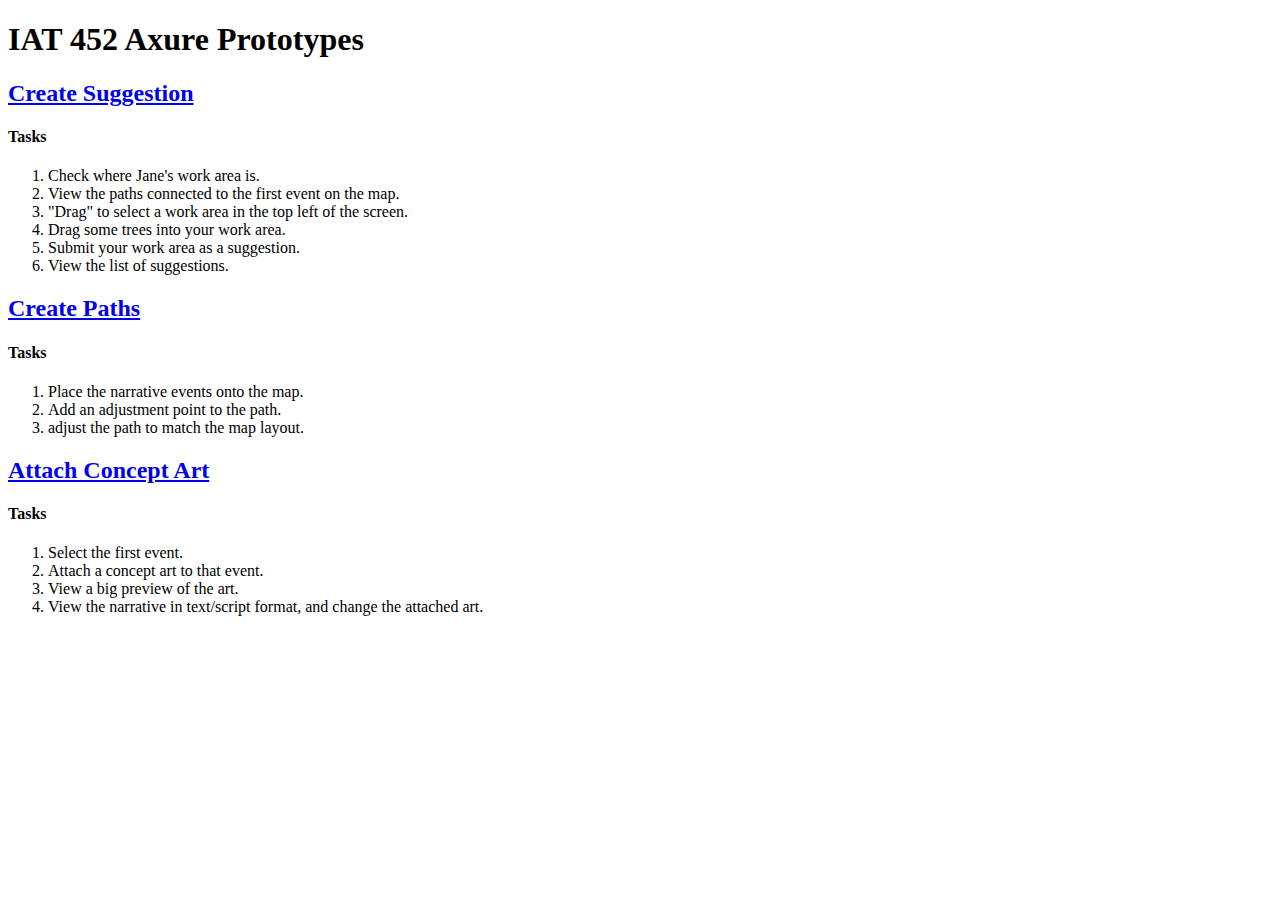
<file: index.html>
<!DOCTYPE html>
<html lang="en">
<head>
  <meta charset="UTF-8">
  <title>IAT 452 Axure Prototypes</title>
  <link rel="stylesheet" href="http://yui.yahooapis.com/pure/0.6.0/pure-min.css">
</head>
<body>
  <h1>IAT 452 Axure Prototypes</h1>
  <h2><a href="create-suggestion">Create Suggestion</a></h2>
  <h4>Tasks</h4>
  <ol>
    <li>Check where Jane's work area is.</li>
    <li>View the paths connected to the first event on the map.</li>
    <li>"Drag" to select a work area in the top left of the screen.</li>
    <li>Drag some trees into your work area.</li>
    <li>Submit your work area as a suggestion.</li>
    <li>View the list of suggestions.</li>
  </ol>

  <h2><a href="create-paths">Create Paths</a></h2>
  <h4>Tasks</h4>
  <ol>
    <li>Place the narrative events onto the map.</li>
    <li>Add an adjustment point to the path.</li>
    <li>adjust the path to match the map layout.</li>
  </ol>

  <h2><a href="attach-art-prototype">Attach Concept Art</a></h2>
  <h4>Tasks</h4>
  <ol>
    <li>Select the first event.</li>
    <li>Attach a concept art to that event.</li>
    <li>View a big preview of the art.</li>
    <li>View the narrative in text/script format, and change the attached art.</li>
  </ol>
</body>
</html>
</file>
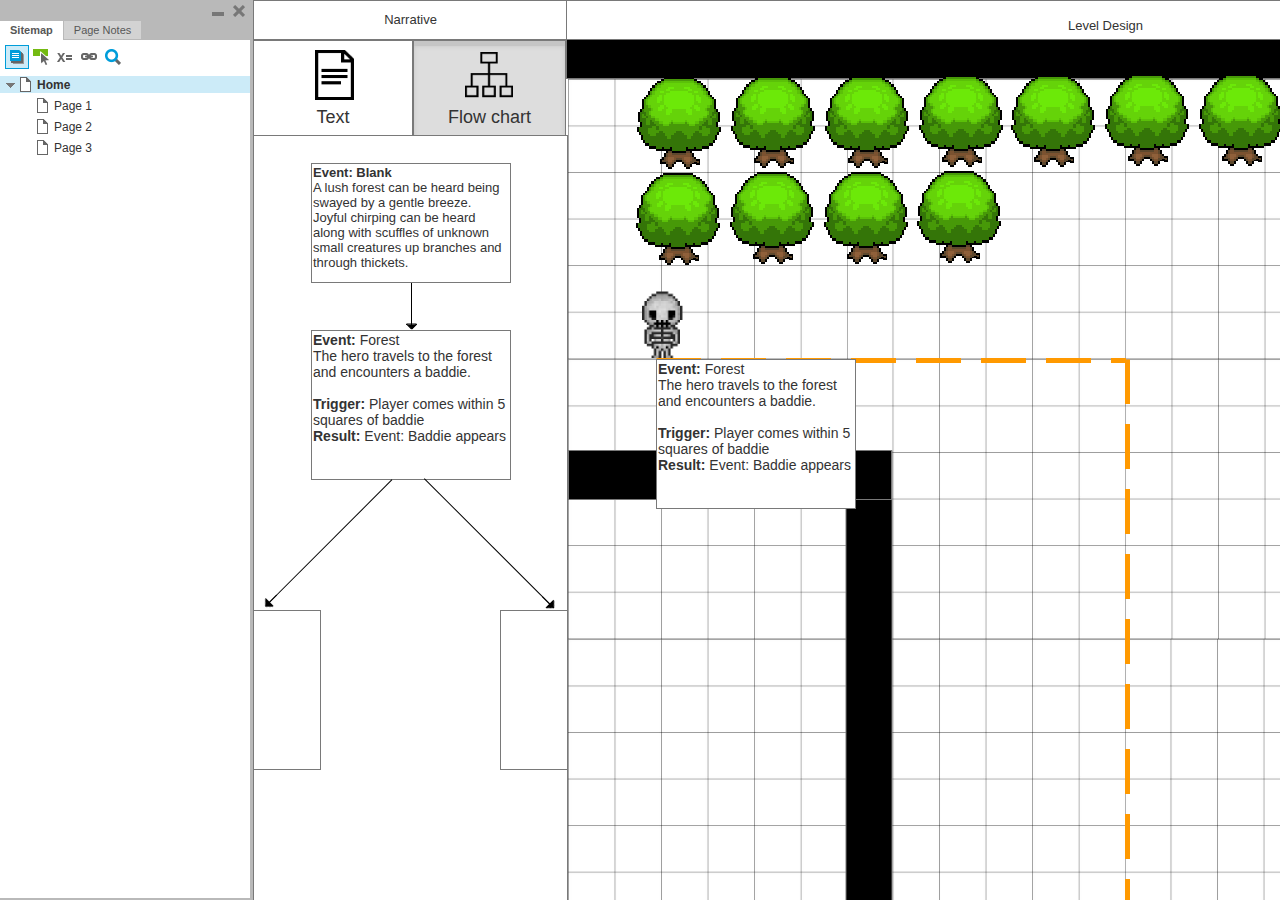
<file: attach-art-prototype/index.html>
﻿<!DOCTYPE html>
<html xmlns="http://www.w3.org/1999/xhtml" xml:lang="en" lang="en">
<head>
    <title>Untitled Document</title>
    <meta http-equiv="X-UA-Compatible" content="IE=edge"/>
    <meta http-equiv="content-type" content="text/html; charset=utf-8" />
    <link type="text/css" href="resources/css/reset.css" rel="Stylesheet" />
    <link type="text/css" href="resources/css/default.css" rel="Stylesheet" />

    <script type="text/javascript">
        if (location.href.toString().indexOf('file://localhost/') == 0) {
            location.href = location.href.toString().replace('file://localhost/', 'file:///');
        }
    </script>

    <script type="text/javascript" src="resources/scripts/jquery-1.7.1.min.js"></script>
    <script type="text/javascript" src="resources/scripts/player/splitter.js"></script>
    <script type="text/javascript" src="resources/scripts/axutils.js"></script>
    <script type="text/javascript" src="resources/scripts/player/axplayer.js"></script>
    <script type="text/javascript" src="resources/scripts/messagecenter.js"></script>
    <script type="text/javascript" src="data/document.js"></script>
    <style type="text/css">

#outerContainer {
	width:1000px;
	height:1500px;
}

.vsplitbar {
	width: 3px;
	background: #B9B9B9;
}

#rightPanel {
    background-color: White;
}

#leftPanel {
    /*min-width: 190px;*/
}

.splitterMask {
   position:absolute;
   top: 0;
   left: 0;
   width: 100%;
   height: 100%;
   overflow: hidden;
   background-image: url(resources/images/transparent.gif);
   z-index: 20000;
}


    </style>
    <script type="text/javascript" language="JavaScript"><!--
        // isolate scope
        (function() {
            setUpController();

            var configuration = $axure.document.configuration;
            var _settings = {};
            _settings.projectId = configuration.prototypeId;
            _settings.isAxshare = configuration.isAxshare;
            _settings.loadFeedbackPlugin = configuration.loadFeedbackPlugin;
            _settings.startCollapsed = HashString("c") == "1";
            if(HashString("c") == "2") closePlayer();

            $axure.player.settings = _settings;

            $(window).bind('load', function() {
                if(CHROME_5_LOCAL && !$('body').attr('pluginDetected')) {
                    window.location = 'resources/chrome/chrome.html';
                }
            });

            $(document).ready(function() {
                $axure.page.bind('load.start', mainFrame_onload);
                $axure.messageCenter.addMessageListener(messageCenter_message);

                if($axure.player.settings.loadFeedbackPlugin) {
                    if($axure.player.settings.isAxshare) {
                        $axure.utils.loadJS('/Scripts/plugins/feedback/feedback.js');
                    } else {
                        $axure.utils.loadJS('http://share.axure.com/Scripts/plugins/feedback/feedback.js');
                    }
                }

                if(navigator.userAgent.indexOf("MSIE") >= 0) $('#outerContainer').width('100%');
                initialize();
                if($axure.player.settings.startCollapsed) $('#outerContainer').splitter({ sizeLeft: 0 });
                else $('#outerContainer').splitter({ sizeLeft: 250 });
                $('#leftPanel').width(250);

                $(window).resize(function() { resizeContent(); });

                $('#maximizePanelContainer').hide();

                initializeLogo();

                $(window).resize();
                resizeContent();
                //wait for ie to get to a good state and resize
                if(IE && BROWSER_VERSION == "6.0") setTimeout(function() { $('#outerContainer').trigger('resize'); }, 30);

                if($axure.player.settings.startCollapsed) {
                    collapse();
                    $('#leftPanel').width(0);
                }
            });
        })();

        var lastLeftPanelWidth = 250;

        function messageCenter_message(message, data) {
            if(message == 'expandFrame') expand();
        }

        function resizeContent() {
            var newHeight = $(window).height();
            var newWidth = $(window).width();

            var controlContainerHeight = newHeight - 42;
            if($('#interfaceControlFrameLogoContainer').is(':visible')) controlContainerHeight -= $('#interfaceControlFrameLogoContainer').height() + 16;

            $('#outerContainer').height(newHeight).width(newWidth);
            $('.vsplitbar').height(newHeight);
            $('#leftPanel').height(newHeight);
            $('#interfaceControlFrame').height(newHeight);
            $('#interfaceControlFrameContainer').height(controlContainerHeight);

            $('#rightPanel').height(newHeight);
            $('#mainFrame').height(newHeight);

            if($('#leftPanel').is(':visible')) $('#rightPanel').width($(window).width() - $('#leftPanel').width() - $('.vsplitbar').width());
            else $('#rightPanel').width($(window).width());
        }

        function closePlayer() {
            if($axure.page.location) window.location.href = $axure.page.location;
            else {
                var pageFile = getInitialUrl();
                var currentLocation = window.location.toString();
                window.location.href = currentLocation.substr(0, currentLocation.lastIndexOf("/") + 1) + pageFile;
            }
        }

        function replaceHash(newHash) {
            var currentLocWithoutHash = window.location.toString().split('#')[0];

            //We use replace so that every hash change doesn't get appended to the history stack.
            //We use replaceState in browsers that support it, else replace the location
            if (typeof window.history.replaceState != 'undefined') {
                window.history.replaceState(null, null, currentLocWithoutHash + newHash);
            } else {
                window.location.replace(currentLocWithoutHash + newHash);
            }
        }

        function collapse() {
            var currentHash = window.location.hash;
            //If the collapse hash string var isn't present and set to 1, insert it
            if (currentHash.indexOf('#c=1') == -1 && currentHash.indexOf('&c=1') == -1) {
                var hashToSet = '';

                var varIndex = currentHash.indexOf('#c=');
                if (varIndex == -1) varIndex = currentHash.indexOf('&c=');
                if (varIndex != -1) {
                    var newHash = currentHash.substring(0, varIndex);

                    newHash = newHash == '' ? '#c=1' : newHash + '&c=1';

                    var ampIndex = currentHash.indexOf('&', varIndex + 1);
                    if (ampIndex != -1) {
                        newHash = newHash + currentHash.substring(ampIndex);
                    }
                    hashToSet = newHash;
                } else if (currentHash.indexOf('#') != -1) {
                    hashToSet = currentHash + '&c=1';
                } else {
                    hashToSet = '#c=1';
                }

                if (hashToSet != '') {
                    replaceHash(hashToSet);
                }
            }

            $('#maximizePanelContainer').show();
            lastLeftPanelWidth = $('#leftPanel').width();
            $('#leftPanel').hide();
            $('.vsplitbar').hide();
            $('#rightPanel').width($(window).width());
            $(window).resize();
            $('#outerContainer').trigger('resize');
        }

        function expand() {
            var currentHash = self.location.hash;
            var varIndex = currentHash.indexOf('&c=');
            if (varIndex == -1) varIndex = currentHash.indexOf('#c=');
            //If the collapse hash string var is present, remove it
            if (varIndex != -1) {
                var newHash = currentHash.substring(0, varIndex);

                var ampIndex = currentHash.indexOf('&', varIndex + 1);
                if (ampIndex != -1) {
                    newHash = newHash == '' ? '#' + currentHash.substring(ampIndex + 1) : newHash + currentHash.substring(ampIndex);
                }

                replaceHash(newHash);
            }

            $('#maximizePanelContainer').hide();
            $('#leftPanel').width(lastLeftPanelWidth);
            $('#leftPanel').show();
            $('.vsplitbar').show();
            $('#rightPanel').width($(window).width() - $('#leftPanel').width() - $('.vsplitbar').width());
            $(window).resize();
            $('#outerContainer').trigger('resize');
        }

        function initialize() {
            var legacyQString = QueryString("Page");
            if (legacyQString.length > 0) {
                location.href = location.href.substring(0, location.href.indexOf("?")) + "#p=" + legacyQString;
                return;
            }

            var mainFrame = document.getElementById("mainFrame");
            mainFrame.contentWindow.location.href = getInitialUrl();
        }
        
        function getInitialUrl() {
            var pageName = HashString("p");
            if(pageName.length > 0) return pageName + ".html";
            else {
                var url = getFirstPageUrl($axure.document.sitemap.rootNodes);
                return (url ? url : "about:blank");
            }
        }

        function getFirstPageUrl(nodes) {
            for (var i = 0; i < nodes.length; i++) {
                var node = nodes[i];
                if (node.url) return node.url;
                else {
                    var hasChildren = (node.children && node.children.length > 0);
                    if (hasChildren) {
                        var url = getFirstPageUrl(node.children);
                        if (url) return url;
                    }
                }
            }
            return null;
        }

        function initializeLogo() {
            if($axure.document.configuration.logoImagePath) {
                $('#interfaceControlFrameLogoImageContainer').html('<img id="logoImage" src="" />');
                $('#logoImage').attr('src', $axure.document.configuration.logoImagePath).load(function() { resizeContent(); });
                $('#interfaceControlFrameMinimizeContainer').css('background-color', '#FFFFFF');
            } else $('#interfaceControlFrameLogoImageContainer').hide();

            if ($axure.document.configuration.logoImageCaption) {
                $('#interfaceControlFrameLogoCaptionContainer').html($axure.document.configuration.logoImageCaption);
                $('#interfaceControlFrameMinimizeContainer').css('background-color', '#FFFFFF');
            } else $('#interfaceControlFrameLogoCaptionContainer').hide();

            if(!$('#interfaceControlFrameLogoImageContainer').is(':visible') && !$('#interfaceControlFrameLogoCaptionContainer').is(':visible')) {
                $('#interfaceControlFrameLogoContainer').hide();
            }
        }

        function mainFrame_onload() {
            if($axure.page.pageName) document.title = $axure.page.pageName;
        }

        function QueryString(query) {
            var qstring = self.location.href.split("?");
            if(qstring.length < 2) return "";
            return GetParameter(qstring, query);
        }
        
        function GetParameter(qstring, query) {
            var prms = qstring[1].split("&");
            var frmelements = new Array();
            var currprmeter, querystr = "";

            for(var i = 0; i < prms.length; i++) {
                currprmeter = prms[i].split("=");
                frmelements[i] = new Array();
                frmelements[i][0] = currprmeter[0];
                frmelements[i][1] = currprmeter[1];
            }

            for(j = 0; j < frmelements.length; j++) {
                if(frmelements[j][0].toLowerCase() == query.toLowerCase()) {
                    querystr = frmelements[j][1];
                    break;
                }
            }
            return querystr;
        }
        
        function HashString(query) {
            var qstring = self.location.href.split("#");
            if(qstring.length < 2) return "";
            return GetParameter(qstring, query);
        }

    --></script>

    <link type="text/css" rel="Stylesheet" href="plugins/sitemap/styles/sitemap.css" />
    <script type="text/javascript" src="plugins/sitemap/sitemap.js"></script>
    <link type="text/css" rel="Stylesheet" href="plugins/page_notes/styles/page_notes.css" />
    <script type="text/javascript" src="plugins/page_notes/page_notes.js"></script>

</head>
<body scroll="no">
    <div id="outerContainer">

        <div id="leftPanel">
            <div id="interfaceControlFrame">
                <div id="interfaceControlFrameMinimizeContainer">
                    <a title="Minimize" id="interfaceControlFrameMinimizeButton" onclick="collapse();">&nbsp;</a>
                    <div id="interfaceControlFrameCloseContainer">
                        <a title="Close" id="interfaceControlFrameCloseButton" onclick="closePlayer();">&nbsp;</a>
                    </div>
                </div>
                <div id="interfaceControlFrameLogoContainer">
                    <div id="interfaceControlFrameLogoImageContainer"></div>
                    <div id="interfaceControlFrameLogoCaptionContainer"></div>
                </div>
                <div id="interfaceControlFrameHeaderContainer">
                    <ul id="interfaceControlFrameHeader">
                    </ul>
                </div>
                <div id="interfaceControlFrameContainer">
                </div>
            </div>
        </div>
        <div id="rightPanel">
            <iframe id="mainFrame" name="mainFrame" width="100%" height="100%" src="" frameborder="0" style="display: block;"></iframe>
        </div>

    </div>

    <div id="maximizePanelContainer">
        <iframe id="expandFrame" src="resources/expand.html" width="100%" height="100%" scrolling="no" allowtransparency="true" frameborder="0"></iframe>
    </div>

</body>
</html>
</file>
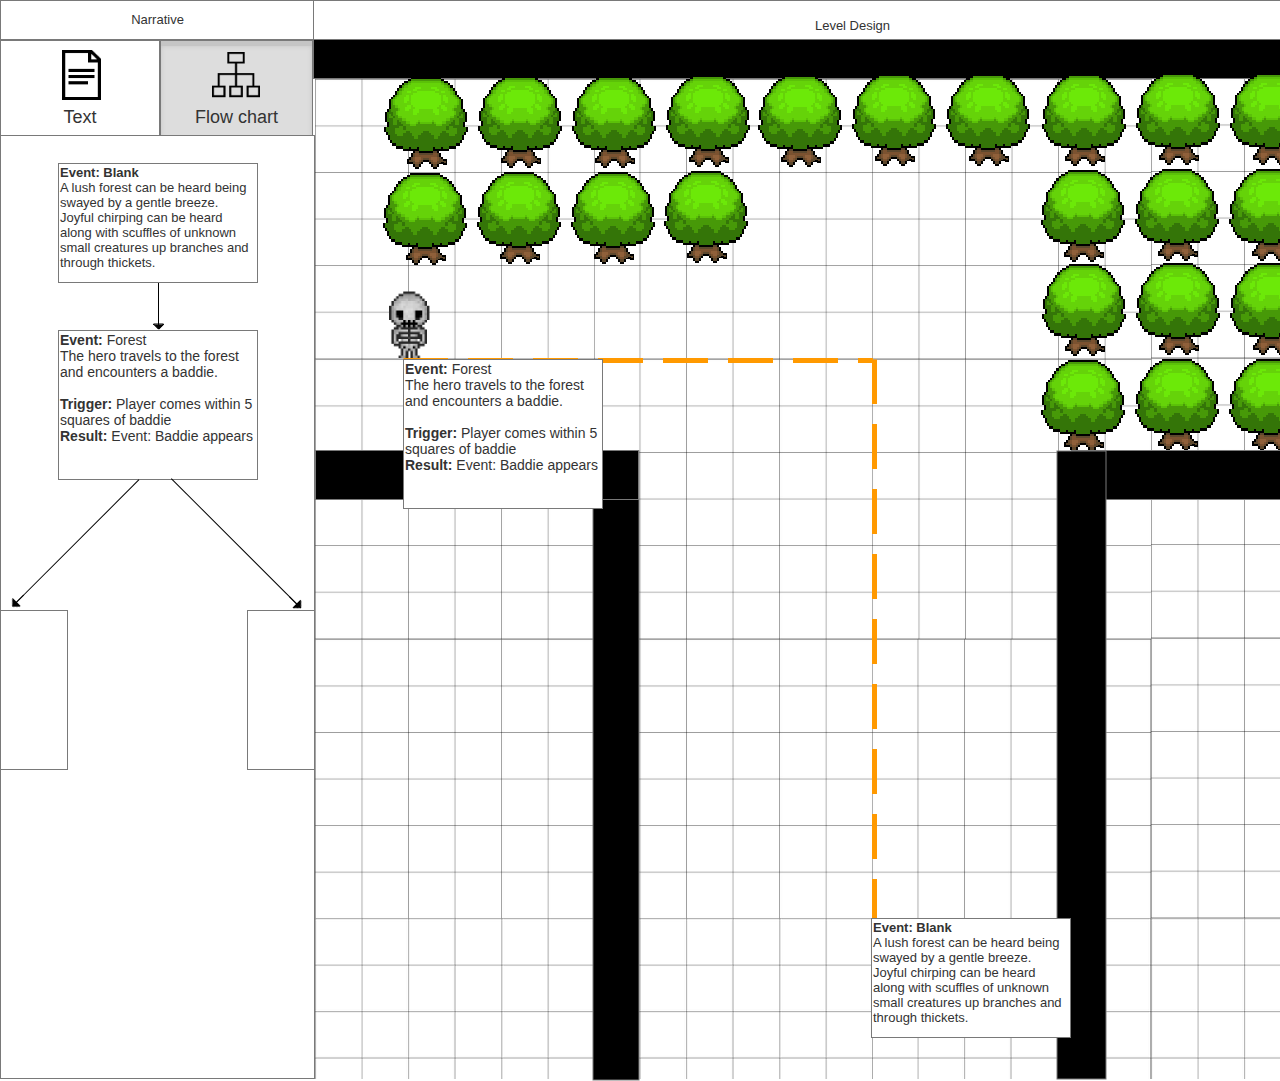
<file: attach-art-prototype/home.html>
﻿<!DOCTYPE html>
<html>
  <head>
    <title>Home</title>
    <meta http-equiv="X-UA-Compatible" content="IE=edge"/>
    <meta http-equiv="content-type" content="text/html; charset=utf-8"/>
    <meta name="apple-mobile-web-app-capable" content="yes"/>
    <link href="resources/css/jquery-ui-themes.css" type="text/css" rel="stylesheet"/>
    <link href="resources/css/axure_rp_page.css" type="text/css" rel="stylesheet"/>
    <link href="data/styles.css" type="text/css" rel="stylesheet"/>
    <link href="files/home/styles.css" type="text/css" rel="stylesheet"/>
    <script src="resources/scripts/jquery-1.7.1.min.js"></script>
    <script src="resources/scripts/jquery-ui-1.8.10.custom.min.js"></script>
    <script src="resources/scripts/axure/axQuery.js"></script>
    <script src="resources/scripts/axure/globals.js"></script>
    <script src="resources/scripts/axutils.js"></script>
    <script src="resources/scripts/axure/annotation.js"></script>
    <script src="resources/scripts/axure/axQuery.std.js"></script>
    <script src="resources/scripts/axure/doc.js"></script>
    <script src="data/document.js"></script>
    <script src="resources/scripts/messagecenter.js"></script>
    <script src="resources/scripts/axure/events.js"></script>
    <script src="resources/scripts/axure/action.js"></script>
    <script src="resources/scripts/axure/expr.js"></script>
    <script src="resources/scripts/axure/geometry.js"></script>
    <script src="resources/scripts/axure/flyout.js"></script>
    <script src="resources/scripts/axure/ie.js"></script>
    <script src="resources/scripts/axure/model.js"></script>
    <script src="resources/scripts/axure/repeater.js"></script>
    <script src="resources/scripts/axure/sto.js"></script>
    <script src="resources/scripts/axure/utils.temp.js"></script>
    <script src="resources/scripts/axure/variables.js"></script>
    <script src="resources/scripts/axure/drag.js"></script>
    <script src="resources/scripts/axure/move.js"></script>
    <script src="resources/scripts/axure/visibility.js"></script>
    <script src="resources/scripts/axure/style.js"></script>
    <script src="resources/scripts/axure/adaptive.js"></script>
    <script src="resources/scripts/axure/tree.js"></script>
    <script src="resources/scripts/axure/init.temp.js"></script>
    <script src="files/home/data.js"></script>
    <script src="resources/scripts/axure/legacy.js"></script>
    <script src="resources/scripts/axure/viewer.js"></script>
    <script type="text/javascript">
      $axure.utils.getTransparentGifPath = function() { return 'resources/images/transparent.gif'; };
      $axure.utils.getOtherPath = function() { return 'resources/Other.html'; };
      $axure.utils.getReloadPath = function() { return 'resources/reload.html'; };
    </script>
  </head>
  <body>
    <div id="base" class="">

      <!-- Unnamed (Image) -->
      <div id="u0" class="ax_image">
        <img id="u0_img" class="img " src="images/home/u0.jpg"/>
        <!-- Unnamed () -->
        <div id="u1" class="text">
          <p><span></span></p>
        </div>
      </div>

      <!-- Unnamed (Image) -->
      <div id="u2" class="ax_image">
        <img id="u2_img" class="img " src="images/home/u0.jpg"/>
        <!-- Unnamed () -->
        <div id="u3" class="text">
          <p><span></span></p>
        </div>
      </div>

      <!-- Unnamed (Image) -->
      <div id="u4" class="ax_image">
        <img id="u4_img" class="img " src="images/home/u0.jpg"/>
        <!-- Unnamed () -->
        <div id="u5" class="text">
          <p><span></span></p>
        </div>
      </div>

      <!-- Unnamed (Image) -->
      <div id="u6" class="ax_image">
        <img id="u6_img" class="img " src="images/home/u0.jpg"/>
        <!-- Unnamed () -->
        <div id="u7" class="text">
          <p><span></span></p>
        </div>
      </div>

      <!-- Unnamed (Image) -->
      <div id="u8" class="ax_image">
        <img id="u8_img" class="img " src="images/home/u8.png"/>
        <!-- Unnamed () -->
        <div id="u9" class="text">
          <p><span></span></p>
        </div>
      </div>

      <!-- Unnamed (Image) -->
      <div id="u10" class="ax_image">
        <img id="u10_img" class="img " src="images/home/u8.png"/>
        <!-- Unnamed () -->
        <div id="u11" class="text">
          <p><span></span></p>
        </div>
      </div>

      <!-- Unnamed (Image) -->
      <div id="u12" class="ax_image">
        <img id="u12_img" class="img " src="images/home/u8.png"/>
        <!-- Unnamed () -->
        <div id="u13" class="text">
          <p><span></span></p>
        </div>
      </div>

      <!-- Unnamed (Image) -->
      <div id="u14" class="ax_image">
        <img id="u14_img" class="img " src="images/home/u8.png"/>
        <!-- Unnamed () -->
        <div id="u15" class="text">
          <p><span></span></p>
        </div>
      </div>

      <!-- Unnamed (Image) -->
      <div id="u16" class="ax_image">
        <img id="u16_img" class="img " src="images/home/u8.png"/>
        <!-- Unnamed () -->
        <div id="u17" class="text">
          <p><span></span></p>
        </div>
      </div>

      <!-- Unnamed (Image) -->
      <div id="u18" class="ax_image">
        <img id="u18_img" class="img " src="images/home/u8.png"/>
        <!-- Unnamed () -->
        <div id="u19" class="text">
          <p><span></span></p>
        </div>
      </div>

      <!-- Unnamed (Image) -->
      <div id="u20" class="ax_image">
        <img id="u20_img" class="img " src="images/home/u8.png"/>
        <!-- Unnamed () -->
        <div id="u21" class="text">
          <p><span></span></p>
        </div>
      </div>

      <!-- Unnamed (Image) -->
      <div id="u22" class="ax_image">
        <img id="u22_img" class="img " src="images/home/u8.png"/>
        <!-- Unnamed () -->
        <div id="u23" class="text">
          <p><span></span></p>
        </div>
      </div>

      <!-- Unnamed (Image) -->
      <div id="u24" class="ax_image">
        <img id="u24_img" class="img " src="images/home/u8.png"/>
        <!-- Unnamed () -->
        <div id="u25" class="text">
          <p><span></span></p>
        </div>
      </div>

      <!-- Unnamed (Image) -->
      <div id="u26" class="ax_image">
        <img id="u26_img" class="img " src="images/home/u8.png"/>
        <!-- Unnamed () -->
        <div id="u27" class="text">
          <p><span></span></p>
        </div>
      </div>

      <!-- suggestTab (Dynamic Panel) -->
      <div id="u28" class="ax_dynamic_panel" data-label="suggestTab">
        <div id="u28_state0" class="panel_state" data-label="State2">
          <div id="u28_state0_content" class="panel_state_content">

            <!-- Unnamed (Shape) -->
            <div id="u29" class="ax_shape">
              <img id="u29_img" class="img " src="images/home/u29.png"/>
              <!-- Unnamed () -->
              <div id="u30" class="text">
                <p><span>Suggest</span></p>
              </div>
            </div>
          </div>
        </div>
        <div id="u28_state1" class="panel_state" data-label="State1">
          <div id="u28_state1_content" class="panel_state_content">

            <!-- Unnamed (Shape) -->
            <div id="u31" class="ax_shape">
              <img id="u31_img" class="img " src="images/home/u31.png"/>
              <!-- Unnamed () -->
              <div id="u32" class="text">
                <p><span>Suggest</span></p>
              </div>
            </div>

            <!-- Unnamed (Image) -->
            <div id="u33" class="ax_image">
              <img id="u33_img" class="img " src="images/home/u33.png"/>
              <!-- Unnamed () -->
              <div id="u34" class="text">
                <p><span></span></p>
              </div>
            </div>
          </div>
        </div>
      </div>

      <!-- editTab (Dynamic Panel) -->
      <div id="u35" class="ax_dynamic_panel" data-label="editTab">
        <div id="u35_state0" class="panel_state" data-label="State1">
          <div id="u35_state0_content" class="panel_state_content">

            <!-- Unnamed (Shape) -->
            <div id="u36" class="ax_shape">
              <img id="u36_img" class="img " src="images/home/u36.png"/>
              <!-- Unnamed () -->
              <div id="u37" class="text">
                <p><span>Edit</span></p>
              </div>
            </div>
          </div>
        </div>
        <div id="u35_state1" class="panel_state" data-label="State2">
          <div id="u35_state1_content" class="panel_state_content">

            <!-- Unnamed (Shape) -->
            <div id="u38" class="ax_shape">
              <img id="u38_img" class="img " src="images/home/u38.png"/>
              <!-- Unnamed () -->
              <div id="u39" class="text">
                <p><span>Edit</span></p>
              </div>
            </div>
          </div>
        </div>
      </div>

      <!-- Unnamed (Shape) -->
      <div id="u40" class="ax_shape">
        <img id="u40_img" class="img " src="images/home/u40.png"/>
        <!-- Unnamed () -->
        <div id="u41" class="text">
          <p><span></span></p>
        </div>
      </div>

      <!-- Unnamed (Image) -->
      <div id="u42" class="ax_image">
        <img id="u42_img" class="img " src="images/home/u0.jpg"/>
        <!-- Unnamed () -->
        <div id="u43" class="text">
          <p><span></span></p>
        </div>
      </div>

      <!-- Unnamed (Image) -->
      <div id="u44" class="ax_image">
        <img id="u44_img" class="img " src="images/home/u0.jpg"/>
        <!-- Unnamed () -->
        <div id="u45" class="text">
          <p><span></span></p>
        </div>
      </div>

      <!-- Unnamed (Image) -->
      <div id="u46" class="ax_image">
        <img id="u46_img" class="img " src="images/home/u0.jpg"/>
        <!-- Unnamed () -->
        <div id="u47" class="text">
          <p><span></span></p>
        </div>
      </div>

      <!-- Unnamed (Image) -->
      <div id="u48" class="ax_image">
        <img id="u48_img" class="img " src="images/home/u0.jpg"/>
        <!-- Unnamed () -->
        <div id="u49" class="text">
          <p><span></span></p>
        </div>
      </div>

      <!-- Unnamed (Image) -->
      <div id="u50" class="ax_image">
        <img id="u50_img" class="img " src="images/home/u50.png"/>
        <!-- Unnamed () -->
        <div id="u51" class="text">
          <p><span></span></p>
        </div>
      </div>

      <!-- Unnamed (Image) -->
      <div id="u52" class="ax_image">
        <img id="u52_img" class="img " src="images/home/u0.jpg"/>
        <!-- Unnamed () -->
        <div id="u53" class="text">
          <p><span></span></p>
        </div>
      </div>

      <!-- Unnamed (Image) -->
      <div id="u54" class="ax_image">
        <img id="u54_img" class="img " src="images/home/u0.jpg"/>
        <!-- Unnamed () -->
        <div id="u55" class="text">
          <p><span></span></p>
        </div>
      </div>

      <!-- Unnamed (Image) -->
      <div id="u56" class="ax_image">
        <img id="u56_img" class="img " src="images/home/u50.png"/>
        <!-- Unnamed () -->
        <div id="u57" class="text">
          <p><span></span></p>
        </div>
      </div>

      <!-- Unnamed (Image) -->
      <div id="u58" class="ax_image">
        <img id="u58_img" class="img " src="images/home/u0.jpg"/>
        <!-- Unnamed () -->
        <div id="u59" class="text">
          <p><span></span></p>
        </div>
      </div>

      <!-- Unnamed (Image) -->
      <div id="u60" class="ax_image">
        <img id="u60_img" class="img " src="images/home/u50.png"/>
        <!-- Unnamed () -->
        <div id="u61" class="text">
          <p><span></span></p>
        </div>
      </div>

      <!-- Unnamed (Shape) -->
      <div id="u62" class="ax_shape">
        <img id="u62_img" class="img " src="images/home/u29.png"/>
        <!-- Unnamed () -->
        <div id="u63" class="text">
          <p><span>History</span></p>
        </div>
      </div>

      <!-- Unnamed (Shape) -->
      <div id="u64" class="ax_shape">
        <img id="u64_img" class="img " src="images/home/u29.png"/>
        <!-- Unnamed () -->
        <div id="u65" class="text">
          <p><span>Settings</span></p>
        </div>
      </div>

      <!-- Unnamed (Text Area) -->
      <div id="u66" class="ax_text_area">
        <textarea id="u66_input" readonly>Bob Hey!
Tom: Hello
Jane: Good morning~</textarea>
      </div>

      <!-- Unnamed (Text Field) -->
      <div id="u67" class="ax_text_field">
        <input id="u67_input" type="text" value="Type your message"/>
      </div>

      <!-- Unnamed (Shape) -->
      <div id="u68" class="ax_shape">
        <img id="u68_img" class="img " src="images/home/u68.png"/>
        <!-- Unnamed () -->
        <div id="u69" class="text">
          <p><span>Send</span></p>
        </div>
      </div>

      <!-- Unnamed (Shape) -->
      <div id="u70" class="ax_shape">
        <img id="u70_img" class="img " src="images/home/u70.png"/>
        <!-- Unnamed () -->
        <div id="u71" class="text">
          <p><span>Narrative</span></p>
        </div>
      </div>

      <!-- text tab (Dynamic Panel) -->
      <div id="u72" class="ax_dynamic_panel" data-label="text tab">
        <div id="u72_state0" class="panel_state" data-label="unselected">
          <div id="u72_state0_content" class="panel_state_content">

            <!-- Unnamed (Shape) -->
            <div id="u73" class="ax_shape">
              <img id="u73_img" class="img " src="images/home/u73.png"/>
              <!-- Unnamed () -->
              <div id="u74" class="text">
                <p><span>Text</span></p>
              </div>
            </div>

            <!-- Unnamed (Image) -->
            <div id="u75" class="ax_image">
              <img id="u75_img" class="img " src="images/home/u75.png"/>
              <!-- Unnamed () -->
              <div id="u76" class="text">
                <p><span></span></p>
              </div>
            </div>
          </div>
        </div>
        <div id="u72_state1" class="panel_state" data-label="selected">
          <div id="u72_state1_content" class="panel_state_content">

            <!-- Unnamed (Shape) -->
            <div id="u77" class="ax_shape">
              <img id="u77_img" class="img " src="images/home/u77.png"/>
              <!-- Unnamed () -->
              <div id="u78" class="text">
                <p><span>Text</span></p>
              </div>
            </div>

            <!-- Unnamed (Image) -->
            <div id="u79" class="ax_image">
              <img id="u79_img" class="img " src="images/home/u75.png"/>
              <!-- Unnamed () -->
              <div id="u80" class="text">
                <p><span></span></p>
              </div>
            </div>
          </div>
        </div>
      </div>

      <!-- flow tab (Dynamic Panel) -->
      <div id="u81" class="ax_dynamic_panel" data-label="flow tab">
        <div id="u81_state0" class="panel_state" data-label="selected">
          <div id="u81_state0_content" class="panel_state_content">

            <!-- Unnamed (Shape) -->
            <div id="u82" class="ax_shape">
              <img id="u82_img" class="img " src="images/home/u82.png"/>
              <!-- Unnamed () -->
              <div id="u83" class="text">
                <p><span>Flow chart</span></p>
              </div>
            </div>

            <!-- Unnamed (Image) -->
            <div id="u84" class="ax_image">
              <img id="u84_img" class="img " src="images/home/u84.png"/>
              <!-- Unnamed () -->
              <div id="u85" class="text">
                <p><span></span></p>
              </div>
            </div>
          </div>
        </div>
        <div id="u81_state1" class="panel_state" data-label="unselected">
          <div id="u81_state1_content" class="panel_state_content">

            <!-- Unnamed (Shape) -->
            <div id="u86" class="ax_shape">
              <img id="u86_img" class="img " src="images/home/u86.png"/>
              <!-- Unnamed () -->
              <div id="u87" class="text">
                <p><span>Flow chart</span></p>
              </div>
            </div>

            <!-- Unnamed (Image) -->
            <div id="u88" class="ax_image">
              <img id="u88_img" class="img " src="images/home/u84.png"/>
              <!-- Unnamed () -->
              <div id="u89" class="text">
                <p><span></span></p>
              </div>
            </div>
          </div>
        </div>
      </div>

      <!-- Unnamed (Image) -->
      <div id="u90" class="ax_image">
        <img id="u90_img" class="img " src="images/home/u90.png"/>
        <!-- Unnamed () -->
        <div id="u91" class="text">
          <p><span></span></p>
        </div>
      </div>

      <!-- Unnamed (Image) -->
      <div id="u92" class="ax_image">
        <img id="u92_img" class="img " src="images/home/u92.png"/>
        <!-- Unnamed () -->
        <div id="u93" class="text">
          <p><span></span></p>
        </div>
      </div>

      <!-- Unnamed (Image) -->
      <div id="u94" class="ax_image">
        <img id="u94_img" class="img " src="images/home/u94.png"/>
        <!-- Unnamed () -->
        <div id="u95" class="text">
          <p><span></span></p>
        </div>
      </div>

      <!-- Unnamed (Image) -->
      <div id="u96" class="ax_image">
        <img id="u96_img" class="img " src="images/home/u96.png"/>
        <!-- Unnamed () -->
        <div id="u97" class="text">
          <p><span></span></p>
        </div>
      </div>

      <!-- Unnamed (Shape) -->
      <div id="u98" class="ax_shape">
        <img id="u98_img" class="img " src="images/home/u98.png"/>
        <!-- Unnamed () -->
        <div id="u99" class="text">
          <p><span>Level Design</span></p>
        </div>
      </div>

      <!-- Unnamed (Shape) -->
      <div id="u100" class="ax_shape">
        <img id="u100_img" class="img " src="images/home/u100.png"/>
        <!-- Unnamed () -->
        <div id="u101" class="text">
          <p><span style="font-family:'Arial-BoldMT', 'Arial Bold', 'Arial';font-weight:700;">Event: </span><span style="font-family:'ArialMT', 'Arial';font-weight:400;">Forest<br>The hero travels to the forest and encounters a baddie.</span></p><p><span style="font-family:'ArialMT', 'Arial';font-weight:400;">&nbsp;</span></p><p><span style="font-family:'Arial-BoldMT', 'Arial Bold', 'Arial';font-weight:700;">Trigger:</span><span style="font-family:'ArialMT', 'Arial';font-weight:400;"> Player comes within 5 squares of baddie</span></p><p><span style="font-family:'Arial-BoldMT', 'Arial Bold', 'Arial';font-weight:700;">Result: </span><span style="font-family:'ArialMT', 'Arial';font-weight:400;">Event: Baddie appears</span></p>
        </div>
      </div>

      <!-- Unnamed (Vertical Line) -->
      <div id="u102" class="ax_vertical_line">
        <img id="u102_start" class="img " src="resources/images/transparent.gif" alt="u102_start"/>
        <img id="u102_end" class="img " src="images/home/u102_end.png" alt="u102_end"/>
        <img id="u102_line" class="img " src="images/home/u102_line.png" alt="u102_line"/>
      </div>

      <!-- Unnamed (Shape) -->
      <div id="u103" class="ax_shape">
        <img id="u103_img" class="img " src="images/home/u103.png"/>
        <!-- Unnamed () -->
        <div id="u104" class="text">
          <p><span></span></p>
        </div>
      </div>

      <!-- Unnamed (Shape) -->
      <div id="u105" class="ax_shape">
        <img id="u105_img" class="img " src="images/home/u103.png"/>
        <!-- Unnamed () -->
        <div id="u106" class="text">
          <p><span></span></p>
        </div>
      </div>

      <!-- Unnamed (Vertical Line) -->
      <div id="u107" class="ax_vertical_line">
        <img id="u107_start" class="img " src="resources/images/transparent.gif" alt="u107_start"/>
        <img id="u107_end" class="img " src="images/home/u107_end.png" alt="u107_end"/>
        <img id="u107_line" class="img " src="images/home/u107_line.png" alt="u107_line"/>
      </div>

      <!-- Unnamed (Vertical Line) -->
      <div id="u108" class="ax_vertical_line">
        <img id="u108_start" class="img " src="resources/images/transparent.gif" alt="u108_start"/>
        <img id="u108_end" class="img " src="images/home/u107_end.png" alt="u108_end"/>
        <img id="u108_line" class="img " src="images/home/u108_line.png" alt="u108_line"/>
      </div>

      <!-- Unnamed (Shape) -->
      <div id="u109" class="ax_shape">
        <img id="u109_img" class="img " src="images/home/u109.png"/>
        <!-- Unnamed () -->
        <div id="u110" class="text">
          <p><span></span></p>
        </div>
      </div>

      <!-- Unnamed (Shape) -->
      <div id="u111" class="ax_shape">
        <img id="u111_img" class="img " src="images/home/u111.png"/>
        <!-- Unnamed () -->
        <div id="u112" class="text">
          <p><span></span></p>
        </div>
      </div>

      <!-- Unnamed (Shape) -->
      <div id="u113" class="ax_shape">
        <img id="u113_img" class="img " src="images/home/u113.png"/>
        <!-- Unnamed () -->
        <div id="u114" class="text">
          <p><span></span></p>
        </div>
      </div>

      <!-- Unnamed (Image) -->
      <div id="u115" class="ax_image">
        <img id="u115_img" class="img " src="images/home/u0.jpg"/>
        <!-- Unnamed () -->
        <div id="u116" class="text">
          <p><span></span></p>
        </div>
      </div>

      <!-- Unnamed (Image) -->
      <div id="u117" class="ax_image">
        <img id="u117_img" class="img " src="images/home/u50.png"/>
        <!-- Unnamed () -->
        <div id="u118" class="text">
          <p><span></span></p>
        </div>
      </div>

      <!-- Unnamed (Shape) -->
      <div id="u119" class="ax_shape">
        <img id="u119_img" class="img " src="images/home/u119.png"/>
        <!-- Unnamed () -->
        <div id="u120" class="text">
          <p><span>Submit changes</span></p>
        </div>
      </div>

      <!-- Unnamed (Shape) -->
      <div id="u121" class="ax_shape">
        <img id="u121_img" class="img " src="images/home/u121.png"/>
        <!-- Unnamed () -->
        <div id="u122" class="text">
          <p><span></span></p>
        </div>
      </div>

      <!-- Unnamed (Shape) -->
      <div id="u123" class="ax_shape">
        <img id="u123_img" class="img " src="images/home/u123.png"/>
        <!-- Unnamed () -->
        <div id="u124" class="text">
          <p><span></span></p>
        </div>
      </div>

      <!-- Unnamed (Shape) -->
      <div id="u125" class="ax_shape">
        <img id="u125_img" class="img " src="images/home/u125.png"/>
        <!-- Unnamed () -->
        <div id="u126" class="text">
          <p><span></span></p>
        </div>
      </div>

      <!-- Unnamed (Image) -->
      <div id="u127" class="ax_image">
        <img id="u127_img" class="img " src="images/home/u8.png"/>
        <!-- Unnamed () -->
        <div id="u128" class="text">
          <p><span></span></p>
        </div>
      </div>

      <!-- Unnamed (Image) -->
      <div id="u129" class="ax_image">
        <img id="u129_img" class="img " src="images/home/u8.png"/>
        <!-- Unnamed () -->
        <div id="u130" class="text">
          <p><span></span></p>
        </div>
      </div>

      <!-- Unnamed (Image) -->
      <div id="u131" class="ax_image">
        <img id="u131_img" class="img " src="images/home/u8.png"/>
        <!-- Unnamed () -->
        <div id="u132" class="text">
          <p><span></span></p>
        </div>
      </div>

      <!-- Unnamed (Image) -->
      <div id="u133" class="ax_image">
        <img id="u133_img" class="img " src="images/home/u8.png"/>
        <!-- Unnamed () -->
        <div id="u134" class="text">
          <p><span></span></p>
        </div>
      </div>

      <!-- Unnamed (Image) -->
      <div id="u135" class="ax_image">
        <img id="u135_img" class="img " src="images/home/u8.png"/>
        <!-- Unnamed () -->
        <div id="u136" class="text">
          <p><span></span></p>
        </div>
      </div>

      <!-- Unnamed (Image) -->
      <div id="u137" class="ax_image">
        <img id="u137_img" class="img " src="images/home/u8.png"/>
        <!-- Unnamed () -->
        <div id="u138" class="text">
          <p><span></span></p>
        </div>
      </div>

      <!-- Unnamed (Image) -->
      <div id="u139" class="ax_image">
        <img id="u139_img" class="img " src="images/home/u8.png"/>
        <!-- Unnamed () -->
        <div id="u140" class="text">
          <p><span></span></p>
        </div>
      </div>

      <!-- Unnamed (Image) -->
      <div id="u141" class="ax_image">
        <img id="u141_img" class="img " src="images/home/u8.png"/>
        <!-- Unnamed () -->
        <div id="u142" class="text">
          <p><span></span></p>
        </div>
      </div>

      <!-- Unnamed (Image) -->
      <div id="u143" class="ax_image">
        <img id="u143_img" class="img " src="images/home/u8.png"/>
        <!-- Unnamed () -->
        <div id="u144" class="text">
          <p><span></span></p>
        </div>
      </div>

      <!-- Unnamed (Image) -->
      <div id="u145" class="ax_image">
        <img id="u145_img" class="img " src="images/home/u8.png"/>
        <!-- Unnamed () -->
        <div id="u146" class="text">
          <p><span></span></p>
        </div>
      </div>

      <!-- Unnamed (Image) -->
      <div id="u147" class="ax_image">
        <img id="u147_img" class="img " src="images/home/u8.png"/>
        <!-- Unnamed () -->
        <div id="u148" class="text">
          <p><span></span></p>
        </div>
      </div>

      <!-- Unnamed (Image) -->
      <div id="u149" class="ax_image">
        <img id="u149_img" class="img " src="images/home/u8.png"/>
        <!-- Unnamed () -->
        <div id="u150" class="text">
          <p><span></span></p>
        </div>
      </div>

      <!-- Unnamed (Image) -->
      <div id="u151" class="ax_image">
        <img id="u151_img" class="img " src="images/home/u8.png"/>
        <!-- Unnamed () -->
        <div id="u152" class="text">
          <p><span></span></p>
        </div>
      </div>

      <!-- Unnamed (Image) -->
      <div id="u153" class="ax_image">
        <img id="u153_img" class="img " src="images/home/u8.png"/>
        <!-- Unnamed () -->
        <div id="u154" class="text">
          <p><span></span></p>
        </div>
      </div>

      <!-- Unnamed (Image) -->
      <div id="u155" class="ax_image">
        <img id="u155_img" class="img " src="images/home/u8.png"/>
        <!-- Unnamed () -->
        <div id="u156" class="text">
          <p><span></span></p>
        </div>
      </div>

      <!-- Unnamed (Image) -->
      <div id="u157" class="ax_image">
        <img id="u157_img" class="img " src="images/home/u8.png"/>
        <!-- Unnamed () -->
        <div id="u158" class="text">
          <p><span></span></p>
        </div>
      </div>

      <!-- Unnamed (Image) -->
      <div id="u159" class="ax_image">
        <img id="u159_img" class="img " src="images/home/u8.png"/>
        <!-- Unnamed () -->
        <div id="u160" class="text">
          <p><span></span></p>
        </div>
      </div>

      <!-- adjusted line seg 2 (Vertical Line) -->
      <div id="u161" class="ax_vertical_line" data-label="adjusted line seg 2">
        <img id="u161_start" class="img " src="resources/images/transparent.gif" alt="u161_start"/>
        <img id="u161_end" class="img " src="resources/images/transparent.gif" alt="u161_end"/>
        <img id="u161_line" class="img " src="images/home/adjusted_line_seg_2_u161_line.png" alt="u161_line"/>
      </div>

      <!-- adjusted line seg 1 (Horizontal Line) -->
      <div id="u162" class="ax_horizontal_line" data-label="adjusted line seg 1">
        <img id="u162_start" class="img " src="resources/images/transparent.gif" alt="u162_start"/>
        <img id="u162_end" class="img " src="resources/images/transparent.gif" alt="u162_end"/>
        <img id="u162_line" class="img " src="images/home/adjusted_line_seg_1_u162_line.png" alt="u162_line"/>
      </div>

      <!-- lil circle (Shape) -->
      <div id="u163" class="ax_shape" data-label="lil circle">
        <img id="u163_img" class="img " src="images/home/lil_circle_u163.png"/>
        <!-- Unnamed () -->
        <div id="u164" class="text">
          <p><span></span></p>
        </div>
      </div>

      <!-- Unnamed (Image) -->
      <div id="u165" class="ax_image">
        <img id="u165_img" class="img " src="images/home/u165.png"/>
        <!-- Unnamed () -->
        <div id="u166" class="text">
          <p><span></span></p>
        </div>
      </div>

      <!-- flowchart event 1 (Dynamic Panel) -->
      <div id="u167" class="ax_dynamic_panel" data-label="flowchart event 1">
        <div id="u167_state0" class="panel_state" data-label="State1">
          <div id="u167_state0_content" class="panel_state_content">

            <!-- Unnamed (Shape) -->
            <div id="u168" class="ax_shape">
              <img id="u168_img" class="img " src="images/home/u168.png"/>
              <!-- Unnamed () -->
              <div id="u169" class="text">
                <p><span style="font-family:'Arial-BoldMT', 'Arial Bold', 'Arial';font-weight:700;">Event: Blank</span><span style="font-family:'ArialMT', 'Arial';font-weight:400;"><br>A lush forest can be heard being swayed by a gentle breeze.<br>Joyful chirping can be heard along with scuffles of unknown small creatures up branches and through thickets.</span></p>
              </div>
            </div>
          </div>
        </div>
        <div id="u167_state1" class="panel_state" data-label="selected">
          <div id="u167_state1_content" class="panel_state_content">

            <!-- Unnamed (Shape) -->
            <div id="u170" class="ax_shape">
              <img id="u170_img" class="img " src="images/home/u170.png"/>
              <!-- Unnamed () -->
              <div id="u171" class="text">
                <p><span style="font-family:'Arial-BoldMT', 'Arial Bold', 'Arial';font-weight:700;">Event: Blank</span><span style="font-family:'ArialMT', 'Arial';font-weight:400;"><br></span><span style="font-family:'ArialMT', 'Arial';font-weight:400;">A lush forest can be heard being swayed by a gentle breeze.</span><span style="font-family:'ArialMT', 'Arial';font-weight:400;"><br></span><span style="font-family:'ArialMT', 'Arial';font-weight:400;">Joyful chirping can be heard along with scuffles of unknown small creatures up branches and through thickets.</span></p>
              </div>
            </div>

            <!-- Unnamed (Shape) -->
            <div id="u172" class="ax_shape">
              <img id="u172_img" class="img " src="images/home/u172.png"/>
              <!-- Unnamed () -->
              <div id="u173" class="text">
                <p><span>Attach artwork</span></p>
              </div>
            </div>
          </div>
        </div>
        <div id="u167_state2" class="panel_state" data-label="selected with forest art">
          <div id="u167_state2_content" class="panel_state_content">

            <!-- Unnamed (Image) -->
            <div id="u174" class="ax_image">
              <img id="u174_img" class="img " src="images/home/u174.png"/>
              <!-- Unnamed () -->
              <div id="u175" class="text">
                <p><span></span></p>
              </div>
            </div>

            <!-- Unnamed (Shape) -->
            <div id="u176" class="ax_shape">
              <img id="u176_img" class="img " src="images/home/u170.png"/>
              <!-- Unnamed () -->
              <div id="u177" class="text">
                <p><span style="font-family:'Arial-BoldMT', 'Arial Bold', 'Arial';font-weight:700;">Event: Blank</span><span style="font-family:'ArialMT', 'Arial';font-weight:400;"><br>A lush forest can be heard being swayed by a gentle breeze.<br>Joyful chirping can be heard along with scuffles of unknown small creatures up branches and through thickets.</span></p>
              </div>
            </div>

            <!-- Unnamed (Shape) -->
            <div id="u178" class="ax_shape">
              <img id="u178_img" class="img " src="images/home/u172.png"/>
              <!-- Unnamed () -->
              <div id="u179" class="text">
                <p><span>View/change artwork</span></p>
              </div>
            </div>
          </div>
        </div>
        <div id="u167_state3" class="panel_state" data-label="selected with mountain art">
          <div id="u167_state3_content" class="panel_state_content">

            <!-- Unnamed (Image) -->
            <div id="u180" class="ax_image">
              <img id="u180_img" class="img " src="images/home/u180.png"/>
              <!-- Unnamed () -->
              <div id="u181" class="text">
                <p><span></span></p>
              </div>
            </div>

            <!-- Unnamed (Shape) -->
            <div id="u182" class="ax_shape">
              <img id="u182_img" class="img " src="images/home/u170.png"/>
              <!-- Unnamed () -->
              <div id="u183" class="text">
                <p><span style="font-family:'Arial-BoldMT', 'Arial Bold', 'Arial';font-weight:700;">Event: Blank</span><span style="font-family:'ArialMT', 'Arial';font-weight:400;"><br>A lush forest can be heard being swayed by a gentle breeze.<br>Joyful chirping can be heard along with scuffles of unknown small creatures up branches and through thickets.</span></p>
              </div>
            </div>

            <!-- Unnamed (Shape) -->
            <div id="u184" class="ax_shape">
              <img id="u184_img" class="img " src="images/home/u172.png"/>
              <!-- Unnamed () -->
              <div id="u185" class="text">
                <p><span>View/change artwork</span></p>
              </div>
            </div>
          </div>
        </div>
      </div>

      <!-- Unnamed (Shape) -->
      <div id="u186" class="ax_shape">
        <img id="u186_img" class="img " src="images/home/u100.png"/>
        <!-- Unnamed () -->
        <div id="u187" class="text">
          <p><span style="font-family:'Arial-BoldMT', 'Arial Bold', 'Arial';font-weight:700;">Event: </span><span style="font-family:'ArialMT', 'Arial';font-weight:400;">Forest<br>The hero travels to the forest and encounters a baddie.</span></p><p><span style="font-family:'ArialMT', 'Arial';font-weight:400;">&nbsp;</span></p><p><span style="font-family:'Arial-BoldMT', 'Arial Bold', 'Arial';font-weight:700;">Trigger:</span><span style="font-family:'ArialMT', 'Arial';font-weight:400;"> Player comes within 5 squares of baddie</span></p><p><span style="font-family:'Arial-BoldMT', 'Arial Bold', 'Arial';font-weight:700;">Result: </span><span style="font-family:'ArialMT', 'Arial';font-weight:400;">Event: Baddie appears</span></p>
        </div>
      </div>

      <!-- attach artwork modal (Dynamic Panel) -->
      <div id="u188" class="ax_dynamic_panel" data-label="attach artwork modal">
        <div id="u188_state0" class="panel_state" data-label="State1">
          <div id="u188_state0_content" class="panel_state_content">

            <!-- Unnamed (Shape) -->
            <div id="u189" class="ax_shape">
              <img id="u189_img" class="img " src="images/home/u189.png"/>
              <!-- Unnamed () -->
              <div id="u190" class="text">
                <p><span></span></p>
              </div>
            </div>

            <!-- Unnamed (Shape) -->
            <div id="u191" class="ax_paragraph">
              <img id="u191_img" class="img " src="resources/images/transparent.gif"/>
              <!-- Unnamed () -->
              <div id="u192" class="text">
                <p><span>Select or upload artwork to attach to this event</span></p>
              </div>
            </div>

            <!-- Unnamed (Inline Frame) -->
            <div id="u193" class="ax_inline_frame">
              <iframe id="u193_input" scrolling="yes" frameborder="1"></iframe>
            </div>

            <!-- forest art in modal (Dynamic Panel) -->
            <div id="u194" class="ax_dynamic_panel" data-label="forest art in modal">
              <div id="u194_state0" class="panel_state" data-label="State1">
                <div id="u194_state0_content" class="panel_state_content">

                  <!-- Unnamed (Image) -->
                  <div id="u195" class="ax_image">
                    <img id="u195_img" class="img " src="images/home/u195.jpg"/>
                    <!-- Unnamed () -->
                    <div id="u196" class="text">
                      <p><span></span></p>
                    </div>
                  </div>
                </div>
              </div>
              <div id="u194_state1" class="panel_state" data-label="State2">
                <div id="u194_state1_content" class="panel_state_content">

                  <!-- Unnamed (Image) -->
                  <div id="u197" class="ax_image">
                    <img id="u197_img" class="img " src="images/home/u197.png"/>
                    <!-- Unnamed () -->
                    <div id="u198" class="text">
                      <p><span></span></p>
                    </div>
                  </div>
                </div>
              </div>
            </div>

            <!-- mountain art in modal (Dynamic Panel) -->
            <div id="u199" class="ax_dynamic_panel" data-label="mountain art in modal">
              <div id="u199_state0" class="panel_state" data-label="State1">
                <div id="u199_state0_content" class="panel_state_content">

                  <!-- Unnamed (Image) -->
                  <div id="u200" class="ax_image">
                    <img id="u200_img" class="img " src="images/home/u200.jpg"/>
                    <!-- Unnamed () -->
                    <div id="u201" class="text">
                      <p><span></span></p>
                    </div>
                  </div>
                </div>
              </div>
              <div id="u199_state1" class="panel_state" data-label="selected">
                <div id="u199_state1_content" class="panel_state_content">

                  <!-- Unnamed (Image) -->
                  <div id="u202" class="ax_image">
                    <img id="u202_img" class="img " src="images/home/u202.png"/>
                    <!-- Unnamed () -->
                    <div id="u203" class="text">
                      <p><span></span></p>
                    </div>
                  </div>
                </div>
              </div>
            </div>

            <!-- Unnamed (Image) -->
            <div id="u204" class="ax_image">
              <img id="u204_img" class="img " src="images/home/u204.png"/>
              <!-- Unnamed () -->
              <div id="u205" class="text">
                <p><span></span></p>
              </div>
            </div>

            <!-- Unnamed (Image) -->
            <div id="u206" class="ax_image">
              <img id="u206_img" class="img " src="images/home/u206.png"/>
              <!-- Unnamed () -->
              <div id="u207" class="text">
                <p><span></span></p>
              </div>
            </div>

            <!-- Unnamed (Shape) -->
            <div id="u208" class="ax_shape">
              <img id="u208_img" class="img " src="images/home/u208.png"/>
              <!-- Unnamed () -->
              <div id="u209" class="text">
                <p><span></span></p>
              </div>
            </div>

            <!-- Unnamed (Shape) -->
            <div id="u210" class="ax_shape">
              <img id="u210_img" class="img " src="images/home/u210.png"/>
              <!-- Unnamed () -->
              <div id="u211" class="text">
                <p><span>Cancel</span></p>
              </div>
            </div>

            <!-- attach button (Dynamic Panel) -->
            <div id="u212" class="ax_dynamic_panel" data-label="attach button">
              <div id="u212_state0" class="panel_state" data-label="disabled">
                <div id="u212_state0_content" class="panel_state_content">

                  <!-- Unnamed (Shape) -->
                  <div id="u213" class="ax_shape">
                    <img id="u213_img" class="img " src="images/home/u213.png"/>
                    <!-- Unnamed () -->
                    <div id="u214" class="text">
                      <p><span>Attach</span></p>
                    </div>
                  </div>
                </div>
              </div>
              <div id="u212_state1" class="panel_state" data-label="active">
                <div id="u212_state1_content" class="panel_state_content">

                  <!-- Unnamed (Shape) -->
                  <div id="u215" class="ax_shape">
                    <img id="u215_img" class="img " src="images/home/u215.png"/>
                    <!-- Unnamed () -->
                    <div id="u216" class="text">
                      <p><span>Attach</span></p>
                    </div>
                  </div>
                </div>
              </div>
            </div>
          </div>
        </div>
      </div>

      <!-- flowchart event 1 on map (Dynamic Panel) -->
      <div id="u217" class="ax_dynamic_panel" data-label="flowchart event 1 on map">
        <div id="u217_state0" class="panel_state" data-label="State1">
          <div id="u217_state0_content" class="panel_state_content">

            <!-- Unnamed (Shape) -->
            <div id="u218" class="ax_shape">
              <img id="u218_img" class="img " src="images/home/u168.png"/>
              <!-- Unnamed () -->
              <div id="u219" class="text">
                <p><span style="font-family:'Arial-BoldMT', 'Arial Bold', 'Arial';font-weight:700;">Event: Blank</span><span style="font-family:'ArialMT', 'Arial';font-weight:400;"><br></span><span style="font-family:'ArialMT', 'Arial';font-weight:400;">A lush forest can be heard being swayed by a gentle breeze.</span><span style="font-family:'ArialMT', 'Arial';font-weight:400;"><br></span><span style="font-family:'ArialMT', 'Arial';font-weight:400;">Joyful chirping can be heard along with scuffles of unknown small creatures up branches and through thickets.</span></p>
              </div>
            </div>
          </div>
        </div>
        <div id="u217_state1" class="panel_state" data-label="selected">
          <div id="u217_state1_content" class="panel_state_content">

            <!-- Unnamed (Shape) -->
            <div id="u220" class="ax_shape">
              <img id="u220_img" class="img " src="images/home/u170.png"/>
              <!-- Unnamed () -->
              <div id="u221" class="text">
                <p><span style="font-family:'Arial-BoldMT', 'Arial Bold', 'Arial';font-weight:700;">Event: Blank</span><span style="font-family:'ArialMT', 'Arial';font-weight:400;"><br></span><span style="font-family:'ArialMT', 'Arial';font-weight:400;">A lush forest can be heard being swayed by a gentle breeze.</span><span style="font-family:'ArialMT', 'Arial';font-weight:400;"><br></span><span style="font-family:'ArialMT', 'Arial';font-weight:400;">Joyful chirping can be heard along with scuffles of unknown small creatures up branches and through thickets.</span></p>
              </div>
            </div>

            <!-- Unnamed (Shape) -->
            <div id="u222" class="ax_shape">
              <img id="u222_img" class="img " src="images/home/u172.png"/>
              <!-- Unnamed () -->
              <div id="u223" class="text">
                <p><span>Attach artwork</span></p>
              </div>
            </div>
          </div>
        </div>
        <div id="u217_state2" class="panel_state" data-label="selected with forest art">
          <div id="u217_state2_content" class="panel_state_content">

            <!-- Unnamed (Image) -->
            <div id="u224" class="ax_image">
              <img id="u224_img" class="img " src="images/home/u174.png"/>
              <!-- Unnamed () -->
              <div id="u225" class="text">
                <p><span></span></p>
              </div>
            </div>

            <!-- Unnamed (Shape) -->
            <div id="u226" class="ax_shape">
              <img id="u226_img" class="img " src="images/home/u170.png"/>
              <!-- Unnamed () -->
              <div id="u227" class="text">
                <p><span style="font-family:'Arial-BoldMT', 'Arial Bold', 'Arial';font-weight:700;">Event: Blank</span><span style="font-family:'ArialMT', 'Arial';font-weight:400;"><br>A lush forest can be heard being swayed by a gentle breeze.<br>Joyful chirping can be heard along with scuffles of unknown small creatures up branches and through thickets.</span></p>
              </div>
            </div>

            <!-- Unnamed (Shape) -->
            <div id="u228" class="ax_shape">
              <img id="u228_img" class="img " src="images/home/u172.png"/>
              <!-- Unnamed () -->
              <div id="u229" class="text">
                <p><span>View/change artwork</span></p>
              </div>
            </div>
          </div>
        </div>
        <div id="u217_state3" class="panel_state" data-label="selected with mountain art">
          <div id="u217_state3_content" class="panel_state_content">

            <!-- Unnamed (Image) -->
            <div id="u230" class="ax_image">
              <img id="u230_img" class="img " src="images/home/u180.png"/>
              <!-- Unnamed () -->
              <div id="u231" class="text">
                <p><span></span></p>
              </div>
            </div>

            <!-- Unnamed (Shape) -->
            <div id="u232" class="ax_shape">
              <img id="u232_img" class="img " src="images/home/u170.png"/>
              <!-- Unnamed () -->
              <div id="u233" class="text">
                <p><span style="font-family:'Arial-BoldMT', 'Arial Bold', 'Arial';font-weight:700;">Event: Blank</span><span style="font-family:'ArialMT', 'Arial';font-weight:400;"><br>A lush forest can be heard being swayed by a gentle breeze.<br>Joyful chirping can be heard along with scuffles of unknown small creatures up branches and through thickets.</span></p>
              </div>
            </div>

            <!-- Unnamed (Shape) -->
            <div id="u234" class="ax_shape">
              <img id="u234_img" class="img " src="images/home/u172.png"/>
              <!-- Unnamed () -->
              <div id="u235" class="text">
                <p><span>View/change artwork</span></p>
              </div>
            </div>
          </div>
        </div>
      </div>

      <!-- huge image preview (Dynamic Panel) -->
      <div id="u236" class="ax_dynamic_panel" data-label="huge image preview">
        <div id="u236_state0" class="panel_state" data-label="forest preview">
          <div id="u236_state0_content" class="panel_state_content">

            <!-- Unnamed (Image) -->
            <div id="u237" class="ax_image">
              <img id="u237_img" class="img " src="images/home/u195.jpg"/>
              <!-- Unnamed () -->
              <div id="u238" class="text">
                <p><span></span></p>
              </div>
            </div>

            <!-- Unnamed (Shape) -->
            <div id="u239" class="ax_shape">
              <img id="u239_img" class="img " src="images/home/u239.png"/>
              <!-- Unnamed () -->
              <div id="u240" class="text">
                <p><span>Cancel</span></p>
              </div>
            </div>

            <!-- Unnamed (Shape) -->
            <div id="u241" class="ax_shape">
              <img id="u241_img" class="img " src="images/home/u239.png"/>
              <!-- Unnamed () -->
              <div id="u242" class="text">
                <p><span>Change Artwork</span></p>
              </div>
            </div>
          </div>
        </div>
        <div id="u236_state1" class="panel_state" data-label="mountain preview">
          <div id="u236_state1_content" class="panel_state_content">

            <!-- Unnamed (Image) -->
            <div id="u243" class="ax_image">
              <img id="u243_img" class="img " src="images/home/u200.jpg"/>
              <!-- Unnamed () -->
              <div id="u244" class="text">
                <p><span></span></p>
              </div>
            </div>

            <!-- Unnamed (Shape) -->
            <div id="u245" class="ax_shape">
              <img id="u245_img" class="img " src="images/home/u239.png"/>
              <!-- Unnamed () -->
              <div id="u246" class="text">
                <p><span>Cancel</span></p>
              </div>
            </div>

            <!-- Unnamed (Shape) -->
            <div id="u247" class="ax_shape">
              <img id="u247_img" class="img " src="images/home/u239.png"/>
              <!-- Unnamed () -->
              <div id="u248" class="text">
                <p><span>Change Artwork</span></p>
              </div>
            </div>
          </div>
        </div>
      </div>

      <!-- textPanelContent (Shape) -->
      <div id="u249" class="ax_shape" data-label="textPanelContent">
        <img id="u249_img" class="img " src="images/home/u40.png"/>
        <!-- Unnamed () -->
        <div id="u250" class="text">
          <p style="font-size:13px;"><span style="font-family:'ArialMT', 'Arial';font-weight:400;font-size:13px;text-decoration:underline;color:#FF6600;">A lush forest can be heard being swayed by a gentle breeze. Joyful chirping can be heard along with scuffles of unknown small creatures up branches and through thickets.</span><span style="font-family:'ArialMT', 'Arial';font-weight:400;font-size:13px;color:#333333;"></span></p><p style="font-size:14px;"><span style="font-family:'ArialMT', 'Arial';font-weight:400;font-size:14px;color:#333333;"><br>The hero then travels to the </span><span style="font-family:'Arial-BoldMT', 'Arial Bold', 'Arial';font-weight:700;font-size:14px;color:#333333;">forest</span><span style="font-family:'ArialMT', 'Arial';font-weight:400;font-size:14px;color:#333333;"> and encounters a baddie.</span></p>
        </div>
      </div>

      <!-- text hover area (Hot Spot) -->
      <div id="u251" class="ax_hot_spot" data-label="text hover area">
      </div>

      <!-- text small image preview (Dynamic Panel) -->
      <div id="u252" class="ax_dynamic_panel" data-label="text small image preview">
        <div id="u252_state0" class="panel_state" data-label="forest preview">
          <div id="u252_state0_content" class="panel_state_content">

            <!-- Unnamed (Image) -->
            <div id="u253" class="ax_image">
              <img id="u253_img" class="img " src="images/home/u195.jpg"/>
              <!-- Unnamed () -->
              <div id="u254" class="text">
                <p><span></span></p>
              </div>
            </div>

            <!-- Unnamed (Shape) -->
            <div id="u255" class="ax_shape">
              <img id="u255_img" class="img " src="images/home/u255.png"/>
              <!-- Unnamed () -->
              <div id="u256" class="text">
                <p><span>Change Artwork</span></p>
              </div>
            </div>
          </div>
        </div>
        <div id="u252_state1" class="panel_state" data-label="mountain preview">
          <div id="u252_state1_content" class="panel_state_content">

            <!-- Unnamed (Image) -->
            <div id="u257" class="ax_image">
              <img id="u257_img" class="img " src="images/home/u200.jpg"/>
              <!-- Unnamed () -->
              <div id="u258" class="text">
                <p><span></span></p>
              </div>
            </div>

            <!-- Unnamed (Shape) -->
            <div id="u259" class="ax_shape">
              <img id="u259_img" class="img " src="images/home/u255.png"/>
              <!-- Unnamed () -->
              <div id="u260" class="text">
                <p><span>Change Artwork</span></p>
              </div>
            </div>
          </div>
        </div>
      </div>
    </div>
  </body>
</html>
</file>
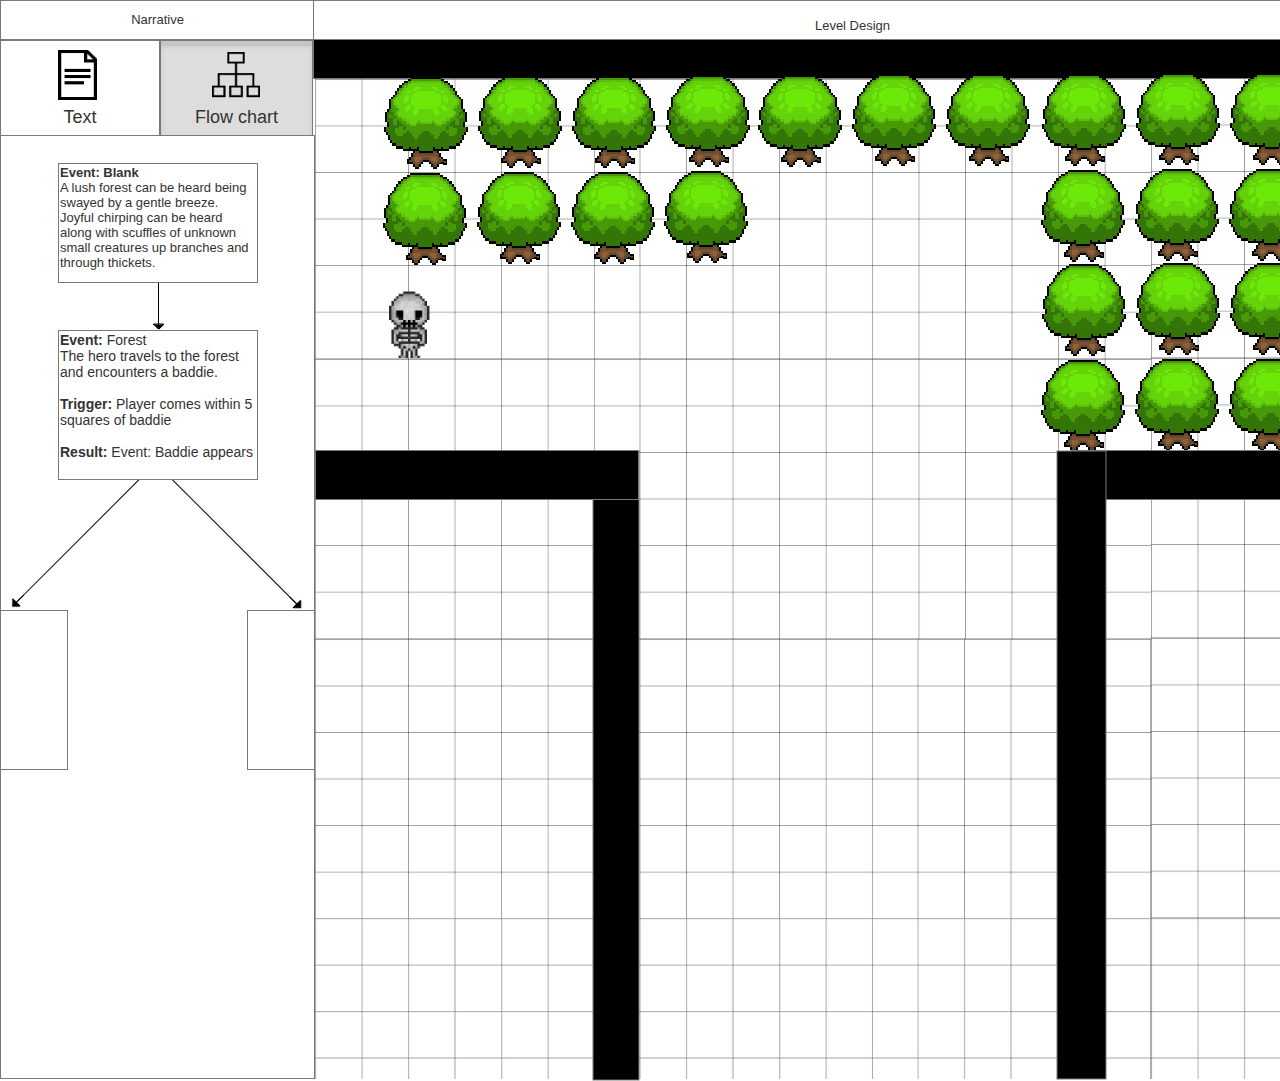
<file: create-paths/home.html>
﻿<!DOCTYPE html>
<html>
  <head>
    <title>Home</title>
    <meta http-equiv="X-UA-Compatible" content="IE=edge"/>
    <meta http-equiv="content-type" content="text/html; charset=utf-8"/>
    <meta name="apple-mobile-web-app-capable" content="yes"/>
    <link href="resources/css/jquery-ui-themes.css" type="text/css" rel="stylesheet"/>
    <link href="resources/css/axure_rp_page.css" type="text/css" rel="stylesheet"/>
    <link href="data/styles.css" type="text/css" rel="stylesheet"/>
    <link href="files/home/styles.css" type="text/css" rel="stylesheet"/>
    <script src="resources/scripts/jquery-1.7.1.min.js"></script>
    <script src="resources/scripts/jquery-ui-1.8.10.custom.min.js"></script>
    <script src="resources/scripts/axure/axQuery.js"></script>
    <script src="resources/scripts/axure/globals.js"></script>
    <script src="resources/scripts/axutils.js"></script>
    <script src="resources/scripts/axure/annotation.js"></script>
    <script src="resources/scripts/axure/axQuery.std.js"></script>
    <script src="resources/scripts/axure/doc.js"></script>
    <script src="data/document.js"></script>
    <script src="resources/scripts/messagecenter.js"></script>
    <script src="resources/scripts/axure/events.js"></script>
    <script src="resources/scripts/axure/action.js"></script>
    <script src="resources/scripts/axure/expr.js"></script>
    <script src="resources/scripts/axure/geometry.js"></script>
    <script src="resources/scripts/axure/flyout.js"></script>
    <script src="resources/scripts/axure/ie.js"></script>
    <script src="resources/scripts/axure/model.js"></script>
    <script src="resources/scripts/axure/repeater.js"></script>
    <script src="resources/scripts/axure/sto.js"></script>
    <script src="resources/scripts/axure/utils.temp.js"></script>
    <script src="resources/scripts/axure/variables.js"></script>
    <script src="resources/scripts/axure/drag.js"></script>
    <script src="resources/scripts/axure/move.js"></script>
    <script src="resources/scripts/axure/visibility.js"></script>
    <script src="resources/scripts/axure/style.js"></script>
    <script src="resources/scripts/axure/adaptive.js"></script>
    <script src="resources/scripts/axure/tree.js"></script>
    <script src="resources/scripts/axure/init.temp.js"></script>
    <script src="files/home/data.js"></script>
    <script src="resources/scripts/axure/legacy.js"></script>
    <script src="resources/scripts/axure/viewer.js"></script>
    <script type="text/javascript">
      $axure.utils.getTransparentGifPath = function() { return 'resources/images/transparent.gif'; };
      $axure.utils.getOtherPath = function() { return 'resources/Other.html'; };
      $axure.utils.getReloadPath = function() { return 'resources/reload.html'; };
    </script>
  </head>
  <body>
    <div id="base" class="">

      <!-- Unnamed (Image) -->
      <div id="u0" class="ax_image">
        <img id="u0_img" class="img " src="images/home/u0.jpg"/>
        <!-- Unnamed () -->
        <div id="u1" class="text">
          <p><span></span></p>
        </div>
      </div>

      <!-- Unnamed (Image) -->
      <div id="u2" class="ax_image">
        <img id="u2_img" class="img " src="images/home/u0.jpg"/>
        <!-- Unnamed () -->
        <div id="u3" class="text">
          <p><span></span></p>
        </div>
      </div>

      <!-- Unnamed (Image) -->
      <div id="u4" class="ax_image">
        <img id="u4_img" class="img " src="images/home/u0.jpg"/>
        <!-- Unnamed () -->
        <div id="u5" class="text">
          <p><span></span></p>
        </div>
      </div>

      <!-- Unnamed (Image) -->
      <div id="u6" class="ax_image">
        <img id="u6_img" class="img " src="images/home/u0.jpg"/>
        <!-- Unnamed () -->
        <div id="u7" class="text">
          <p><span></span></p>
        </div>
      </div>

      <!-- Unnamed (Image) -->
      <div id="u8" class="ax_image">
        <img id="u8_img" class="img " src="images/home/u8.png"/>
        <!-- Unnamed () -->
        <div id="u9" class="text">
          <p><span></span></p>
        </div>
      </div>

      <!-- Unnamed (Image) -->
      <div id="u10" class="ax_image">
        <img id="u10_img" class="img " src="images/home/u8.png"/>
        <!-- Unnamed () -->
        <div id="u11" class="text">
          <p><span></span></p>
        </div>
      </div>

      <!-- Unnamed (Image) -->
      <div id="u12" class="ax_image">
        <img id="u12_img" class="img " src="images/home/u8.png"/>
        <!-- Unnamed () -->
        <div id="u13" class="text">
          <p><span></span></p>
        </div>
      </div>

      <!-- Unnamed (Image) -->
      <div id="u14" class="ax_image">
        <img id="u14_img" class="img " src="images/home/u8.png"/>
        <!-- Unnamed () -->
        <div id="u15" class="text">
          <p><span></span></p>
        </div>
      </div>

      <!-- Unnamed (Image) -->
      <div id="u16" class="ax_image">
        <img id="u16_img" class="img " src="images/home/u8.png"/>
        <!-- Unnamed () -->
        <div id="u17" class="text">
          <p><span></span></p>
        </div>
      </div>

      <!-- Unnamed (Image) -->
      <div id="u18" class="ax_image">
        <img id="u18_img" class="img " src="images/home/u8.png"/>
        <!-- Unnamed () -->
        <div id="u19" class="text">
          <p><span></span></p>
        </div>
      </div>

      <!-- Unnamed (Image) -->
      <div id="u20" class="ax_image">
        <img id="u20_img" class="img " src="images/home/u8.png"/>
        <!-- Unnamed () -->
        <div id="u21" class="text">
          <p><span></span></p>
        </div>
      </div>

      <!-- Unnamed (Image) -->
      <div id="u22" class="ax_image">
        <img id="u22_img" class="img " src="images/home/u8.png"/>
        <!-- Unnamed () -->
        <div id="u23" class="text">
          <p><span></span></p>
        </div>
      </div>

      <!-- Unnamed (Image) -->
      <div id="u24" class="ax_image">
        <img id="u24_img" class="img " src="images/home/u8.png"/>
        <!-- Unnamed () -->
        <div id="u25" class="text">
          <p><span></span></p>
        </div>
      </div>

      <!-- Unnamed (Image) -->
      <div id="u26" class="ax_image">
        <img id="u26_img" class="img " src="images/home/u8.png"/>
        <!-- Unnamed () -->
        <div id="u27" class="text">
          <p><span></span></p>
        </div>
      </div>

      <!-- suggestTab (Dynamic Panel) -->
      <div id="u28" class="ax_dynamic_panel" data-label="suggestTab">
        <div id="u28_state0" class="panel_state" data-label="State2">
          <div id="u28_state0_content" class="panel_state_content">

            <!-- Unnamed (Shape) -->
            <div id="u29" class="ax_shape">
              <img id="u29_img" class="img " src="images/home/u29.png"/>
              <!-- Unnamed () -->
              <div id="u30" class="text">
                <p><span>Suggest</span></p>
              </div>
            </div>
          </div>
        </div>
        <div id="u28_state1" class="panel_state" data-label="State1">
          <div id="u28_state1_content" class="panel_state_content">

            <!-- Unnamed (Shape) -->
            <div id="u31" class="ax_shape">
              <img id="u31_img" class="img " src="images/home/u31.png"/>
              <!-- Unnamed () -->
              <div id="u32" class="text">
                <p><span>Suggest</span></p>
              </div>
            </div>

            <!-- Unnamed (Image) -->
            <div id="u33" class="ax_image">
              <img id="u33_img" class="img " src="images/home/u33.png"/>
              <!-- Unnamed () -->
              <div id="u34" class="text">
                <p><span></span></p>
              </div>
            </div>
          </div>
        </div>
      </div>

      <!-- editTab (Dynamic Panel) -->
      <div id="u35" class="ax_dynamic_panel" data-label="editTab">
        <div id="u35_state0" class="panel_state" data-label="State1">
          <div id="u35_state0_content" class="panel_state_content">

            <!-- Unnamed (Shape) -->
            <div id="u36" class="ax_shape">
              <img id="u36_img" class="img " src="images/home/u36.png"/>
              <!-- Unnamed () -->
              <div id="u37" class="text">
                <p><span>Edit</span></p>
              </div>
            </div>
          </div>
        </div>
        <div id="u35_state1" class="panel_state" data-label="State2">
          <div id="u35_state1_content" class="panel_state_content">

            <!-- Unnamed (Shape) -->
            <div id="u38" class="ax_shape">
              <img id="u38_img" class="img " src="images/home/u38.png"/>
              <!-- Unnamed () -->
              <div id="u39" class="text">
                <p><span>Edit</span></p>
              </div>
            </div>
          </div>
        </div>
      </div>

      <!-- Unnamed (Shape) -->
      <div id="u40" class="ax_shape">
        <img id="u40_img" class="img " src="images/home/u40.png"/>
        <!-- Unnamed () -->
        <div id="u41" class="text">
          <p><span></span></p>
        </div>
      </div>

      <!-- Unnamed (Image) -->
      <div id="u42" class="ax_image">
        <img id="u42_img" class="img " src="images/home/u0.jpg"/>
        <!-- Unnamed () -->
        <div id="u43" class="text">
          <p><span></span></p>
        </div>
      </div>

      <!-- Unnamed (Image) -->
      <div id="u44" class="ax_image">
        <img id="u44_img" class="img " src="images/home/u0.jpg"/>
        <!-- Unnamed () -->
        <div id="u45" class="text">
          <p><span></span></p>
        </div>
      </div>

      <!-- Unnamed (Image) -->
      <div id="u46" class="ax_image">
        <img id="u46_img" class="img " src="images/home/u0.jpg"/>
        <!-- Unnamed () -->
        <div id="u47" class="text">
          <p><span></span></p>
        </div>
      </div>

      <!-- Unnamed (Image) -->
      <div id="u48" class="ax_image">
        <img id="u48_img" class="img " src="images/home/u0.jpg"/>
        <!-- Unnamed () -->
        <div id="u49" class="text">
          <p><span></span></p>
        </div>
      </div>

      <!-- Unnamed (Image) -->
      <div id="u50" class="ax_image">
        <img id="u50_img" class="img " src="images/home/u50.png"/>
        <!-- Unnamed () -->
        <div id="u51" class="text">
          <p><span></span></p>
        </div>
      </div>

      <!-- Unnamed (Image) -->
      <div id="u52" class="ax_image">
        <img id="u52_img" class="img " src="images/home/u0.jpg"/>
        <!-- Unnamed () -->
        <div id="u53" class="text">
          <p><span></span></p>
        </div>
      </div>

      <!-- Unnamed (Image) -->
      <div id="u54" class="ax_image">
        <img id="u54_img" class="img " src="images/home/u0.jpg"/>
        <!-- Unnamed () -->
        <div id="u55" class="text">
          <p><span></span></p>
        </div>
      </div>

      <!-- Unnamed (Image) -->
      <div id="u56" class="ax_image">
        <img id="u56_img" class="img " src="images/home/u50.png"/>
        <!-- Unnamed () -->
        <div id="u57" class="text">
          <p><span></span></p>
        </div>
      </div>

      <!-- Unnamed (Image) -->
      <div id="u58" class="ax_image">
        <img id="u58_img" class="img " src="images/home/u0.jpg"/>
        <!-- Unnamed () -->
        <div id="u59" class="text">
          <p><span></span></p>
        </div>
      </div>

      <!-- Unnamed (Image) -->
      <div id="u60" class="ax_image">
        <img id="u60_img" class="img " src="images/home/u50.png"/>
        <!-- Unnamed () -->
        <div id="u61" class="text">
          <p><span></span></p>
        </div>
      </div>

      <!-- Unnamed (Shape) -->
      <div id="u62" class="ax_shape">
        <img id="u62_img" class="img " src="images/home/u29.png"/>
        <!-- Unnamed () -->
        <div id="u63" class="text">
          <p><span>History</span></p>
        </div>
      </div>

      <!-- Unnamed (Shape) -->
      <div id="u64" class="ax_shape">
        <img id="u64_img" class="img " src="images/home/u29.png"/>
        <!-- Unnamed () -->
        <div id="u65" class="text">
          <p><span>Settings</span></p>
        </div>
      </div>

      <!-- Unnamed (Text Area) -->
      <div id="u66" class="ax_text_area">
        <textarea id="u66_input" readonly>Bob Hey!
Tom: Hello
Jane: Good morning~</textarea>
      </div>

      <!-- Unnamed (Text Field) -->
      <div id="u67" class="ax_text_field">
        <input id="u67_input" type="text" value="Type your message"/>
      </div>

      <!-- Unnamed (Shape) -->
      <div id="u68" class="ax_shape">
        <img id="u68_img" class="img " src="images/home/u68.png"/>
        <!-- Unnamed () -->
        <div id="u69" class="text">
          <p><span>Send</span></p>
        </div>
      </div>

      <!-- Unnamed (Shape) -->
      <div id="u70" class="ax_shape">
        <img id="u70_img" class="img " src="images/home/u70.png"/>
        <!-- Unnamed () -->
        <div id="u71" class="text">
          <p><span>Narrative</span></p>
        </div>
      </div>

      <!-- Unnamed (Shape) -->
      <div id="u72" class="ax_shape">
        <img id="u72_img" class="img " src="images/home/u72.png"/>
        <!-- Unnamed () -->
        <div id="u73" class="text">
          <p><span>Text</span></p>
        </div>
      </div>

      <!-- Unnamed (Shape) -->
      <div id="u74" class="ax_shape">
        <img id="u74_img" class="img " src="images/home/u74.png"/>
        <!-- Unnamed () -->
        <div id="u75" class="text">
          <p><span>Flow chart</span></p>
        </div>
      </div>

      <!-- Unnamed (Image) -->
      <div id="u76" class="ax_image">
        <img id="u76_img" class="img " src="images/home/u76.png"/>
        <!-- Unnamed () -->
        <div id="u77" class="text">
          <p><span></span></p>
        </div>
      </div>

      <!-- Unnamed (Image) -->
      <div id="u78" class="ax_image">
        <img id="u78_img" class="img " src="images/home/u78.png"/>
        <!-- Unnamed () -->
        <div id="u79" class="text">
          <p><span></span></p>
        </div>
      </div>

      <!-- Unnamed (Image) -->
      <div id="u80" class="ax_image">
        <img id="u80_img" class="img " src="images/home/u80.png"/>
        <!-- Unnamed () -->
        <div id="u81" class="text">
          <p><span></span></p>
        </div>
      </div>

      <!-- Unnamed (Image) -->
      <div id="u82" class="ax_image">
        <img id="u82_img" class="img " src="images/home/u82.png"/>
        <!-- Unnamed () -->
        <div id="u83" class="text">
          <p><span></span></p>
        </div>
      </div>

      <!-- Unnamed (Image) -->
      <div id="u84" class="ax_image">
        <img id="u84_img" class="img " src="images/home/u84.png"/>
        <!-- Unnamed () -->
        <div id="u85" class="text">
          <p><span></span></p>
        </div>
      </div>

      <!-- Unnamed (Shape) -->
      <div id="u86" class="ax_shape">
        <img id="u86_img" class="img " src="images/home/u86.png"/>
        <!-- Unnamed () -->
        <div id="u87" class="text">
          <p><span>Level Design</span></p>
        </div>
      </div>

      <!-- Unnamed (Shape) -->
      <div id="u88" class="ax_shape">
        <img id="u88_img" class="img " src="images/home/u88.png"/>
        <!-- Unnamed () -->
        <div id="u89" class="text">
          <p><span style="font-family:'Arial-BoldMT', 'Arial Bold', 'Arial';font-weight:700;">Event: </span><span style="font-family:'ArialMT', 'Arial';font-weight:400;">Forest<br>The hero travels to the forest and encounters a baddie.</span></p><p><span style="font-family:'ArialMT', 'Arial';font-weight:400;">&nbsp;</span></p><p><span style="font-family:'Arial-BoldMT', 'Arial Bold', 'Arial';font-weight:700;">Trigger:</span><span style="font-family:'ArialMT', 'Arial';font-weight:400;"> Player comes within 5 squares of baddie</span></p><p><span style="font-family:'Arial-BoldMT', 'Arial Bold', 'Arial';font-weight:700;">Result: </span><span style="font-family:'ArialMT', 'Arial';font-weight:400;">Event: Baddie appears</span></p>
        </div>
      </div>

      <!-- Unnamed (Vertical Line) -->
      <div id="u90" class="ax_vertical_line">
        <img id="u90_start" class="img " src="resources/images/transparent.gif" alt="u90_start"/>
        <img id="u90_end" class="img " src="images/home/u90_end.png" alt="u90_end"/>
        <img id="u90_line" class="img " src="images/home/u90_line.png" alt="u90_line"/>
      </div>

      <!-- Unnamed (Shape) -->
      <div id="u91" class="ax_shape">
        <img id="u91_img" class="img " src="images/home/u91.png"/>
        <!-- Unnamed () -->
        <div id="u92" class="text">
          <p><span></span></p>
        </div>
      </div>

      <!-- Unnamed (Shape) -->
      <div id="u93" class="ax_shape">
        <img id="u93_img" class="img " src="images/home/u91.png"/>
        <!-- Unnamed () -->
        <div id="u94" class="text">
          <p><span></span></p>
        </div>
      </div>

      <!-- Unnamed (Vertical Line) -->
      <div id="u95" class="ax_vertical_line">
        <img id="u95_start" class="img " src="resources/images/transparent.gif" alt="u95_start"/>
        <img id="u95_end" class="img " src="images/home/u95_end.png" alt="u95_end"/>
        <img id="u95_line" class="img " src="images/home/u95_line.png" alt="u95_line"/>
      </div>

      <!-- Unnamed (Vertical Line) -->
      <div id="u96" class="ax_vertical_line">
        <img id="u96_start" class="img " src="resources/images/transparent.gif" alt="u96_start"/>
        <img id="u96_end" class="img " src="images/home/u95_end.png" alt="u96_end"/>
        <img id="u96_line" class="img " src="images/home/u96_line.png" alt="u96_line"/>
      </div>

      <!-- Unnamed (Shape) -->
      <div id="u97" class="ax_shape">
        <img id="u97_img" class="img " src="images/home/u97.png"/>
        <!-- Unnamed () -->
        <div id="u98" class="text">
          <p><span></span></p>
        </div>
      </div>

      <!-- Unnamed (Shape) -->
      <div id="u99" class="ax_shape">
        <img id="u99_img" class="img " src="images/home/u99.png"/>
        <!-- Unnamed () -->
        <div id="u100" class="text">
          <p><span></span></p>
        </div>
      </div>

      <!-- Unnamed (Shape) -->
      <div id="u101" class="ax_shape">
        <img id="u101_img" class="img " src="images/home/u101.png"/>
        <!-- Unnamed () -->
        <div id="u102" class="text">
          <p><span></span></p>
        </div>
      </div>

      <!-- Unnamed (Image) -->
      <div id="u103" class="ax_image">
        <img id="u103_img" class="img " src="images/home/u0.jpg"/>
        <!-- Unnamed () -->
        <div id="u104" class="text">
          <p><span></span></p>
        </div>
      </div>

      <!-- Unnamed (Image) -->
      <div id="u105" class="ax_image">
        <img id="u105_img" class="img " src="images/home/u50.png"/>
        <!-- Unnamed () -->
        <div id="u106" class="text">
          <p><span></span></p>
        </div>
      </div>

      <!-- Unnamed (Shape) -->
      <div id="u107" class="ax_shape">
        <img id="u107_img" class="img " src="images/home/u107.png"/>
        <!-- Unnamed () -->
        <div id="u108" class="text">
          <p><span>Submit changes</span></p>
        </div>
      </div>

      <!-- Unnamed (Image) -->
      <div id="u109" class="ax_image">
        <img id="u109_img" class="img " src="images/home/u109.png"/>
        <!-- Unnamed () -->
        <div id="u110" class="text">
          <p><span></span></p>
        </div>
      </div>

      <!-- Unnamed (Dynamic Panel) -->
      <div id="u111" class="ax_dynamic_panel">
        <div id="u111_state0" class="panel_state" data-label="State1">
          <div id="u111_state0_content" class="panel_state_content">

            <!-- Unnamed (Shape) -->
            <div id="u112" class="ax_shape">
              <img id="u112_img" class="img " src="images/home/u112.png"/>
              <!-- Unnamed () -->
              <div id="u113" class="text">
                <p><span style="font-family:'Arial-BoldMT', 'Arial Bold', 'Arial';font-weight:700;">Event: Blank</span><span style="font-family:'ArialMT', 'Arial';font-weight:400;"><br></span><span style="font-family:'ArialMT', 'Arial';font-weight:400;">A lush forest can be heard being swayed by a gentle breeze.</span><span style="font-family:'ArialMT', 'Arial';font-weight:400;"><br></span><span style="font-family:'ArialMT', 'Arial';font-weight:400;">Joyful chirping can be heard along with scuffles of unknown small creatures up branches and through thickets.</span></p>
              </div>
            </div>
          </div>
        </div>
        <div id="u111_state1" class="panel_state" data-label="State2">
          <div id="u111_state1_content" class="panel_state_content">

            <!-- Unnamed (Shape) -->
            <div id="u114" class="ax_shape">
              <img id="u114_img" class="img " src="images/home/u114.png"/>
              <!-- Unnamed () -->
              <div id="u115" class="text">
                <p><span style="font-family:'Arial-BoldMT', 'Arial Bold', 'Arial';font-weight:700;">Event: Blank</span><span style="font-family:'ArialMT', 'Arial';font-weight:400;"><br></span><span style="font-family:'ArialMT', 'Arial';font-weight:400;">A lush forest can be heard being swayed by a gentle breeze.</span><span style="font-family:'ArialMT', 'Arial';font-weight:400;"><br></span><span style="font-family:'ArialMT', 'Arial';font-weight:400;">Joyful chirping can be heard along with scuffles of unknown small creatures up branches and through thickets.</span></p>
              </div>
            </div>
          </div>
        </div>
      </div>

      <!-- Unnamed (Shape) -->
      <div id="u116" class="ax_shape">
        <img id="u116_img" class="img " src="images/home/u116.png"/>
        <!-- Unnamed () -->
        <div id="u117" class="text">
          <p><span></span></p>
        </div>
      </div>

      <!-- Unnamed (Shape) -->
      <div id="u118" class="ax_shape">
        <img id="u118_img" class="img " src="images/home/u118.png"/>
        <!-- Unnamed () -->
        <div id="u119" class="text">
          <p><span></span></p>
        </div>
      </div>

      <!-- Unnamed (Shape) -->
      <div id="u120" class="ax_shape">
        <img id="u120_img" class="img " src="images/home/u120.png"/>
        <!-- Unnamed () -->
        <div id="u121" class="text">
          <p><span></span></p>
        </div>
      </div>

      <!-- Unnamed (Image) -->
      <div id="u122" class="ax_image">
        <img id="u122_img" class="img " src="images/home/u8.png"/>
        <!-- Unnamed () -->
        <div id="u123" class="text">
          <p><span></span></p>
        </div>
      </div>

      <!-- Unnamed (Image) -->
      <div id="u124" class="ax_image">
        <img id="u124_img" class="img " src="images/home/u8.png"/>
        <!-- Unnamed () -->
        <div id="u125" class="text">
          <p><span></span></p>
        </div>
      </div>

      <!-- Unnamed (Image) -->
      <div id="u126" class="ax_image">
        <img id="u126_img" class="img " src="images/home/u8.png"/>
        <!-- Unnamed () -->
        <div id="u127" class="text">
          <p><span></span></p>
        </div>
      </div>

      <!-- Unnamed (Image) -->
      <div id="u128" class="ax_image">
        <img id="u128_img" class="img " src="images/home/u8.png"/>
        <!-- Unnamed () -->
        <div id="u129" class="text">
          <p><span></span></p>
        </div>
      </div>

      <!-- Unnamed (Image) -->
      <div id="u130" class="ax_image">
        <img id="u130_img" class="img " src="images/home/u8.png"/>
        <!-- Unnamed () -->
        <div id="u131" class="text">
          <p><span></span></p>
        </div>
      </div>

      <!-- Unnamed (Image) -->
      <div id="u132" class="ax_image">
        <img id="u132_img" class="img " src="images/home/u8.png"/>
        <!-- Unnamed () -->
        <div id="u133" class="text">
          <p><span></span></p>
        </div>
      </div>

      <!-- Unnamed (Image) -->
      <div id="u134" class="ax_image">
        <img id="u134_img" class="img " src="images/home/u8.png"/>
        <!-- Unnamed () -->
        <div id="u135" class="text">
          <p><span></span></p>
        </div>
      </div>

      <!-- Unnamed (Image) -->
      <div id="u136" class="ax_image">
        <img id="u136_img" class="img " src="images/home/u8.png"/>
        <!-- Unnamed () -->
        <div id="u137" class="text">
          <p><span></span></p>
        </div>
      </div>

      <!-- Unnamed (Image) -->
      <div id="u138" class="ax_image">
        <img id="u138_img" class="img " src="images/home/u8.png"/>
        <!-- Unnamed () -->
        <div id="u139" class="text">
          <p><span></span></p>
        </div>
      </div>

      <!-- Unnamed (Image) -->
      <div id="u140" class="ax_image">
        <img id="u140_img" class="img " src="images/home/u8.png"/>
        <!-- Unnamed () -->
        <div id="u141" class="text">
          <p><span></span></p>
        </div>
      </div>

      <!-- Unnamed (Image) -->
      <div id="u142" class="ax_image">
        <img id="u142_img" class="img " src="images/home/u8.png"/>
        <!-- Unnamed () -->
        <div id="u143" class="text">
          <p><span></span></p>
        </div>
      </div>

      <!-- Unnamed (Image) -->
      <div id="u144" class="ax_image">
        <img id="u144_img" class="img " src="images/home/u8.png"/>
        <!-- Unnamed () -->
        <div id="u145" class="text">
          <p><span></span></p>
        </div>
      </div>

      <!-- Unnamed (Image) -->
      <div id="u146" class="ax_image">
        <img id="u146_img" class="img " src="images/home/u8.png"/>
        <!-- Unnamed () -->
        <div id="u147" class="text">
          <p><span></span></p>
        </div>
      </div>

      <!-- Unnamed (Image) -->
      <div id="u148" class="ax_image">
        <img id="u148_img" class="img " src="images/home/u8.png"/>
        <!-- Unnamed () -->
        <div id="u149" class="text">
          <p><span></span></p>
        </div>
      </div>

      <!-- automatically generated line (Dynamic Panel) -->
      <div id="u150" class="ax_dynamic_panel" data-label="automatically generated line">
        <div id="u150_state0" class="panel_state" data-label="initialState">
          <div id="u150_state0_content" class="panel_state_content">

            <!-- initialConnectionLine (Vertical Line) -->
            <div id="u151" class="ax_vertical_line" data-label="initialConnectionLine">
              <img id="u151_start" class="img " src="resources/images/transparent.gif" alt="u151_start"/>
              <img id="u151_end" class="img " src="resources/images/transparent.gif" alt="u151_end"/>
              <img id="u151_line" class="img " src="images/home/initialconnectionline_u151_line.png" alt="u151_line"/>
            </div>
          </div>
        </div>
        <div id="u150_state1" class="panel_state" data-label="ready to adjust">
          <div id="u150_state1_content" class="panel_state_content">

            <!-- initialConnectionLine (Vertical Line) -->
            <div id="u152" class="ax_vertical_line" data-label="initialConnectionLine">
              <img id="u152_start" class="img " src="resources/images/transparent.gif" alt="u152_start"/>
              <img id="u152_end" class="img " src="resources/images/transparent.gif" alt="u152_end"/>
              <img id="u152_line" class="img " src="images/home/initialconnectionline_u151_line.png" alt="u152_line"/>
            </div>

            <!-- Unnamed (Dynamic Panel) -->
            <div id="u153" class="ax_dynamic_panel">
              <div id="u153_state0" class="panel_state" data-label="State1">
                <div id="u153_state0_content" class="panel_state_content">

                  <!-- Unnamed (Shape) -->
                  <div id="u154" class="ax_shape">
                    <img id="u154_img" class="img " src="images/home/u154.png"/>
                    <!-- Unnamed () -->
                    <div id="u155" class="text">
                      <p><span></span></p>
                    </div>
                  </div>
                </div>
              </div>
            </div>
          </div>
        </div>
      </div>

      <!-- Unnamed (Image) -->
      <div id="u156" class="ax_image">
        <img id="u156_img" class="img " src="images/home/u8.png"/>
        <!-- Unnamed () -->
        <div id="u157" class="text">
          <p><span></span></p>
        </div>
      </div>

      <!-- Unnamed (Image) -->
      <div id="u158" class="ax_image">
        <img id="u158_img" class="img " src="images/home/u8.png"/>
        <!-- Unnamed () -->
        <div id="u159" class="text">
          <p><span></span></p>
        </div>
      </div>

      <!-- Unnamed (Image) -->
      <div id="u160" class="ax_image">
        <img id="u160_img" class="img " src="images/home/u8.png"/>
        <!-- Unnamed () -->
        <div id="u161" class="text">
          <p><span></span></p>
        </div>
      </div>

      <!-- Unnamed (Dynamic Panel) -->
      <div id="u162" class="ax_dynamic_panel">
        <div id="u162_state0" class="panel_state" data-label="State1">
          <div id="u162_state0_content" class="panel_state_content">

            <!-- Unnamed (Shape) -->
            <div id="u163" class="ax_shape">
              <img id="u163_img" class="img " src="images/home/u88.png"/>
              <!-- Unnamed () -->
              <div id="u164" class="text">
                <p><span style="font-family:'Arial-BoldMT', 'Arial Bold', 'Arial';font-weight:700;">Event: </span><span style="font-family:'ArialMT', 'Arial';font-weight:400;">Forest<br>The hero travels to the forest and encounters a baddie.</span></p><p><span style="font-family:'ArialMT', 'Arial';font-weight:400;">&nbsp;</span></p><p><span style="font-family:'Arial-BoldMT', 'Arial Bold', 'Arial';font-weight:700;">Trigger:</span><span style="font-family:'ArialMT', 'Arial';font-weight:400;"> Player comes within 5 squares of baddie</span></p><p><span style="font-family:'ArialMT', 'Arial';font-weight:400;">&nbsp;</span></p><p><span style="font-family:'Arial-BoldMT', 'Arial Bold', 'Arial';font-weight:700;">Result: </span><span style="font-family:'ArialMT', 'Arial';font-weight:400;">Event: Baddie appears</span></p>
              </div>
            </div>
          </div>
        </div>
        <div id="u162_state1" class="panel_state" data-label="dragging-state">
          <div id="u162_state1_content" class="panel_state_content">

            <!-- Unnamed (Shape) -->
            <div id="u165" class="ax_shape">
              <img id="u165_img" class="img " src="images/home/u88.png"/>
              <!-- Unnamed () -->
              <div id="u166" class="text">
                <p><span style="font-family:'Arial-BoldMT', 'Arial Bold', 'Arial';font-weight:700;">Event: </span><span style="font-family:'ArialMT', 'Arial';font-weight:400;">Forest<br>The hero travels to the forest and encounters a baddie.</span></p><p><span style="font-family:'ArialMT', 'Arial';font-weight:400;">&nbsp;</span></p><p><span style="font-family:'Arial-BoldMT', 'Arial Bold', 'Arial';font-weight:700;">Trigger:</span><span style="font-family:'ArialMT', 'Arial';font-weight:400;"> Player comes within 5 squares of baddie</span></p><p><span style="font-family:'ArialMT', 'Arial';font-weight:400;">&nbsp;</span></p><p><span style="font-family:'Arial-BoldMT', 'Arial Bold', 'Arial';font-weight:700;">Result: </span><span style="font-family:'ArialMT', 'Arial';font-weight:400;">Event: Baddie appears</span></p>
              </div>
            </div>

            <!-- Unnamed (Shape) -->
            <div id="u167" class="ax_shape">
              <img id="u167_img" class="img " src="images/home/u167.png"/>
              <!-- Unnamed () -->
              <div id="u168" class="text">
                <p><span></span></p>
              </div>
            </div>
          </div>
        </div>
      </div>

      <!-- Unnamed (Dynamic Panel) -->
      <div id="u169" class="ax_dynamic_panel">
        <div id="u169_state0" class="panel_state" data-label="normal-state">
          <div id="u169_state0_content" class="panel_state_content">

            <!-- Unnamed (Shape) -->
            <div id="u170" class="ax_shape">
              <img id="u170_img" class="img " src="images/home/u112.png"/>
              <!-- Unnamed () -->
              <div id="u171" class="text">
                <p><span style="font-family:'Arial-BoldMT', 'Arial Bold', 'Arial';font-weight:700;">Event: Blank</span><span style="font-family:'ArialMT', 'Arial';font-weight:400;"><br></span><span style="font-family:'ArialMT', 'Arial';font-weight:400;">A lush forest can be heard being swayed by a gentle breeze.</span><span style="font-family:'ArialMT', 'Arial';font-weight:400;"><br></span><span style="font-family:'ArialMT', 'Arial';font-weight:400;">Joyful chirping can be heard along with scuffles of unknown small creatures up branches and through thickets.</span></p>
              </div>
            </div>
          </div>
        </div>
        <div id="u169_state1" class="panel_state" data-label="dragging-state">
          <div id="u169_state1_content" class="panel_state_content">

            <!-- Unnamed (Shape) -->
            <div id="u172" class="ax_shape">
              <img id="u172_img" class="img " src="images/home/u172.png"/>
              <!-- Unnamed () -->
              <div id="u173" class="text">
                <p><span style="font-family:'Arial-BoldMT', 'Arial Bold', 'Arial';font-weight:700;">Event: Blank</span><span style="font-family:'ArialMT', 'Arial';font-weight:400;"><br></span><span style="font-family:'ArialMT', 'Arial';font-weight:400;">A lush forest can be heard being swayed by a gentle breeze.</span><span style="font-family:'ArialMT', 'Arial';font-weight:400;"><br></span><span style="font-family:'ArialMT', 'Arial';font-weight:400;">Joyful chirping can be heard along with scuffles of unknown small creatures up branches and through thickets.</span></p>
              </div>
            </div>

            <!-- Unnamed (Shape) -->
            <div id="u174" class="ax_shape">
              <img id="u174_img" class="img " src="images/home/u167.png"/>
              <!-- Unnamed () -->
              <div id="u175" class="text">
                <p><span></span></p>
              </div>
            </div>
          </div>
        </div>
      </div>

      <!-- adjusted line seg 2 (Vertical Line) -->
      <div id="u176" class="ax_vertical_line" data-label="adjusted line seg 2">
        <img id="u176_start" class="img " src="resources/images/transparent.gif" alt="u176_start"/>
        <img id="u176_end" class="img " src="resources/images/transparent.gif" alt="u176_end"/>
        <img id="u176_line" class="img " src="images/home/adjusted_line_seg_2_u176_line.png" alt="u176_line"/>
      </div>

      <!-- adjusted line seg 1 (Horizontal Line) -->
      <div id="u177" class="ax_horizontal_line" data-label="adjusted line seg 1">
        <img id="u177_start" class="img " src="resources/images/transparent.gif" alt="u177_start"/>
        <img id="u177_end" class="img " src="resources/images/transparent.gif" alt="u177_end"/>
        <img id="u177_line" class="img " src="images/home/adjusted_line_seg_1_u177_line.png" alt="u177_line"/>
      </div>

      <!-- lil circle (Shape) -->
      <div id="u178" class="ax_shape" data-label="lil circle">
        <img id="u178_img" class="img " src="images/home/lil_circle_u178.png"/>
        <!-- Unnamed () -->
        <div id="u179" class="text">
          <p><span></span></p>
        </div>
      </div>

      <!-- Unnamed (Image) -->
      <div id="u180" class="ax_image">
        <img id="u180_img" class="img " src="images/home/u180.png"/>
        <!-- Unnamed () -->
        <div id="u181" class="text">
          <p><span></span></p>
        </div>
      </div>
    </div>
  </body>
</html>
</file>
<file: attach-art-prototype/resources/css/default.css>
﻿body {
  font-family : Helvetica, Arial, Sans-Serif;
  background-color: #B9B9B9;
  overflow:hidden;
}
a {
  cursor: pointer;
}
#maximizePanelContainer {
  font-size: 4px;
  position:absolute;
  left: 0px;
  top: 0px;
  width: 15px;
  height: 13px;
  overflow: visible;
  z-index: 1000;
}
.maximizePanel {
  position:absolute;
  left: 0px;
  top: 0px;
  width: 20px;
  height: 20px;
  margin: 2px 0px 0px 1px;
  background: url('../images/261_expand_12rollover1.png') no-repeat;
  cursor: pointer;
}
.maximizePanelOver {
  background: url('../images/261_expand_12rollover2.png') no-repeat;    
}

#interfaceControlFrameMinimizeContainer {
  position:relative;
  font-size: 2px; /*for IE*/
  text-align: right;
  z-index: 100;
    height: 20px;
}
#interfaceControlFrameMinimizeContainer a 
{
    display: inline-block;
    width: 15px;
    height: 20px;
  font-size: 2px;
  background: url('../images/260_collapse_12rollover1.png') no-repeat;
  text-decoration: none;
  margin: 5px 5px 0px 0px;
}
#interfaceControlFrame {
    margin: 0px;
}
#interfaceControlFrameMinimizeContainer a:hover {
  background: url('../images/260_collapse_12rollover2.png') no-repeat;
}
#interfaceControlFrameCloseContainer {
    display: inline;
    width: 15px;
    height: 20px;
    font-size: 2px;
    margin: 5px 2px 0px 0px;
}
#interfaceControlFrameCloseContainer a 
{
  background: url('../images/259_close_12rollover1.png') no-repeat;
    margin: 0px;
  text-decoration: none;
}
#interfaceControlFrameCloseContainer a:hover 
{
  background: url('../images/259_close_12rollover2.png') no-repeat;
}
#interfaceControlFrameHeader li {
    display: inline;
}
#interfaceControlFrameHeader a {
  outline: none;
  padding: 3px 10px 3px 10px;
  margin-right: 1px;
  text-decoration: none;
  color: #575757;
  white-space: nowrap;
  background-color: #D3D3D3;
}
#interfaceControlFrameHeader a:link {}
#interfaceControlFrameHeader a:hover {
  color: #000000;
}
#interfaceControlFrameHeader a.selected {
  background-color: White;
  font-weight:bold;
  padding: 3px 10px 4px 10px;
}
#interfaceControlFrameHeaderContainer {
  overflow: visible;
  width: 250px;
}
#interfaceControlFrameHeader {
  position:relative;
  list-style: none;
  padding : 4px 0px 4px 0px;
  font-size: 11px;
  z-index: 50;
}
#interfaceControlFrameContainer {
  position: absolute;
  background-color: White;
  overflow: hidden;
  width: 100%;
  /*height:100%;*/
}

#interfaceControlFrameLogoContainer {
  background-color: White;
  border-bottom: 1px solid #EFEFEF;
  margin: -5px 0px 5px 0px;
  padding: 10px 5px 5px 5px;
  overflow: hidden;
}
#interfaceControlFrameLogoImageContainer {
  text-align: center;
}
#interfaceControlFrameLogoCaptionContainer {
  text-align: center;
  margin: 5px 10px 0px 10px;
  font-size: 11px;
  color: #333;
}
</file>
<file: attach-art-prototype/plugins/sitemap/styles/sitemap.css>
﻿
#sitemapHost {
    font-size: 12px;
    color:#333;
    background-color:#FFF;
    height: 100%;
}

#sitemapTreeContainer {
    /*margin: 0px 8px 0px 10px;*/
    position: absolute;
    overflow: auto;
    width: 100%;
    /*height: 100%;*/
    top: 31px;
    bottom: 0px;
}

.sitemapTree {
    /* list-style-type: none; */
    margin: 5px 0px 10px -9px;
    overflow:visible;
}

.sitemapTree ul {
    list-style-type: none;
    margin: 0px 0px 0px 0px;
    padding-left: 0px;
}

.sitemapPlusMinusLink 
{
}

.sitemapMinus 
{
	vertical-align:middle;
    background: url('images/minus.gif');
    background-repeat: no-repeat;
	margin-right: 3px;	
	margin-bottom: 1px;
    height:9px;
    width:9px;
    display:inline-block;
}

.sitemapPlus 
{
	vertical-align:middle;
    background: url('images/plus.gif');
    background-repeat: no-repeat;
	margin-right: 3px;	
	margin-bottom: 1px;
	height:9px;
    width:9px;
    display:inline-block;
}

.sitemapPageLink 
{
    margin-left: 0px;
}

.sitemapPageIcon 
{
	margin-bottom:-3px;
    width: 16px;
    height: 16px;
    display: inline-block;
    background: url('images/079_page_16.png');
    background-repeat: no-repeat;
}

.sitemapFlowIcon
{
    background: url('images/086_case_16.png');
}

.sitemapFolderIcon
{
    background: url('images/235_folderclosed_16.png');
}

.sitemapFolderOpenIcon
{
    background: url('images/236_folderopen_16.png');
}

.sitemapPageName 
{
    margin-left: 3px;
}

.sitemapNode 
{
    margin:4px 0px 4px 0px;
    white-space:nowrap;
}

.sitemapPageLinkContainer {
    margin-left: 0px;
    padding-bottom: 1px;
}
/*
.sitemapNode div
{
	padding-top: 1px; 
	padding-bottom: 3px;
    padding-left: 20px;
	height: 14px;
}
*/

.sitemapExpandableNode 
{
	margin-left: 0px;
}

.sitemapHighlight 
{
	background-color : rgb(204,235,248);
    font-weight: bold;
}

.sitemapGreyedName
{
	color: #AAA;
}

#sitemapToolbar 
{
	margin: 5px 5px 5px 5px;
    height: 22px;
}

#sitemapToolbar .sitemapToolbarButton
{
    float: left;
    width: 22px;
    height: 22px;
    border: 1px solid transparent;
}

#sitemapToolbar .sitemapToolbarButton:hover
{
    border: 1px solid rgb(0,157,217);
    background-color : rgb(166,221,242);
}

#sitemapToolbar .sitemapToolbarButton:active
{
    border: 1px solid rgb(0,157,217);
    background-color : rgb(204,235,248);
}

#sitemapToolbar .sitemapToolbarButtonSelected {
    border: 1px solid rgb(0,157,217);
    background-color : rgb(204,235,248);    
}

#linksButton {
    background: url('images/233_hyperlink_16.png') no-repeat center center;
}

#adaptiveButton {
    background: url('images/225_responsive_16.png') no-repeat center center;
}

#footnotesButton {
    background: url('images/228_togglenotes_16.png') no-repeat center center;
}

#highlightInteractiveButton {
    background: url('images/231_event_16.png') no-repeat center center;
}

#variablesButton {
    background: url('images/229_variables_16.png') no-repeat center center;
}

#searchButton {
    background: url('images/232_search_16.png') no-repeat center center;
}

.sitemapLinkContainer
{
	margin-top: 8px;
	padding-right: 5px;
	font-size: 12px;
}

.sitemapLinkField 
{
	width: 100%;
	font-size: 12px;
	margin-top: 3px;
}

.sitemapOptionContainer
{
	margin-top: 8px;
	padding-right: 5px;
	font-size: 12px;
}

#sitemapOptionsDiv
{
	margin-top: 5px;
	margin-left: 16px;
}

#viewSelectDiv
{
	margin-left: 5px;
}

#viewSelect
{
	width: 70%;
}

.sitemapUrlOption
{
	padding-bottom: 5px;
}

.optionLabel
{
	font-size: 12px;
}

.sitemapPopupContainer
{
    display: none;
    position: absolute;
	background-color: #F4F4F4;
	border: 1px solid #B9B9B9;
	padding: 5px 5px 5px 5px;
	margin: 5px 0px 0px 5px;
    z-index: 1;
}

#adaptiveViewsContainer
{
	margin-left: 0px;
	padding: 0px;
}

.adaptiveViewOption
{
	padding: 2px;
}

.adaptiveViewOption:hover
{ 
	background-color: rgb(204,235,248);
	cursor: pointer;
}

.currentAdaptiveView {
    font-weight: bold;
}

.adaptiveCheckboxDiv {
	height: 15px;
	width: 15px;
	float: left;
}

.checkedAdaptive {
	background: url('images/adaptivecheck.png') no-repeat center center;
}

#variablesContainer 
{
	max-height: 350px;
	overflow: auto;
}

.variableName
{
	font-weight: bold;
}

.variableDiv
{
	margin-bottom: 10px;
}

#variablesClearLink 
{
	color: #069;
	left: 5px;
}

.searchBoxHint 
{
	color: #AAA;
	font-style: italic;
}

#sitemapLinksPageName
{
	font-weight: bold;
}

#sitemapOptionsHeader
{
	font-weight: bold;
}
</file>
<file: attach-art-prototype/plugins/page_notes/styles/page_notes.css>
﻿#pageNotesHost {
    font-size: 12px;
    color:#333;
    height: 100%;
}

#pageNotesScrollContainer 
{
    overflow: auto;
    width: 100%;
    height: 100%;
}    

#pageNotesContainer 
{
    padding: 10px 10px 10px 10px;
}

#pageNameHeader
{
	font-size: 13px;
	font-weight: bold;
	height: 23px;
	white-space: nowrap;
}

#pageNotesContent 
{
	overflow: visible;
}

.pageNoteName 
{
	font-size: 12px;
	margin-bottom: 5px;
	text-decoration: underline;
	white-space: nowrap;
}

.pageNote 
{
	margin-bottom: 10px;
}
</file>
<file: attach-art-prototype/resources/css/axure_rp_page.css>
﻿/* so the window resize fires within a frame in IE7 */
html, body {
    height: 100%;    
}

a {
	color: inherit;
}

p {
	margin: 0px;
}

iframe {
	background: #FFFFFF;
}

/* to match IE with C, FF */
input {
    padding: 1px 0px 1px 0px;
    box-sizing: border-box;
    -moz-box-sizing: border-box;
}

textarea {
    margin: 0px;
    box-sizing: border-box;
    -moz-box-sizing: border-box;
}

div.intcases {
	font-family: arial; 
	font-size: 12px;
    text-align:left; 
	border:1px solid #AAA; 
	background:#FFF none repeat scroll 0% 0%; 
	z-index:9999; 
	visibility:hidden; 
	position:absolute;
    padding: 0px;
    border-radius: 3px;
	white-space: nowrap;
}

div.intcaselink {
	cursor: pointer;
    padding: 3px 8px 3px 8px;
    margin: 5px;
	background:#EEE none repeat scroll 0% 0%; 
	border:1px solid #AAA;
    border-radius: 3px;
}

div.refpageimage {
	position: absolute;
    left: 0px;
    top: 0px;
	font-size: 0px;
	width: 16px;
	height: 16px;
	cursor: pointer;
	background-image: url(images/newwindow.gif);
	background-repeat: no-repeat;
}

div.annnoteimage {
	position: absolute;
    left: 0px;
    top: 0px;
	font-size: 0px;
	width: 16px;
	height: 12px;
	cursor: help;
	background-image: url(images/note.gif);
	background-repeat: no-repeat;
}

div.annnotelabel {
	position: absolute;
    left: 0px;
    top: 0px;
	font-family: Arial;
	font-size: 10px;
	border: 1px solid rgb(166,221,242);
	cursor: help;
	background:rgb(0,157,217) none repeat scroll 0% 0%; 
	padding-left:3px; 
	padding-right:3px;
	white-space: nowrap;
	color: white;
}
 
.annotationName {
	font-size: 13px;
	font-weight: bold;
	margin-bottom: 3px;
	white-space: nowrap;
}

.annotation {
	font-size: 12px;
	padding-left: 2px;
	margin-bottom: 5px;
}

/* this is a fix for the issue where dialogs jump around and takes the text-align from the body */
.dialogFix {
    position:absolute;
    text-align:left;
}


@keyframes pulsate {
  from {
    box-shadow: 0 0 10px #74BA11;
  }
  to {
    box-shadow: 0 0 20px #74BA11;
  }
}

@-webkit-keyframes pulsate {
  from {
    -webkit-box-shadow: 0 0 10px #74BA11;
    box-shadow: 0 0 10px #74BA11;
  }
  to {
    -webkit-box-shadow: 0 0 20px #74BA11;
    box-shadow: 0 0 20px #74BA11;
  }
}
 
@-moz-keyframes pulsate {
  from {
    -moz-box-shadow: 0 0 10px #74BA11;
    box-shadow: 0 0 10px #74BA11;
  }
  to {
    -moz-box-shadow: 0 0 20px #74BA11;
    box-shadow: 0 0 20px #74BA11;
  }
}

.legacyPulsateBorder {
	border: 5px solid #74BA11;
	margin: -5px;
}

.pulsateBorder {
  animation-name: pulsate;
  animation-timing-function: ease-in-out;
  animation-duration: 0.9s;
  animation-iteration-count: infinite;
  animation-direction: alternate;
  
  -webkit-animation-name: pulsate;
  -webkit-animation-timing-function: ease-in-out;
  -webkit-animation-duration: 0.9s;
  -webkit-animation-iteration-count: infinite;
  -webkit-animation-direction: alternate;

  -moz-animation-name: pulsate;
  -moz-animation-timing-function: ease-in-out;
  -moz-animation-duration: 0.9s;
  -moz-animation-iteration-count: infinite;
  -moz-animation-direction: alternate;
}
</file>
<file: attach-art-prototype/data/styles.css>
﻿.ax_shape {
  font-family:'ArialMT', 'Arial';
  font-weight:400;
  font-style:normal;
  font-size:13px;
  color:#333333;
  text-align:center;
  line-height:normal;
}
.ax_paragraph {
  font-family:'ArialMT', 'Arial';
  font-weight:400;
  font-style:normal;
  font-size:13px;
  color:#333333;
  text-align:left;
  line-height:normal;
}
.ax_h1 {
  font-family:'Arial-BoldMT', 'Arial Bold', 'Arial';
  font-weight:700;
  font-style:normal;
  font-size:32px;
  color:#333333;
  text-align:left;
  line-height:normal;
}
.ax_h2 {
  font-family:'Arial-BoldMT', 'Arial Bold', 'Arial';
  font-weight:700;
  font-style:normal;
  font-size:24px;
  color:#333333;
  text-align:left;
  line-height:normal;
}
.ax_h3 {
  font-family:'Arial-BoldMT', 'Arial Bold', 'Arial';
  font-weight:700;
  font-style:normal;
  font-size:18px;
  color:#333333;
  text-align:left;
  line-height:normal;
}
.ax_h4 {
  font-family:'Arial-BoldMT', 'Arial Bold', 'Arial';
  font-weight:700;
  font-style:normal;
  font-size:14px;
  color:#333333;
  text-align:left;
  line-height:normal;
}
.ax_h5 {
  font-family:'Arial-BoldMT', 'Arial Bold', 'Arial';
  font-weight:700;
  font-style:normal;
  font-size:13px;
  color:#333333;
  text-align:left;
  line-height:normal;
}
.ax_h6 {
  font-family:'Arial-BoldMT', 'Arial Bold', 'Arial';
  font-weight:700;
  font-style:normal;
  font-size:10px;
  color:#333333;
  text-align:left;
  line-height:normal;
}
.ax_image {
  font-family:'ArialMT', 'Arial';
  font-weight:400;
  font-style:normal;
  font-size:13px;
  color:#000000;
  text-align:center;
  line-height:normal;
}
.ax_text_link {
  color:#0000FF;
}
.ax_text_link_mouse_over {
}
.ax_text_link_mouse_down {
}
.ax_text_field {
  font-family:'ArialMT', 'Arial';
  font-weight:400;
  font-style:normal;
  font-size:13px;
  color:#000000;
  text-align:left;
  line-height:normal;
}
.ax_text_area {
  font-family:'ArialMT', 'Arial';
  font-weight:400;
  font-style:normal;
  font-size:13px;
  color:#000000;
  text-align:left;
  line-height:normal;
}
.ax_droplist {
  font-family:'ArialMT', 'Arial';
  font-weight:400;
  font-style:normal;
  font-size:13px;
  color:#000000;
  text-align:left;
  line-height:normal;
}
.ax_list_box {
  font-family:'ArialMT', 'Arial';
  font-weight:400;
  font-style:normal;
  font-size:13px;
  color:#000000;
  text-align:left;
  line-height:normal;
}
.ax_checkbox {
  font-family:'ArialMT', 'Arial';
  font-weight:400;
  font-style:normal;
  font-size:13px;
  color:#333333;
  text-align:left;
  line-height:normal;
}
.ax_radio_button {
  font-family:'ArialMT', 'Arial';
  font-weight:400;
  font-style:normal;
  font-size:13px;
  color:#333333;
  text-align:left;
  line-height:normal;
}
.ax_flow_shape {
  font-family:'ArialMT', 'Arial';
  font-weight:400;
  font-style:normal;
  font-size:13px;
  color:#333333;
  text-align:center;
  line-height:normal;
}
.ax_tree_node {
  font-family:'ArialMT', 'Arial';
  font-weight:400;
  font-style:normal;
  font-size:13px;
  color:#333333;
  text-align:left;
  line-height:normal;
}
.ax_html_button {
  font-family:'ArialMT', 'Arial';
  font-weight:400;
  font-style:normal;
  font-size:13px;
  color:#000000;
  text-align:center;
  line-height:normal;
}
.ax_hot_spot {
  font-size:13px;
  color:#333333;
  text-align:center;
  line-height:normal;
}
.ax_inline_frame {
  font-size:13px;
  color:#333333;
  text-align:center;
  line-height:normal;
}
.ax_dynamic_panel {
  font-size:13px;
  color:#333333;
  text-align:center;
  line-height:normal;
}
.ax_master {
  font-size:13px;
  color:#333333;
  text-align:center;
  line-height:normal;
}
.ax_repeater {
  font-family:'ArialMT', 'Arial';
  font-weight:400;
  font-style:normal;
  font-size:13px;
  color:#333333;
  text-align:center;
  line-height:normal;
}
.ax_table {
  font-family:'ArialMT', 'Arial';
  font-weight:400;
  font-style:normal;
  font-size:13px;
  color:#333333;
  text-align:center;
  line-height:normal;
}
.ax_table_cell {
  font-family:'ArialMT', 'Arial';
  font-weight:400;
  font-style:normal;
  font-size:13px;
  color:#333333;
  text-align:left;
  line-height:normal;
}
.ax_menu {
  font-size:13px;
  color:#000000;
  text-align:center;
  line-height:normal;
}
.ax_horizontal_line {
  font-size:13px;
  color:#333333;
  text-align:center;
  line-height:normal;
}
.ax_vertical_line {
  font-size:13px;
  color:#333333;
  text-align:center;
  line-height:normal;
}
.ax_connector {
  font-family:'ArialMT', 'Arial';
  font-weight:400;
  font-style:normal;
  font-size:13px;
  color:#333333;
  text-align:center;
  line-height:normal;
}
</file>
<file: attach-art-prototype/files/home/styles.css>
﻿body {
  margin:0px;
  background-image:none;
  position:static;
  left:auto;
  width:1920px;
  margin-left:0;
  margin-right:0;
  text-align:left;
}
#base {
  position:absolute;
  z-index:0;
}
#u0 {
  position:absolute;
  left:872px;
  top:359px;
  width:280px;
  height:280px;
}
#u0_img {
  position:absolute;
  left:0px;
  top:0px;
  width:280px;
  height:280px;
}
#u1 {
  position:absolute;
  left:2px;
  top:132px;
  width:276px;
  visibility:hidden;
  word-wrap:break-word;
}
#u2 {
  position:absolute;
  left:872px;
  top:79px;
  width:280px;
  height:280px;
}
#u2_img {
  position:absolute;
  left:0px;
  top:0px;
  width:280px;
  height:280px;
}
#u3 {
  position:absolute;
  left:2px;
  top:132px;
  width:276px;
  visibility:hidden;
  word-wrap:break-word;
}
#u4 {
  position:absolute;
  left:1151px;
  top:358px;
  width:280px;
  height:280px;
}
#u4_img {
  position:absolute;
  left:0px;
  top:0px;
  width:280px;
  height:280px;
}
#u5 {
  position:absolute;
  left:2px;
  top:132px;
  width:276px;
  visibility:hidden;
  word-wrap:break-word;
}
#u6 {
  position:absolute;
  left:1151px;
  top:78px;
  width:280px;
  height:280px;
}
#u6_img {
  position:absolute;
  left:0px;
  top:0px;
  width:280px;
  height:280px;
}
#u7 {
  position:absolute;
  left:2px;
  top:132px;
  width:276px;
  visibility:hidden;
  word-wrap:break-word;
}
#u8 {
  position:absolute;
  left:1303px;
  top:43px;
  width:128px;
  height:128px;
}
#u8_img {
  position:absolute;
  left:0px;
  top:0px;
  width:128px;
  height:128px;
}
#u9 {
  position:absolute;
  left:2px;
  top:56px;
  width:124px;
  visibility:hidden;
  word-wrap:break-word;
}
#u10 {
  position:absolute;
  left:1301px;
  top:139px;
  width:128px;
  height:128px;
}
#u10_img {
  position:absolute;
  left:0px;
  top:0px;
  width:128px;
  height:128px;
}
#u11 {
  position:absolute;
  left:2px;
  top:56px;
  width:124px;
  visibility:hidden;
  word-wrap:break-word;
}
#u12 {
  position:absolute;
  left:1021px;
  top:235px;
  width:128px;
  height:128px;
}
#u12_img {
  position:absolute;
  left:0px;
  top:0px;
  width:128px;
  height:128px;
}
#u13 {
  position:absolute;
  left:2px;
  top:56px;
  width:124px;
  visibility:hidden;
  word-wrap:break-word;
}
#u14 {
  position:absolute;
  left:1115px;
  top:234px;
  width:128px;
  height:128px;
}
#u14_img {
  position:absolute;
  left:0px;
  top:0px;
  width:128px;
  height:128px;
}
#u15 {
  position:absolute;
  left:2px;
  top:56px;
  width:124px;
  visibility:hidden;
  word-wrap:break-word;
}
#u16 {
  position:absolute;
  left:1020px;
  top:331px;
  width:128px;
  height:128px;
}
#u16_img {
  position:absolute;
  left:0px;
  top:0px;
  width:128px;
  height:128px;
}
#u17 {
  position:absolute;
  left:2px;
  top:56px;
  width:124px;
  visibility:hidden;
  word-wrap:break-word;
}
#u18 {
  position:absolute;
  left:1114px;
  top:330px;
  width:128px;
  height:128px;
}
#u18_img {
  position:absolute;
  left:0px;
  top:0px;
  width:128px;
  height:128px;
}
#u19 {
  position:absolute;
  left:2px;
  top:56px;
  width:124px;
  visibility:hidden;
  word-wrap:break-word;
}
#u20 {
  position:absolute;
  left:1209px;
  top:234px;
  width:128px;
  height:128px;
}
#u20_img {
  position:absolute;
  left:0px;
  top:0px;
  width:128px;
  height:128px;
}
#u21 {
  position:absolute;
  left:2px;
  top:56px;
  width:124px;
  visibility:hidden;
  word-wrap:break-word;
}
#u22 {
  position:absolute;
  left:1303px;
  top:233px;
  width:128px;
  height:128px;
}
#u22_img {
  position:absolute;
  left:0px;
  top:0px;
  width:128px;
  height:128px;
}
#u23 {
  position:absolute;
  left:2px;
  top:56px;
  width:124px;
  visibility:hidden;
  word-wrap:break-word;
}
#u24 {
  position:absolute;
  left:1208px;
  top:330px;
  width:128px;
  height:128px;
}
#u24_img {
  position:absolute;
  left:0px;
  top:0px;
  width:128px;
  height:128px;
}
#u25 {
  position:absolute;
  left:2px;
  top:56px;
  width:124px;
  visibility:hidden;
  word-wrap:break-word;
}
#u26 {
  position:absolute;
  left:1301px;
  top:329px;
  width:128px;
  height:128px;
}
#u26_img {
  position:absolute;
  left:0px;
  top:0px;
  width:128px;
  height:128px;
}
#u27 {
  position:absolute;
  left:2px;
  top:56px;
  width:124px;
  visibility:hidden;
  word-wrap:break-word;
}
#u28 {
  position:absolute;
  left:1517px;
  top:0px;
  width:135px;
  height:96px;
  overflow:hidden;
}
#u28_state0 {
  position:absolute;
  left:0px;
  top:0px;
  width:135px;
  height:96px;
  -ms-overflow-x:hidden;
  overflow-x:hidden;
  -ms-overflow-y:hidden;
  overflow-y:hidden;
  background-image:none;
}
#u28_state0_content {
  position:absolute;
  left:0px;
  top:0px;
  width:1px;
  height:1px;
}
#u29 {
  position:absolute;
  left:0px;
  top:0px;
  width:135px;
  height:96px;
  font-size:18px;
}
#u29_img {
  position:absolute;
  left:0px;
  top:0px;
  width:135px;
  height:96px;
}
#u30 {
  position:absolute;
  left:2px;
  top:67px;
  width:131px;
  word-wrap:break-word;
}
#u28_state1 {
  position:absolute;
  left:0px;
  top:0px;
  width:135px;
  height:96px;
  visibility:hidden;
  -ms-overflow-x:hidden;
  overflow-x:hidden;
  -ms-overflow-y:hidden;
  overflow-y:hidden;
  background-image:none;
}
#u28_state1_content {
  position:absolute;
  left:0px;
  top:0px;
  width:1px;
  height:1px;
}
#u31 {
  position:absolute;
  left:0px;
  top:0px;
  width:135px;
  height:96px;
  font-size:18px;
}
#u31_img {
  position:absolute;
  left:0px;
  top:0px;
  width:135px;
  height:96px;
}
#u32 {
  position:absolute;
  left:2px;
  top:67px;
  width:131px;
  word-wrap:break-word;
}
#u33 {
  position:absolute;
  left:102px;
  top:12px;
  width:24px;
  height:24px;
}
#u33_img {
  position:absolute;
  left:0px;
  top:0px;
  width:24px;
  height:24px;
}
#u34 {
  position:absolute;
  left:2px;
  top:4px;
  width:20px;
  visibility:hidden;
  word-wrap:break-word;
}
#u35 {
  position:absolute;
  left:1392px;
  top:0px;
}
#u35_state0 {
  position:relative;
  left:0px;
  top:0px;
  background-image:none;
}
#u35_state0_content {
  position:absolute;
  left:0px;
  top:0px;
  width:1px;
  height:1px;
}
#u36 {
  position:absolute;
  left:0px;
  top:0px;
  width:125px;
  height:96px;
  font-size:18px;
}
#u36_img {
  position:absolute;
  left:0px;
  top:0px;
  width:125px;
  height:96px;
}
#u37 {
  position:absolute;
  left:2px;
  top:67px;
  width:121px;
  word-wrap:break-word;
}
#u35_state1 {
  position:relative;
  left:0px;
  top:0px;
  visibility:hidden;
  background-image:none;
}
#u35_state1_content {
  position:absolute;
  left:0px;
  top:0px;
  width:1px;
  height:1px;
}
#u38 {
  position:absolute;
  left:0px;
  top:0px;
  width:125px;
  height:96px;
  font-size:18px;
}
#u38_img {
  position:absolute;
  left:0px;
  top:0px;
  width:125px;
  height:96px;
}
#u39 {
  position:absolute;
  left:2px;
  top:67px;
  width:121px;
  word-wrap:break-word;
}
#u40 {
  position:absolute;
  left:0px;
  top:135px;
  width:315px;
  height:944px;
}
#u40_img {
  position:absolute;
  left:0px;
  top:0px;
  width:315px;
  height:944px;
}
#u41 {
  position:absolute;
  left:2px;
  top:464px;
  width:311px;
  visibility:hidden;
  word-wrap:break-word;
}
#u42 {
  position:absolute;
  left:593px;
  top:359px;
  width:280px;
  height:280px;
}
#u42_img {
  position:absolute;
  left:0px;
  top:0px;
  width:280px;
  height:280px;
}
#u43 {
  position:absolute;
  left:2px;
  top:132px;
  width:276px;
  visibility:hidden;
  word-wrap:break-word;
}
#u44 {
  position:absolute;
  left:593px;
  top:79px;
  width:280px;
  height:280px;
}
#u44_img {
  position:absolute;
  left:0px;
  top:0px;
  width:280px;
  height:280px;
}
#u45 {
  position:absolute;
  left:2px;
  top:132px;
  width:276px;
  visibility:hidden;
  word-wrap:break-word;
}
#u46 {
  position:absolute;
  left:315px;
  top:359px;
  width:280px;
  height:280px;
}
#u46_img {
  position:absolute;
  left:0px;
  top:0px;
  width:280px;
  height:280px;
}
#u47 {
  position:absolute;
  left:2px;
  top:132px;
  width:276px;
  visibility:hidden;
  word-wrap:break-word;
}
#u48 {
  position:absolute;
  left:315px;
  top:79px;
  width:280px;
  height:280px;
}
#u48_img {
  position:absolute;
  left:0px;
  top:0px;
  width:280px;
  height:280px;
}
#u49 {
  position:absolute;
  left:2px;
  top:132px;
  width:276px;
  visibility:hidden;
  word-wrap:break-word;
}
#u50 {
  position:absolute;
  left:1151px;
  top:918px;
  width:280px;
  height:161px;
}
#u50_img {
  position:absolute;
  left:0px;
  top:0px;
  width:280px;
  height:161px;
}
#u51 {
  position:absolute;
  left:2px;
  top:72px;
  width:276px;
  visibility:hidden;
  word-wrap:break-word;
}
#u52 {
  position:absolute;
  left:1151px;
  top:638px;
  width:280px;
  height:280px;
}
#u52_img {
  position:absolute;
  left:0px;
  top:0px;
  width:280px;
  height:280px;
}
#u53 {
  position:absolute;
  left:2px;
  top:132px;
  width:276px;
  visibility:hidden;
  word-wrap:break-word;
}
#u54 {
  position:absolute;
  left:871px;
  top:639px;
  width:280px;
  height:280px;
}
#u54_img {
  position:absolute;
  left:0px;
  top:0px;
  width:280px;
  height:280px;
}
#u55 {
  position:absolute;
  left:2px;
  top:132px;
  width:276px;
  visibility:hidden;
  word-wrap:break-word;
}
#u56 {
  position:absolute;
  left:871px;
  top:918px;
  width:280px;
  height:161px;
}
#u56_img {
  position:absolute;
  left:0px;
  top:0px;
  width:280px;
  height:161px;
}
#u57 {
  position:absolute;
  left:2px;
  top:72px;
  width:276px;
  visibility:hidden;
  word-wrap:break-word;
}
#u58 {
  position:absolute;
  left:593px;
  top:639px;
  width:280px;
  height:280px;
}
#u58_img {
  position:absolute;
  left:0px;
  top:0px;
  width:280px;
  height:280px;
}
#u59 {
  position:absolute;
  left:2px;
  top:132px;
  width:276px;
  visibility:hidden;
  word-wrap:break-word;
}
#u60 {
  position:absolute;
  left:593px;
  top:918px;
  width:280px;
  height:161px;
}
#u60_img {
  position:absolute;
  left:0px;
  top:0px;
  width:280px;
  height:161px;
}
#u61 {
  position:absolute;
  left:2px;
  top:72px;
  width:276px;
  visibility:hidden;
  word-wrap:break-word;
}
#u62 {
  position:absolute;
  left:1652px;
  top:0px;
  width:135px;
  height:96px;
  font-size:18px;
}
#u62_img {
  position:absolute;
  left:0px;
  top:0px;
  width:135px;
  height:96px;
}
#u63 {
  position:absolute;
  left:2px;
  top:67px;
  width:131px;
  word-wrap:break-word;
}
#u64 {
  position:absolute;
  left:1785px;
  top:0px;
  width:135px;
  height:96px;
  font-size:18px;
}
#u64_img {
  position:absolute;
  left:0px;
  top:0px;
  width:135px;
  height:96px;
}
#u65 {
  position:absolute;
  left:2px;
  top:67px;
  width:131px;
  word-wrap:break-word;
}
#u66 {
  position:absolute;
  left:1392px;
  top:840px;
  width:528px;
  height:163px;
}
#u66_input {
  position:absolute;
  left:0px;
  top:0px;
  width:528px;
  height:163px;
  font-family:'ArialMT', 'Arial';
  font-weight:400;
  font-style:normal;
  font-size:18px;
  text-decoration:none;
  color:#000000;
  text-align:left;
}
#u67 {
  position:absolute;
  left:1392px;
  top:1003px;
  width:420px;
  height:77px;
}
#u67_input {
  position:absolute;
  left:0px;
  top:0px;
  width:420px;
  height:77px;
  font-family:'ArialMT', 'Arial';
  font-weight:400;
  font-style:normal;
  font-size:18px;
  text-decoration:none;
  color:#000000;
  text-align:left;
}
#u68 {
  position:absolute;
  left:1812px;
  top:1003px;
  width:108px;
  height:77px;
  font-size:20px;
}
#u68_img {
  position:absolute;
  left:0px;
  top:0px;
  width:108px;
  height:77px;
}
#u69 {
  position:absolute;
  left:2px;
  top:27px;
  width:104px;
  word-wrap:break-word;
}
#u70 {
  position:absolute;
  left:0px;
  top:0px;
  width:315px;
  height:40px;
}
#u70_img {
  position:absolute;
  left:0px;
  top:0px;
  width:315px;
  height:40px;
}
#u71 {
  position:absolute;
  left:2px;
  top:12px;
  width:311px;
  word-wrap:break-word;
}
#u72 {
  position:absolute;
  left:0px;
  top:40px;
}
#u72_state0 {
  position:relative;
  left:0px;
  top:0px;
  background-image:none;
}
#u72_state0_content {
  position:absolute;
  left:0px;
  top:0px;
  width:1px;
  height:1px;
}
#u73 {
  position:absolute;
  left:0px;
  top:0px;
  width:160px;
  height:96px;
  font-size:18px;
}
#u73_img {
  position:absolute;
  left:0px;
  top:0px;
  width:160px;
  height:96px;
}
#u74 {
  position:absolute;
  left:2px;
  top:67px;
  width:156px;
  word-wrap:break-word;
}
#u75 {
  position:absolute;
  left:62px;
  top:10px;
  width:52px;
  height:50px;
}
#u75_img {
  position:absolute;
  left:0px;
  top:0px;
  width:52px;
  height:50px;
}
#u76 {
  position:absolute;
  left:2px;
  top:17px;
  width:48px;
  visibility:hidden;
  word-wrap:break-word;
}
#u72_state1 {
  position:relative;
  left:0px;
  top:0px;
  visibility:hidden;
  background-image:none;
}
#u72_state1_content {
  position:absolute;
  left:0px;
  top:0px;
  width:1px;
  height:1px;
}
#u77 {
  position:absolute;
  left:0px;
  top:0px;
  width:160px;
  height:96px;
  font-size:18px;
}
#u77_img {
  position:absolute;
  left:0px;
  top:0px;
  width:160px;
  height:96px;
}
#u78 {
  position:absolute;
  left:2px;
  top:67px;
  width:156px;
  word-wrap:break-word;
}
#u79 {
  position:absolute;
  left:62px;
  top:10px;
  width:52px;
  height:50px;
}
#u79_img {
  position:absolute;
  left:0px;
  top:0px;
  width:52px;
  height:50px;
}
#u80 {
  position:absolute;
  left:2px;
  top:17px;
  width:48px;
  visibility:hidden;
  word-wrap:break-word;
}
#u81 {
  position:absolute;
  left:160px;
  top:40px;
}
#u81_state0 {
  position:relative;
  left:0px;
  top:0px;
  background-image:none;
}
#u81_state0_content {
  position:absolute;
  left:0px;
  top:0px;
  width:1px;
  height:1px;
}
#u82 {
  position:absolute;
  left:0px;
  top:0px;
  width:153px;
  height:96px;
  font-size:18px;
}
#u82_img {
  position:absolute;
  left:0px;
  top:0px;
  width:153px;
  height:96px;
}
#u83 {
  position:absolute;
  left:2px;
  top:67px;
  width:149px;
  word-wrap:break-word;
}
#u84 {
  position:absolute;
  left:52px;
  top:12px;
  width:48px;
  height:48px;
}
#u84_img {
  position:absolute;
  left:0px;
  top:0px;
  width:48px;
  height:48px;
}
#u85 {
  position:absolute;
  left:2px;
  top:16px;
  width:44px;
  visibility:hidden;
  word-wrap:break-word;
}
#u81_state1 {
  position:relative;
  left:0px;
  top:0px;
  visibility:hidden;
  background-image:none;
}
#u81_state1_content {
  position:absolute;
  left:0px;
  top:0px;
  width:1px;
  height:1px;
}
#u86 {
  position:absolute;
  left:0px;
  top:0px;
  width:153px;
  height:96px;
  font-size:18px;
}
#u86_img {
  position:absolute;
  left:0px;
  top:0px;
  width:153px;
  height:96px;
}
#u87 {
  position:absolute;
  left:2px;
  top:67px;
  width:149px;
  word-wrap:break-word;
}
#u88 {
  position:absolute;
  left:52px;
  top:12px;
  width:48px;
  height:48px;
}
#u88_img {
  position:absolute;
  left:0px;
  top:0px;
  width:48px;
  height:48px;
}
#u89 {
  position:absolute;
  left:2px;
  top:16px;
  width:44px;
  visibility:hidden;
  word-wrap:break-word;
}
#u90 {
  position:absolute;
  left:1827px;
  top:5px;
  width:55px;
  height:56px;
  opacity:0.600000023841858;
}
#u90_img {
  position:absolute;
  left:0px;
  top:0px;
  width:55px;
  height:56px;
}
#u91 {
  position:absolute;
  left:2px;
  top:20px;
  width:51px;
  visibility:hidden;
  word-wrap:break-word;
}
#u92 {
  position:absolute;
  left:1696px;
  top:14px;
  width:46px;
  height:48px;
}
#u92_img {
  position:absolute;
  left:0px;
  top:0px;
  width:46px;
  height:48px;
}
#u93 {
  position:absolute;
  left:2px;
  top:16px;
  width:42px;
  visibility:hidden;
  word-wrap:break-word;
}
#u94 {
  position:absolute;
  left:1555px;
  top:4px;
  width:59px;
  height:67px;
}
#u94_img {
  position:absolute;
  left:0px;
  top:0px;
  width:59px;
  height:67px;
}
#u95 {
  position:absolute;
  left:2px;
  top:26px;
  width:55px;
  visibility:hidden;
  word-wrap:break-word;
}
#u96 {
  position:absolute;
  left:1424px;
  top:8px;
  width:57px;
  height:60px;
}
#u96_img {
  position:absolute;
  left:0px;
  top:0px;
  width:57px;
  height:60px;
}
#u97 {
  position:absolute;
  left:2px;
  top:22px;
  width:53px;
  visibility:hidden;
  word-wrap:break-word;
}
#u98 {
  position:absolute;
  left:313px;
  top:0px;
  width:1079px;
  height:50px;
}
#u98_img {
  position:absolute;
  left:0px;
  top:0px;
  width:1079px;
  height:50px;
}
#u99 {
  position:absolute;
  left:2px;
  top:18px;
  width:1075px;
  word-wrap:break-word;
}
#u100 {
  position:absolute;
  left:58px;
  top:330px;
  width:200px;
  height:150px;
  font-size:14px;
  text-align:left;
}
#u100_img {
  position:absolute;
  left:0px;
  top:0px;
  width:200px;
  height:150px;
}
#u101 {
  position:absolute;
  left:2px;
  top:2px;
  width:196px;
  word-wrap:break-word;
}
#u102 {
  position:absolute;
  left:153px;
  top:283px;
  width:10px;
  height:47px;
}
#u102_start {
  position:absolute;
  left:-5px;
  top:0px;
  width:20px;
  height:18px;
}
#u102_end {
  position:absolute;
  left:-5px;
  top:30px;
  width:20px;
  height:18px;
}
#u102_line {
  position:absolute;
  left:5px;
  top:0px;
  width:1px;
  height:47px;
}
#u103 {
  position:absolute;
  left:247px;
  top:610px;
  width:68px;
  height:160px;
}
#u103_img {
  position:absolute;
  left:0px;
  top:0px;
  width:68px;
  height:160px;
}
#u104 {
  position:absolute;
  left:2px;
  top:72px;
  width:64px;
  visibility:hidden;
  word-wrap:break-word;
}
#u105 {
  position:absolute;
  left:0px;
  top:610px;
  width:68px;
  height:160px;
}
#u105_img {
  position:absolute;
  left:0px;
  top:0px;
  width:68px;
  height:160px;
}
#u106 {
  position:absolute;
  left:2px;
  top:72px;
  width:64px;
  visibility:hidden;
  word-wrap:break-word;
}
#u107 {
  position:absolute;
  left:70px;
  top:453px;
  width:10px;
  height:180px;
  -webkit-transform:rotate(45deg);
  -moz-transform:rotate(45deg);
  -ms-transform:rotate(45deg);
  transform:rotate(45deg);
}
#u107_start {
  position:absolute;
  left:-5px;
  top:0px;
  width:20px;
  height:18px;
}
#u107_end {
  position:absolute;
  left:-5px;
  top:163px;
  width:20px;
  height:18px;
}
#u107_line {
  position:absolute;
  left:5px;
  top:0px;
  width:1px;
  height:180px;
}
#u108 {
  position:absolute;
  left:231px;
  top:452px;
  width:10px;
  height:184px;
  -webkit-transform:rotate(315deg);
  -moz-transform:rotate(315deg);
  -ms-transform:rotate(315deg);
  transform:rotate(315deg);
}
#u108_start {
  position:absolute;
  left:-5px;
  top:0px;
  width:20px;
  height:18px;
}
#u108_end {
  position:absolute;
  left:-5px;
  top:167px;
  width:20px;
  height:18px;
}
#u108_line {
  position:absolute;
  left:5px;
  top:0px;
  width:1px;
  height:184px;
}
#u109 {
  position:absolute;
  left:1071px;
  top:450px;
  width:329px;
  height:50px;
}
#u109_img {
  position:absolute;
  left:0px;
  top:0px;
  width:329px;
  height:50px;
}
#u110 {
  position:absolute;
  left:2px;
  top:17px;
  width:325px;
  visibility:hidden;
  word-wrap:break-word;
}
#u111 {
  position:absolute;
  left:313px;
  top:39px;
  width:1079px;
  height:40px;
}
#u111_img {
  position:absolute;
  left:0px;
  top:0px;
  width:1079px;
  height:40px;
}
#u112 {
  position:absolute;
  left:2px;
  top:12px;
  width:1075px;
  visibility:hidden;
  word-wrap:break-word;
}
#u113 {
  position:absolute;
  left:767px;
  top:740px;
  width:629px;
  height:50px;
  -webkit-transform:rotate(90deg);
  -moz-transform:rotate(90deg);
  -ms-transform:rotate(90deg);
  transform:rotate(90deg);
}
#u113_img {
  position:absolute;
  left:0px;
  top:0px;
  width:629px;
  height:50px;
}
#u114 {
  position:absolute;
  left:2px;
  top:17px;
  width:625px;
  visibility:hidden;
  word-wrap:break-word;
}
#u115 {
  position:absolute;
  left:315px;
  top:639px;
  width:280px;
  height:280px;
}
#u115_img {
  position:absolute;
  left:0px;
  top:0px;
  width:280px;
  height:280px;
}
#u116 {
  position:absolute;
  left:2px;
  top:132px;
  width:276px;
  visibility:hidden;
  word-wrap:break-word;
}
#u117 {
  position:absolute;
  left:315px;
  top:918px;
  width:280px;
  height:161px;
}
#u117_img {
  position:absolute;
  left:0px;
  top:0px;
  width:280px;
  height:161px;
}
#u118 {
  position:absolute;
  left:2px;
  top:72px;
  width:276px;
  visibility:hidden;
  word-wrap:break-word;
}
#u119 {
  position:absolute;
  left:1392px;
  top:780px;
  width:528px;
  height:60px;
  font-size:20px;
}
#u119_img {
  position:absolute;
  left:0px;
  top:0px;
  width:528px;
  height:60px;
}
#u120 {
  position:absolute;
  left:2px;
  top:18px;
  width:524px;
  word-wrap:break-word;
}
#u121 {
  position:absolute;
  left:301px;
  top:742px;
  width:630px;
  height:47px;
  -webkit-transform:rotate(90deg);
  -moz-transform:rotate(90deg);
  -ms-transform:rotate(90deg);
  transform:rotate(90deg);
}
#u121_img {
  position:absolute;
  left:0px;
  top:0px;
  width:630px;
  height:47px;
}
#u122 {
  position:absolute;
  left:2px;
  top:16px;
  width:626px;
  visibility:hidden;
  word-wrap:break-word;
}
#u123 {
  position:absolute;
  left:315px;
  top:450px;
  width:324px;
  height:50px;
}
#u123_img {
  position:absolute;
  left:0px;
  top:0px;
  width:324px;
  height:50px;
}
#u124 {
  position:absolute;
  left:2px;
  top:17px;
  width:320px;
  visibility:hidden;
  word-wrap:break-word;
}
#u125 {
  position:absolute;
  left:1392px;
  top:96px;
  width:528px;
  height:744px;
}
#u125_img {
  position:absolute;
  left:0px;
  top:0px;
  width:528px;
  height:744px;
}
#u126 {
  position:absolute;
  left:2px;
  top:364px;
  width:524px;
  visibility:hidden;
  word-wrap:break-word;
}
#u127 {
  position:absolute;
  left:363px;
  top:48px;
  width:128px;
  height:128px;
}
#u127_img {
  position:absolute;
  left:0px;
  top:0px;
  width:128px;
  height:128px;
}
#u128 {
  position:absolute;
  left:2px;
  top:56px;
  width:124px;
  visibility:hidden;
  word-wrap:break-word;
}
#u129 {
  position:absolute;
  left:457px;
  top:47px;
  width:128px;
  height:128px;
}
#u129_img {
  position:absolute;
  left:0px;
  top:0px;
  width:128px;
  height:128px;
}
#u130 {
  position:absolute;
  left:2px;
  top:56px;
  width:124px;
  visibility:hidden;
  word-wrap:break-word;
}
#u131 {
  position:absolute;
  left:362px;
  top:144px;
  width:128px;
  height:128px;
}
#u131_img {
  position:absolute;
  left:0px;
  top:0px;
  width:128px;
  height:128px;
}
#u132 {
  position:absolute;
  left:2px;
  top:56px;
  width:124px;
  visibility:hidden;
  word-wrap:break-word;
}
#u133 {
  position:absolute;
  left:456px;
  top:143px;
  width:128px;
  height:128px;
}
#u133_img {
  position:absolute;
  left:0px;
  top:0px;
  width:128px;
  height:128px;
}
#u134 {
  position:absolute;
  left:2px;
  top:56px;
  width:124px;
  visibility:hidden;
  word-wrap:break-word;
}
#u135 {
  position:absolute;
  left:551px;
  top:47px;
  width:128px;
  height:128px;
}
#u135_img {
  position:absolute;
  left:0px;
  top:0px;
  width:128px;
  height:128px;
}
#u136 {
  position:absolute;
  left:2px;
  top:56px;
  width:124px;
  visibility:hidden;
  word-wrap:break-word;
}
#u137 {
  position:absolute;
  left:645px;
  top:46px;
  width:128px;
  height:128px;
}
#u137_img {
  position:absolute;
  left:0px;
  top:0px;
  width:128px;
  height:128px;
}
#u138 {
  position:absolute;
  left:2px;
  top:56px;
  width:124px;
  visibility:hidden;
  word-wrap:break-word;
}
#u139 {
  position:absolute;
  left:550px;
  top:143px;
  width:128px;
  height:128px;
}
#u139_img {
  position:absolute;
  left:0px;
  top:0px;
  width:128px;
  height:128px;
}
#u140 {
  position:absolute;
  left:2px;
  top:56px;
  width:124px;
  visibility:hidden;
  word-wrap:break-word;
}
#u141 {
  position:absolute;
  left:643px;
  top:142px;
  width:128px;
  height:128px;
}
#u141_img {
  position:absolute;
  left:0px;
  top:0px;
  width:128px;
  height:128px;
}
#u142 {
  position:absolute;
  left:2px;
  top:56px;
  width:124px;
  visibility:hidden;
  word-wrap:break-word;
}
#u143 {
  position:absolute;
  left:1021px;
  top:45px;
  width:128px;
  height:128px;
}
#u143_img {
  position:absolute;
  left:0px;
  top:0px;
  width:128px;
  height:128px;
}
#u144 {
  position:absolute;
  left:2px;
  top:56px;
  width:124px;
  visibility:hidden;
  word-wrap:break-word;
}
#u145 {
  position:absolute;
  left:1115px;
  top:44px;
  width:128px;
  height:128px;
}
#u145_img {
  position:absolute;
  left:0px;
  top:0px;
  width:128px;
  height:128px;
}
#u146 {
  position:absolute;
  left:2px;
  top:56px;
  width:124px;
  visibility:hidden;
  word-wrap:break-word;
}
#u147 {
  position:absolute;
  left:1020px;
  top:141px;
  width:128px;
  height:128px;
}
#u147_img {
  position:absolute;
  left:0px;
  top:0px;
  width:128px;
  height:128px;
}
#u148 {
  position:absolute;
  left:2px;
  top:56px;
  width:124px;
  visibility:hidden;
  word-wrap:break-word;
}
#u149 {
  position:absolute;
  left:1114px;
  top:140px;
  width:128px;
  height:128px;
}
#u149_img {
  position:absolute;
  left:0px;
  top:0px;
  width:128px;
  height:128px;
}
#u150 {
  position:absolute;
  left:2px;
  top:56px;
  width:124px;
  visibility:hidden;
  word-wrap:break-word;
}
#u151 {
  position:absolute;
  left:1209px;
  top:44px;
  width:128px;
  height:128px;
}
#u151_img {
  position:absolute;
  left:0px;
  top:0px;
  width:128px;
  height:128px;
}
#u152 {
  position:absolute;
  left:2px;
  top:56px;
  width:124px;
  visibility:hidden;
  word-wrap:break-word;
}
#u153 {
  position:absolute;
  left:1208px;
  top:140px;
  width:128px;
  height:128px;
}
#u153_img {
  position:absolute;
  left:0px;
  top:0px;
  width:128px;
  height:128px;
}
#u154 {
  position:absolute;
  left:2px;
  top:56px;
  width:124px;
  visibility:hidden;
  word-wrap:break-word;
}
#u155 {
  position:absolute;
  left:737px;
  top:46px;
  width:128px;
  height:128px;
}
#u155_img {
  position:absolute;
  left:0px;
  top:0px;
  width:128px;
  height:128px;
}
#u156 {
  position:absolute;
  left:2px;
  top:56px;
  width:124px;
  visibility:hidden;
  word-wrap:break-word;
}
#u157 {
  position:absolute;
  left:831px;
  top:45px;
  width:128px;
  height:128px;
}
#u157_img {
  position:absolute;
  left:0px;
  top:0px;
  width:128px;
  height:128px;
}
#u158 {
  position:absolute;
  left:2px;
  top:56px;
  width:124px;
  visibility:hidden;
  word-wrap:break-word;
}
#u159 {
  position:absolute;
  left:925px;
  top:45px;
  width:128px;
  height:128px;
}
#u159_img {
  position:absolute;
  left:0px;
  top:0px;
  width:128px;
  height:128px;
}
#u160 {
  position:absolute;
  left:2px;
  top:56px;
  width:124px;
  visibility:hidden;
  word-wrap:break-word;
}
#u161 {
  position:absolute;
  left:869px;
  top:359px;
  width:10px;
  height:559px;
}
#u161_start {
  position:absolute;
  left:-5px;
  top:0px;
  width:20px;
  height:18px;
}
#u161_end {
  position:absolute;
  left:-5px;
  top:542px;
  width:20px;
  height:18px;
}
#u161_line {
  position:absolute;
  left:3px;
  top:0px;
  width:5px;
  height:559px;
}
#u162 {
  position:absolute;
  left:403px;
  top:355px;
  width:470px;
  height:10px;
}
#u162_start {
  position:absolute;
  left:0px;
  top:-5px;
  width:18px;
  height:20px;
}
#u162_end {
  position:absolute;
  left:453px;
  top:-5px;
  width:18px;
  height:20px;
}
#u162_line {
  position:absolute;
  left:0px;
  top:3px;
  width:470px;
  height:5px;
}
#u163 {
  position:absolute;
  left:865px;
  top:350px;
  width:18px;
  height:19px;
}
#u163_img {
  position:absolute;
  left:0px;
  top:0px;
  width:18px;
  height:19px;
}
#u164 {
  position:absolute;
  left:2px;
  top:2px;
  width:14px;
  visibility:hidden;
  word-wrap:break-word;
}
#u165 {
  position:absolute;
  left:370px;
  top:282px;
  width:76px;
  height:76px;
}
#u165_img {
  position:absolute;
  left:0px;
  top:0px;
  width:76px;
  height:76px;
}
#u166 {
  position:absolute;
  left:2px;
  top:30px;
  width:72px;
  visibility:hidden;
  word-wrap:break-word;
}
#u167 {
  position:absolute;
  left:58px;
  top:163px;
}
#u167_state0 {
  position:relative;
  left:0px;
  top:0px;
  background-image:none;
}
#u167_state0_content {
  position:absolute;
  left:0px;
  top:0px;
  width:1px;
  height:1px;
}
#u168 {
  position:absolute;
  left:0px;
  top:0px;
  width:200px;
  height:120px;
  text-align:left;
}
#u168_img {
  position:absolute;
  left:0px;
  top:0px;
  width:200px;
  height:120px;
}
#u168_img.selected {
}
#u168.selected {
}
#u169 {
  position:absolute;
  left:2px;
  top:2px;
  width:196px;
  word-wrap:break-word;
}
#u167_state1 {
  position:relative;
  left:0px;
  top:0px;
  visibility:hidden;
  background-image:none;
}
#u167_state1_content {
  position:absolute;
  left:0px;
  top:0px;
  width:1px;
  height:1px;
}
#u170 {
  position:absolute;
  left:0px;
  top:0px;
  width:200px;
  height:160px;
  text-align:left;
}
#u170_img {
  position:absolute;
  left:0px;
  top:0px;
  width:200px;
  height:160px;
}
#u170_img.selected {
}
#u170.selected {
}
#u171 {
  position:absolute;
  left:5px;
  top:5px;
  width:193px;
  word-wrap:break-word;
}
#u172 {
  position:absolute;
  left:10px;
  top:120px;
  width:180px;
  height:30px;
}
#u172_img {
  position:absolute;
  left:0px;
  top:0px;
  width:180px;
  height:30px;
}
#u173 {
  position:absolute;
  left:2px;
  top:8px;
  width:176px;
  word-wrap:break-word;
}
#u167_state2 {
  position:relative;
  left:0px;
  top:0px;
  visibility:hidden;
  background-image:none;
}
#u167_state2_content {
  position:absolute;
  left:0px;
  top:0px;
  width:1px;
  height:1px;
}
#u174 {
  position:absolute;
  left:0px;
  top:6px;
  width:199px;
  height:154px;
}
#u174_img {
  position:absolute;
  left:0px;
  top:0px;
  width:199px;
  height:154px;
}
#u175 {
  position:absolute;
  left:2px;
  top:69px;
  width:195px;
  visibility:hidden;
  word-wrap:break-word;
}
#u176 {
  position:absolute;
  left:0px;
  top:0px;
  width:200px;
  height:160px;
  opacity:0.850000023841858;
  color:#000000;
  text-align:left;
}
#u176_img {
  position:absolute;
  left:0px;
  top:0px;
  width:200px;
  height:160px;
}
#u176_img.selected {
}
#u176.selected {
}
#u177 {
  position:absolute;
  left:5px;
  top:5px;
  width:193px;
  word-wrap:break-word;
}
#u178 {
  position:absolute;
  left:10px;
  top:120px;
  width:180px;
  height:30px;
}
#u178_img {
  position:absolute;
  left:0px;
  top:0px;
  width:180px;
  height:30px;
}
#u179 {
  position:absolute;
  left:2px;
  top:8px;
  width:176px;
  word-wrap:break-word;
}
#u167_state3 {
  position:relative;
  left:0px;
  top:0px;
  visibility:hidden;
  background-image:none;
}
#u167_state3_content {
  position:absolute;
  left:0px;
  top:0px;
  width:1px;
  height:1px;
}
#u180 {
  position:absolute;
  left:0px;
  top:3px;
  width:199px;
  height:154px;
}
#u180_img {
  position:absolute;
  left:0px;
  top:0px;
  width:199px;
  height:154px;
}
#u181 {
  position:absolute;
  left:2px;
  top:69px;
  width:195px;
  visibility:hidden;
  word-wrap:break-word;
}
#u182 {
  position:absolute;
  left:0px;
  top:0px;
  width:200px;
  height:160px;
  opacity:0.850000023841858;
  color:#000000;
  text-align:left;
}
#u182_img {
  position:absolute;
  left:0px;
  top:0px;
  width:200px;
  height:160px;
}
#u182_img.selected {
}
#u182.selected {
}
#u183 {
  position:absolute;
  left:5px;
  top:5px;
  width:193px;
  word-wrap:break-word;
}
#u184 {
  position:absolute;
  left:10px;
  top:120px;
  width:180px;
  height:30px;
}
#u184_img {
  position:absolute;
  left:0px;
  top:0px;
  width:180px;
  height:30px;
}
#u185 {
  position:absolute;
  left:2px;
  top:8px;
  width:176px;
  word-wrap:break-word;
}
#u186 {
  position:absolute;
  left:403px;
  top:359px;
  width:200px;
  height:150px;
  font-size:14px;
  text-align:left;
}
#u186_img {
  position:absolute;
  left:0px;
  top:0px;
  width:200px;
  height:150px;
}
#u187 {
  position:absolute;
  left:2px;
  top:2px;
  width:196px;
  word-wrap:break-word;
}
#u188 {
  position:absolute;
  left:534px;
  top:385px;
  visibility:hidden;
}
#u188_state0 {
  position:relative;
  left:0px;
  top:0px;
  background-image:none;
}
#u188_state0_content {
  position:absolute;
  left:0px;
  top:0px;
  width:1px;
  height:1px;
}
#u189 {
  position:absolute;
  left:0px;
  top:0px;
  width:680px;
  height:415px;
}
#u189_img {
  position:absolute;
  left:0px;
  top:0px;
  width:680px;
  height:415px;
}
#u190 {
  position:absolute;
  left:2px;
  top:200px;
  width:676px;
  visibility:hidden;
  word-wrap:break-word;
}
#u191 {
  position:absolute;
  left:177px;
  top:17px;
  width:326px;
  height:18px;
  font-size:16px;
}
#u191_img {
  position:absolute;
  left:0px;
  top:0px;
  width:326px;
  height:18px;
}
#u192 {
  position:absolute;
  left:0px;
  top:0px;
  width:326px;
  white-space:nowrap;
}
#u193 {
  position:absolute;
  left:0px;
  top:48px;
  width:676px;
  height:333px;
}
#u193_input {
  position:absolute;
  left:0px;
  top:0px;
  width:676px;
  height:333px;
}
#u194 {
  position:absolute;
  left:13px;
  top:60px;
}
#u194_state0 {
  position:relative;
  left:0px;
  top:0px;
  background-image:none;
}
#u194_state0_content {
  position:absolute;
  left:0px;
  top:0px;
  width:1px;
  height:1px;
}
#u195 {
  position:absolute;
  left:0px;
  top:0px;
  width:337px;
  height:190px;
}
#u195_img {
  position:absolute;
  left:0px;
  top:0px;
  width:337px;
  height:190px;
}
#u195_img.selected {
}
#u195.selected {
}
#u196 {
  position:absolute;
  left:2px;
  top:87px;
  width:333px;
  visibility:hidden;
  word-wrap:break-word;
}
#u194_state1 {
  position:relative;
  left:0px;
  top:0px;
  visibility:hidden;
  background-image:none;
}
#u194_state1_content {
  position:absolute;
  left:0px;
  top:0px;
  width:1px;
  height:1px;
}
#u197 {
  position:absolute;
  left:0px;
  top:0px;
  width:337px;
  height:190px;
}
#u197_img {
  position:absolute;
  left:0px;
  top:0px;
  width:337px;
  height:190px;
}
#u197_img.selected {
}
#u197.selected {
}
#u198 {
  position:absolute;
  left:2px;
  top:87px;
  width:333px;
  visibility:hidden;
  word-wrap:break-word;
}
#u199 {
  position:absolute;
  left:360px;
  top:60px;
}
#u199_state0 {
  position:relative;
  left:0px;
  top:0px;
  background-image:none;
}
#u199_state0_content {
  position:absolute;
  left:0px;
  top:0px;
  width:1px;
  height:1px;
}
#u200 {
  position:absolute;
  left:0px;
  top:0px;
  width:290px;
  height:190px;
}
#u200_img {
  position:absolute;
  left:0px;
  top:0px;
  width:290px;
  height:190px;
}
#u201 {
  position:absolute;
  left:2px;
  top:87px;
  width:286px;
  visibility:hidden;
  word-wrap:break-word;
}
#u199_state1 {
  position:relative;
  left:0px;
  top:0px;
  visibility:hidden;
  background-image:none;
}
#u199_state1_content {
  position:absolute;
  left:0px;
  top:0px;
  width:1px;
  height:1px;
}
#u202 {
  position:absolute;
  left:0px;
  top:0px;
  width:290px;
  height:190px;
}
#u202_img {
  position:absolute;
  left:0px;
  top:0px;
  width:290px;
  height:190px;
}
#u203 {
  position:absolute;
  left:2px;
  top:87px;
  width:286px;
  visibility:hidden;
  word-wrap:break-word;
}
#u204 {
  position:absolute;
  left:13px;
  top:260px;
  width:337px;
  height:155px;
}
#u204_img {
  position:absolute;
  left:0px;
  top:0px;
  width:337px;
  height:155px;
}
#u205 {
  position:absolute;
  left:2px;
  top:70px;
  width:333px;
  visibility:hidden;
  word-wrap:break-word;
}
#u206 {
  position:absolute;
  left:360px;
  top:261px;
  width:290px;
  height:154px;
}
#u206_img {
  position:absolute;
  left:0px;
  top:0px;
  width:290px;
  height:154px;
}
#u207 {
  position:absolute;
  left:2px;
  top:69px;
  width:286px;
  visibility:hidden;
  word-wrap:break-word;
}
#u208 {
  position:absolute;
  left:0px;
  top:367px;
  width:680px;
  height:49px;
}
#u208_img {
  position:absolute;
  left:0px;
  top:0px;
  width:680px;
  height:49px;
}
#u209 {
  position:absolute;
  left:2px;
  top:16px;
  width:676px;
  visibility:hidden;
  word-wrap:break-word;
}
#u210 {
  position:absolute;
  left:13px;
  top:376px;
  width:100px;
  height:30px;
}
#u210_img {
  position:absolute;
  left:0px;
  top:0px;
  width:100px;
  height:30px;
}
#u211 {
  position:absolute;
  left:2px;
  top:8px;
  width:96px;
  word-wrap:break-word;
}
#u212 {
  position:absolute;
  left:550px;
  top:376px;
}
#u212_state0 {
  position:relative;
  left:0px;
  top:0px;
  background-image:none;
}
#u212_state0_content {
  position:absolute;
  left:0px;
  top:0px;
  width:1px;
  height:1px;
}
#u213 {
  position:absolute;
  left:0px;
  top:0px;
  width:100px;
  height:30px;
  color:#CCCCCC;
}
#u213_img {
  position:absolute;
  left:0px;
  top:0px;
  width:100px;
  height:30px;
}
#u214 {
  position:absolute;
  left:2px;
  top:8px;
  width:96px;
  word-wrap:break-word;
}
#u212_state1 {
  position:relative;
  left:0px;
  top:0px;
  visibility:hidden;
  background-image:none;
}
#u212_state1_content {
  position:absolute;
  left:0px;
  top:0px;
  width:1px;
  height:1px;
}
#u215 {
  position:absolute;
  left:0px;
  top:0px;
  width:100px;
  height:30px;
}
#u215_img {
  position:absolute;
  left:0px;
  top:0px;
  width:100px;
  height:30px;
}
#u216 {
  position:absolute;
  left:2px;
  top:8px;
  width:96px;
  word-wrap:break-word;
}
#u217 {
  position:absolute;
  left:871px;
  top:918px;
}
#u217_state0 {
  position:relative;
  left:0px;
  top:0px;
  background-image:none;
}
#u217_state0_content {
  position:absolute;
  left:0px;
  top:0px;
  width:1px;
  height:1px;
}
#u218 {
  position:absolute;
  left:0px;
  top:0px;
  width:200px;
  height:120px;
  text-align:left;
}
#u218_img {
  position:absolute;
  left:0px;
  top:0px;
  width:200px;
  height:120px;
}
#u218_img.selected {
}
#u218.selected {
}
#u219 {
  position:absolute;
  left:2px;
  top:2px;
  width:196px;
  word-wrap:break-word;
}
#u217_state1 {
  position:relative;
  left:0px;
  top:0px;
  visibility:hidden;
  background-image:none;
}
#u217_state1_content {
  position:absolute;
  left:0px;
  top:0px;
  width:1px;
  height:1px;
}
#u220 {
  position:absolute;
  left:0px;
  top:0px;
  width:200px;
  height:160px;
  text-align:left;
}
#u220_img {
  position:absolute;
  left:0px;
  top:0px;
  width:200px;
  height:160px;
}
#u220_img.selected {
}
#u220.selected {
}
#u221 {
  position:absolute;
  left:5px;
  top:5px;
  width:193px;
  word-wrap:break-word;
}
#u222 {
  position:absolute;
  left:10px;
  top:120px;
  width:180px;
  height:30px;
}
#u222_img {
  position:absolute;
  left:0px;
  top:0px;
  width:180px;
  height:30px;
}
#u223 {
  position:absolute;
  left:2px;
  top:8px;
  width:176px;
  word-wrap:break-word;
}
#u217_state2 {
  position:relative;
  left:0px;
  top:0px;
  visibility:hidden;
  background-image:none;
}
#u217_state2_content {
  position:absolute;
  left:0px;
  top:0px;
  width:1px;
  height:1px;
}
#u224 {
  position:absolute;
  left:0px;
  top:6px;
  width:199px;
  height:154px;
}
#u224_img {
  position:absolute;
  left:0px;
  top:0px;
  width:199px;
  height:154px;
}
#u225 {
  position:absolute;
  left:2px;
  top:69px;
  width:195px;
  visibility:hidden;
  word-wrap:break-word;
}
#u226 {
  position:absolute;
  left:0px;
  top:0px;
  width:200px;
  height:160px;
  opacity:0.850000023841858;
  color:#000000;
  text-align:left;
}
#u226_img {
  position:absolute;
  left:0px;
  top:0px;
  width:200px;
  height:160px;
}
#u226_img.selected {
}
#u226.selected {
}
#u227 {
  position:absolute;
  left:5px;
  top:5px;
  width:193px;
  word-wrap:break-word;
}
#u228 {
  position:absolute;
  left:10px;
  top:120px;
  width:180px;
  height:30px;
}
#u228_img {
  position:absolute;
  left:0px;
  top:0px;
  width:180px;
  height:30px;
}
#u229 {
  position:absolute;
  left:2px;
  top:8px;
  width:176px;
  word-wrap:break-word;
}
#u217_state3 {
  position:relative;
  left:0px;
  top:0px;
  visibility:hidden;
  background-image:none;
}
#u217_state3_content {
  position:absolute;
  left:0px;
  top:0px;
  width:1px;
  height:1px;
}
#u230 {
  position:absolute;
  left:0px;
  top:3px;
  width:199px;
  height:154px;
}
#u230_img {
  position:absolute;
  left:0px;
  top:0px;
  width:199px;
  height:154px;
}
#u231 {
  position:absolute;
  left:2px;
  top:69px;
  width:195px;
  visibility:hidden;
  word-wrap:break-word;
}
#u232 {
  position:absolute;
  left:0px;
  top:0px;
  width:200px;
  height:160px;
  opacity:0.850000023841858;
  color:#000000;
  text-align:left;
}
#u232_img {
  position:absolute;
  left:0px;
  top:0px;
  width:200px;
  height:160px;
}
#u232_img.selected {
}
#u232.selected {
}
#u233 {
  position:absolute;
  left:5px;
  top:5px;
  width:193px;
  word-wrap:break-word;
}
#u234 {
  position:absolute;
  left:10px;
  top:120px;
  width:180px;
  height:30px;
}
#u234_img {
  position:absolute;
  left:0px;
  top:0px;
  width:180px;
  height:30px;
}
#u235 {
  position:absolute;
  left:2px;
  top:8px;
  width:176px;
  word-wrap:break-word;
}
#u236 {
  position:absolute;
  left:268px;
  top:149px;
  visibility:hidden;
}
#u236_state0 {
  position:relative;
  left:0px;
  top:0px;
  background-image:none;
}
#u236_state0_content {
  position:absolute;
  left:0px;
  top:0px;
  width:1px;
  height:1px;
}
#u237 {
  position:absolute;
  left:0px;
  top:0px;
  width:1412px;
  height:770px;
}
#u237_img {
  position:absolute;
  left:0px;
  top:0px;
  width:1412px;
  height:770px;
}
#u238 {
  position:absolute;
  left:2px;
  top:377px;
  width:1408px;
  visibility:hidden;
  word-wrap:break-word;
}
#u239 {
  position:absolute;
  left:20px;
  top:30px;
  width:240px;
  height:50px;
}
#u239_img {
  position:absolute;
  left:0px;
  top:0px;
  width:240px;
  height:50px;
}
#u240 {
  position:absolute;
  left:2px;
  top:18px;
  width:236px;
  word-wrap:break-word;
}
#u241 {
  position:absolute;
  left:1150px;
  top:30px;
  width:240px;
  height:50px;
}
#u241_img {
  position:absolute;
  left:0px;
  top:0px;
  width:240px;
  height:50px;
}
#u242 {
  position:absolute;
  left:2px;
  top:18px;
  width:236px;
  word-wrap:break-word;
}
#u236_state1 {
  position:relative;
  left:0px;
  top:0px;
  visibility:hidden;
  background-image:none;
}
#u236_state1_content {
  position:absolute;
  left:0px;
  top:0px;
  width:1px;
  height:1px;
}
#u243 {
  position:absolute;
  left:0px;
  top:0px;
  width:1412px;
  height:923px;
}
#u243_img {
  position:absolute;
  left:0px;
  top:0px;
  width:1412px;
  height:923px;
}
#u244 {
  position:absolute;
  left:2px;
  top:454px;
  width:1408px;
  visibility:hidden;
  word-wrap:break-word;
}
#u245 {
  position:absolute;
  left:20px;
  top:20px;
  width:240px;
  height:50px;
}
#u245_img {
  position:absolute;
  left:0px;
  top:0px;
  width:240px;
  height:50px;
}
#u246 {
  position:absolute;
  left:2px;
  top:18px;
  width:236px;
  word-wrap:break-word;
}
#u247 {
  position:absolute;
  left:1150px;
  top:20px;
  width:240px;
  height:50px;
}
#u247_img {
  position:absolute;
  left:0px;
  top:0px;
  width:240px;
  height:50px;
}
#u248 {
  position:absolute;
  left:2px;
  top:18px;
  width:236px;
  word-wrap:break-word;
}
#u249 {
  position:absolute;
  left:0px;
  top:135px;
  width:315px;
  height:944px;
  text-align:left;
}
#u249_img {
  position:absolute;
  left:0px;
  top:0px;
  width:315px;
  height:944px;
}
#u250 {
  position:absolute;
  left:2px;
  top:2px;
  width:311px;
  word-wrap:break-word;
}
#u251 {
  position:absolute;
  left:0px;
  top:136px;
  width:330px;
  height:64px;
  overflow:hidden;
  background-image:url('../../resources/images/transparent.gif');
}
#u252 {
  position:absolute;
  left:315px;
  top:120px;
  width:220px;
  height:117px;
  overflow:hidden;
  visibility:hidden;
}
#u252_state0 {
  position:absolute;
  left:0px;
  top:0px;
  width:220px;
  height:117px;
  -ms-overflow-x:hidden;
  overflow-x:hidden;
  -ms-overflow-y:hidden;
  overflow-y:hidden;
  background-image:none;
}
#u252_state0_content {
  position:absolute;
  left:0px;
  top:0px;
  width:1px;
  height:1px;
}
#u253 {
  position:absolute;
  left:0px;
  top:0px;
  width:220px;
  height:120px;
}
#u253_img {
  position:absolute;
  left:0px;
  top:0px;
  width:220px;
  height:120px;
}
#u254 {
  position:absolute;
  left:2px;
  top:52px;
  width:216px;
  visibility:hidden;
  word-wrap:break-word;
}
#u255 {
  position:absolute;
  left:101px;
  top:91px;
  width:110px;
  height:20px;
}
#u255_img {
  position:absolute;
  left:0px;
  top:0px;
  width:110px;
  height:20px;
}
#u256 {
  position:absolute;
  left:2px;
  top:2px;
  width:106px;
  word-wrap:break-word;
}
#u252_state1 {
  position:absolute;
  left:0px;
  top:0px;
  width:220px;
  height:117px;
  visibility:hidden;
  -ms-overflow-x:hidden;
  overflow-x:hidden;
  -ms-overflow-y:hidden;
  overflow-y:hidden;
  background-image:none;
}
#u252_state1_content {
  position:absolute;
  left:0px;
  top:0px;
  width:1px;
  height:1px;
}
#u257 {
  position:absolute;
  left:0px;
  top:0px;
  width:220px;
  height:144px;
}
#u257_img {
  position:absolute;
  left:0px;
  top:0px;
  width:220px;
  height:144px;
}
#u258 {
  position:absolute;
  left:2px;
  top:64px;
  width:216px;
  visibility:hidden;
  word-wrap:break-word;
}
#u259 {
  position:absolute;
  left:102px;
  top:88px;
  width:110px;
  height:20px;
}
#u259_img {
  position:absolute;
  left:0px;
  top:0px;
  width:110px;
  height:20px;
}
#u260 {
  position:absolute;
  left:2px;
  top:2px;
  width:106px;
  word-wrap:break-word;
}
</file>
<file: create-paths/resources/css/axure_rp_page.css>
﻿/* so the window resize fires within a frame in IE7 */
html, body {
    height: 100%;    
}

a {
	color: inherit;
}

p {
	margin: 0px;
}

iframe {
	background: #FFFFFF;
}

/* to match IE with C, FF */
input {
    padding: 1px 0px 1px 0px;
    box-sizing: border-box;
    -moz-box-sizing: border-box;
}

textarea {
    margin: 0px;
    box-sizing: border-box;
    -moz-box-sizing: border-box;
}

div.intcases {
	font-family: arial; 
	font-size: 12px;
    text-align:left; 
	border:1px solid #AAA; 
	background:#FFF none repeat scroll 0% 0%; 
	z-index:9999; 
	visibility:hidden; 
	position:absolute;
    padding: 0px;
    border-radius: 3px;
	white-space: nowrap;
}

div.intcaselink {
	cursor: pointer;
    padding: 3px 8px 3px 8px;
    margin: 5px;
	background:#EEE none repeat scroll 0% 0%; 
	border:1px solid #AAA;
    border-radius: 3px;
}

div.refpageimage {
	position: absolute;
    left: 0px;
    top: 0px;
	font-size: 0px;
	width: 16px;
	height: 16px;
	cursor: pointer;
	background-image: url(images/newwindow.gif);
	background-repeat: no-repeat;
}

div.annnoteimage {
	position: absolute;
    left: 0px;
    top: 0px;
	font-size: 0px;
	width: 16px;
	height: 12px;
	cursor: help;
	background-image: url(images/note.gif);
	background-repeat: no-repeat;
}

div.annnotelabel {
	position: absolute;
    left: 0px;
    top: 0px;
	font-family: Arial;
	font-size: 10px;
	border: 1px solid rgb(166,221,242);
	cursor: help;
	background:rgb(0,157,217) none repeat scroll 0% 0%; 
	padding-left:3px; 
	padding-right:3px;
	white-space: nowrap;
	color: white;
}
 
.annotationName {
	font-size: 13px;
	font-weight: bold;
	margin-bottom: 3px;
	white-space: nowrap;
}

.annotation {
	font-size: 12px;
	padding-left: 2px;
	margin-bottom: 5px;
}

/* this is a fix for the issue where dialogs jump around and takes the text-align from the body */
.dialogFix {
    position:absolute;
    text-align:left;
}


@keyframes pulsate {
  from {
    box-shadow: 0 0 10px #74BA11;
  }
  to {
    box-shadow: 0 0 20px #74BA11;
  }
}

@-webkit-keyframes pulsate {
  from {
    -webkit-box-shadow: 0 0 10px #74BA11;
    box-shadow: 0 0 10px #74BA11;
  }
  to {
    -webkit-box-shadow: 0 0 20px #74BA11;
    box-shadow: 0 0 20px #74BA11;
  }
}
 
@-moz-keyframes pulsate {
  from {
    -moz-box-shadow: 0 0 10px #74BA11;
    box-shadow: 0 0 10px #74BA11;
  }
  to {
    -moz-box-shadow: 0 0 20px #74BA11;
    box-shadow: 0 0 20px #74BA11;
  }
}

.legacyPulsateBorder {
	border: 5px solid #74BA11;
	margin: -5px;
}

.pulsateBorder {
  animation-name: pulsate;
  animation-timing-function: ease-in-out;
  animation-duration: 0.9s;
  animation-iteration-count: infinite;
  animation-direction: alternate;
  
  -webkit-animation-name: pulsate;
  -webkit-animation-timing-function: ease-in-out;
  -webkit-animation-duration: 0.9s;
  -webkit-animation-iteration-count: infinite;
  -webkit-animation-direction: alternate;

  -moz-animation-name: pulsate;
  -moz-animation-timing-function: ease-in-out;
  -moz-animation-duration: 0.9s;
  -moz-animation-iteration-count: infinite;
  -moz-animation-direction: alternate;
}
</file>
<file: create-paths/data/styles.css>
﻿.ax_shape {
  font-family:'ArialMT', 'Arial';
  font-weight:400;
  font-style:normal;
  font-size:13px;
  color:#333333;
  text-align:center;
  line-height:normal;
}
.ax_paragraph {
  font-family:'ArialMT', 'Arial';
  font-weight:400;
  font-style:normal;
  font-size:13px;
  color:#333333;
  text-align:left;
  line-height:normal;
}
.ax_h1 {
  font-family:'Arial-BoldMT', 'Arial Bold', 'Arial';
  font-weight:700;
  font-style:normal;
  font-size:32px;
  color:#333333;
  text-align:left;
  line-height:normal;
}
.ax_h2 {
  font-family:'Arial-BoldMT', 'Arial Bold', 'Arial';
  font-weight:700;
  font-style:normal;
  font-size:24px;
  color:#333333;
  text-align:left;
  line-height:normal;
}
.ax_h3 {
  font-family:'Arial-BoldMT', 'Arial Bold', 'Arial';
  font-weight:700;
  font-style:normal;
  font-size:18px;
  color:#333333;
  text-align:left;
  line-height:normal;
}
.ax_h4 {
  font-family:'Arial-BoldMT', 'Arial Bold', 'Arial';
  font-weight:700;
  font-style:normal;
  font-size:14px;
  color:#333333;
  text-align:left;
  line-height:normal;
}
.ax_h5 {
  font-family:'Arial-BoldMT', 'Arial Bold', 'Arial';
  font-weight:700;
  font-style:normal;
  font-size:13px;
  color:#333333;
  text-align:left;
  line-height:normal;
}
.ax_h6 {
  font-family:'Arial-BoldMT', 'Arial Bold', 'Arial';
  font-weight:700;
  font-style:normal;
  font-size:10px;
  color:#333333;
  text-align:left;
  line-height:normal;
}
.ax_image {
  font-family:'ArialMT', 'Arial';
  font-weight:400;
  font-style:normal;
  font-size:13px;
  color:#000000;
  text-align:center;
  line-height:normal;
}
.ax_text_link {
  color:#0000FF;
}
.ax_text_link_mouse_over {
}
.ax_text_link_mouse_down {
}
.ax_text_field {
  font-family:'ArialMT', 'Arial';
  font-weight:400;
  font-style:normal;
  font-size:13px;
  color:#000000;
  text-align:left;
  line-height:normal;
}
.ax_text_area {
  font-family:'ArialMT', 'Arial';
  font-weight:400;
  font-style:normal;
  font-size:13px;
  color:#000000;
  text-align:left;
  line-height:normal;
}
.ax_droplist {
  font-family:'ArialMT', 'Arial';
  font-weight:400;
  font-style:normal;
  font-size:13px;
  color:#000000;
  text-align:left;
  line-height:normal;
}
.ax_list_box {
  font-family:'ArialMT', 'Arial';
  font-weight:400;
  font-style:normal;
  font-size:13px;
  color:#000000;
  text-align:left;
  line-height:normal;
}
.ax_checkbox {
  font-family:'ArialMT', 'Arial';
  font-weight:400;
  font-style:normal;
  font-size:13px;
  color:#333333;
  text-align:left;
  line-height:normal;
}
.ax_radio_button {
  font-family:'ArialMT', 'Arial';
  font-weight:400;
  font-style:normal;
  font-size:13px;
  color:#333333;
  text-align:left;
  line-height:normal;
}
.ax_flow_shape {
  font-family:'ArialMT', 'Arial';
  font-weight:400;
  font-style:normal;
  font-size:13px;
  color:#333333;
  text-align:center;
  line-height:normal;
}
.ax_tree_node {
  font-family:'ArialMT', 'Arial';
  font-weight:400;
  font-style:normal;
  font-size:13px;
  color:#333333;
  text-align:left;
  line-height:normal;
}
.ax_html_button {
  font-family:'ArialMT', 'Arial';
  font-weight:400;
  font-style:normal;
  font-size:13px;
  color:#000000;
  text-align:center;
  line-height:normal;
}
.ax_hot_spot {
  font-size:13px;
  color:#333333;
  text-align:center;
  line-height:normal;
}
.ax_inline_frame {
  font-size:13px;
  color:#333333;
  text-align:center;
  line-height:normal;
}
.ax_dynamic_panel {
  font-size:13px;
  color:#333333;
  text-align:center;
  line-height:normal;
}
.ax_master {
  font-size:13px;
  color:#333333;
  text-align:center;
  line-height:normal;
}
.ax_repeater {
  font-family:'ArialMT', 'Arial';
  font-weight:400;
  font-style:normal;
  font-size:13px;
  color:#333333;
  text-align:center;
  line-height:normal;
}
.ax_table {
  font-family:'ArialMT', 'Arial';
  font-weight:400;
  font-style:normal;
  font-size:13px;
  color:#333333;
  text-align:center;
  line-height:normal;
}
.ax_table_cell {
  font-family:'ArialMT', 'Arial';
  font-weight:400;
  font-style:normal;
  font-size:13px;
  color:#333333;
  text-align:left;
  line-height:normal;
}
.ax_menu {
  font-size:13px;
  color:#000000;
  text-align:center;
  line-height:normal;
}
.ax_horizontal_line {
  font-size:13px;
  color:#333333;
  text-align:center;
  line-height:normal;
}
.ax_vertical_line {
  font-size:13px;
  color:#333333;
  text-align:center;
  line-height:normal;
}
.ax_connector {
  font-family:'ArialMT', 'Arial';
  font-weight:400;
  font-style:normal;
  font-size:13px;
  color:#333333;
  text-align:center;
  line-height:normal;
}
</file>
<file: create-paths/files/home/styles.css>
﻿body {
  margin:0px;
  background-image:none;
  position:static;
  left:auto;
  width:1920px;
  margin-left:0;
  margin-right:0;
  text-align:left;
}
#base {
  position:absolute;
  z-index:0;
}
#u0 {
  position:absolute;
  left:872px;
  top:359px;
  width:280px;
  height:280px;
}
#u0_img {
  position:absolute;
  left:0px;
  top:0px;
  width:280px;
  height:280px;
}
#u1 {
  position:absolute;
  left:2px;
  top:132px;
  width:276px;
  visibility:hidden;
  word-wrap:break-word;
}
#u2 {
  position:absolute;
  left:872px;
  top:79px;
  width:280px;
  height:280px;
}
#u2_img {
  position:absolute;
  left:0px;
  top:0px;
  width:280px;
  height:280px;
}
#u3 {
  position:absolute;
  left:2px;
  top:132px;
  width:276px;
  visibility:hidden;
  word-wrap:break-word;
}
#u4 {
  position:absolute;
  left:1151px;
  top:358px;
  width:280px;
  height:280px;
}
#u4_img {
  position:absolute;
  left:0px;
  top:0px;
  width:280px;
  height:280px;
}
#u5 {
  position:absolute;
  left:2px;
  top:132px;
  width:276px;
  visibility:hidden;
  word-wrap:break-word;
}
#u6 {
  position:absolute;
  left:1151px;
  top:78px;
  width:280px;
  height:280px;
}
#u6_img {
  position:absolute;
  left:0px;
  top:0px;
  width:280px;
  height:280px;
}
#u7 {
  position:absolute;
  left:2px;
  top:132px;
  width:276px;
  visibility:hidden;
  word-wrap:break-word;
}
#u8 {
  position:absolute;
  left:1303px;
  top:43px;
  width:128px;
  height:128px;
}
#u8_img {
  position:absolute;
  left:0px;
  top:0px;
  width:128px;
  height:128px;
}
#u9 {
  position:absolute;
  left:2px;
  top:56px;
  width:124px;
  visibility:hidden;
  word-wrap:break-word;
}
#u10 {
  position:absolute;
  left:1301px;
  top:139px;
  width:128px;
  height:128px;
}
#u10_img {
  position:absolute;
  left:0px;
  top:0px;
  width:128px;
  height:128px;
}
#u11 {
  position:absolute;
  left:2px;
  top:56px;
  width:124px;
  visibility:hidden;
  word-wrap:break-word;
}
#u12 {
  position:absolute;
  left:1021px;
  top:235px;
  width:128px;
  height:128px;
}
#u12_img {
  position:absolute;
  left:0px;
  top:0px;
  width:128px;
  height:128px;
}
#u13 {
  position:absolute;
  left:2px;
  top:56px;
  width:124px;
  visibility:hidden;
  word-wrap:break-word;
}
#u14 {
  position:absolute;
  left:1115px;
  top:234px;
  width:128px;
  height:128px;
}
#u14_img {
  position:absolute;
  left:0px;
  top:0px;
  width:128px;
  height:128px;
}
#u15 {
  position:absolute;
  left:2px;
  top:56px;
  width:124px;
  visibility:hidden;
  word-wrap:break-word;
}
#u16 {
  position:absolute;
  left:1020px;
  top:331px;
  width:128px;
  height:128px;
}
#u16_img {
  position:absolute;
  left:0px;
  top:0px;
  width:128px;
  height:128px;
}
#u17 {
  position:absolute;
  left:2px;
  top:56px;
  width:124px;
  visibility:hidden;
  word-wrap:break-word;
}
#u18 {
  position:absolute;
  left:1114px;
  top:330px;
  width:128px;
  height:128px;
}
#u18_img {
  position:absolute;
  left:0px;
  top:0px;
  width:128px;
  height:128px;
}
#u19 {
  position:absolute;
  left:2px;
  top:56px;
  width:124px;
  visibility:hidden;
  word-wrap:break-word;
}
#u20 {
  position:absolute;
  left:1209px;
  top:234px;
  width:128px;
  height:128px;
}
#u20_img {
  position:absolute;
  left:0px;
  top:0px;
  width:128px;
  height:128px;
}
#u21 {
  position:absolute;
  left:2px;
  top:56px;
  width:124px;
  visibility:hidden;
  word-wrap:break-word;
}
#u22 {
  position:absolute;
  left:1303px;
  top:233px;
  width:128px;
  height:128px;
}
#u22_img {
  position:absolute;
  left:0px;
  top:0px;
  width:128px;
  height:128px;
}
#u23 {
  position:absolute;
  left:2px;
  top:56px;
  width:124px;
  visibility:hidden;
  word-wrap:break-word;
}
#u24 {
  position:absolute;
  left:1208px;
  top:330px;
  width:128px;
  height:128px;
}
#u24_img {
  position:absolute;
  left:0px;
  top:0px;
  width:128px;
  height:128px;
}
#u25 {
  position:absolute;
  left:2px;
  top:56px;
  width:124px;
  visibility:hidden;
  word-wrap:break-word;
}
#u26 {
  position:absolute;
  left:1301px;
  top:329px;
  width:128px;
  height:128px;
}
#u26_img {
  position:absolute;
  left:0px;
  top:0px;
  width:128px;
  height:128px;
}
#u27 {
  position:absolute;
  left:2px;
  top:56px;
  width:124px;
  visibility:hidden;
  word-wrap:break-word;
}
#u28 {
  position:absolute;
  left:1517px;
  top:0px;
  width:135px;
  height:96px;
  overflow:hidden;
}
#u28_state0 {
  position:absolute;
  left:0px;
  top:0px;
  width:135px;
  height:96px;
  -ms-overflow-x:hidden;
  overflow-x:hidden;
  -ms-overflow-y:hidden;
  overflow-y:hidden;
  background-image:none;
}
#u28_state0_content {
  position:absolute;
  left:0px;
  top:0px;
  width:1px;
  height:1px;
}
#u29 {
  position:absolute;
  left:0px;
  top:0px;
  width:135px;
  height:96px;
  font-size:18px;
}
#u29_img {
  position:absolute;
  left:0px;
  top:0px;
  width:135px;
  height:96px;
}
#u30 {
  position:absolute;
  left:2px;
  top:67px;
  width:131px;
  word-wrap:break-word;
}
#u28_state1 {
  position:absolute;
  left:0px;
  top:0px;
  width:135px;
  height:96px;
  visibility:hidden;
  -ms-overflow-x:hidden;
  overflow-x:hidden;
  -ms-overflow-y:hidden;
  overflow-y:hidden;
  background-image:none;
}
#u28_state1_content {
  position:absolute;
  left:0px;
  top:0px;
  width:1px;
  height:1px;
}
#u31 {
  position:absolute;
  left:0px;
  top:0px;
  width:135px;
  height:96px;
  font-size:18px;
}
#u31_img {
  position:absolute;
  left:0px;
  top:0px;
  width:135px;
  height:96px;
}
#u32 {
  position:absolute;
  left:2px;
  top:67px;
  width:131px;
  word-wrap:break-word;
}
#u33 {
  position:absolute;
  left:102px;
  top:12px;
  width:24px;
  height:24px;
}
#u33_img {
  position:absolute;
  left:0px;
  top:0px;
  width:24px;
  height:24px;
}
#u34 {
  position:absolute;
  left:2px;
  top:4px;
  width:20px;
  visibility:hidden;
  word-wrap:break-word;
}
#u35 {
  position:absolute;
  left:1392px;
  top:0px;
}
#u35_state0 {
  position:relative;
  left:0px;
  top:0px;
  background-image:none;
}
#u35_state0_content {
  position:absolute;
  left:0px;
  top:0px;
  width:1px;
  height:1px;
}
#u36 {
  position:absolute;
  left:0px;
  top:0px;
  width:125px;
  height:96px;
  font-size:18px;
}
#u36_img {
  position:absolute;
  left:0px;
  top:0px;
  width:125px;
  height:96px;
}
#u37 {
  position:absolute;
  left:2px;
  top:67px;
  width:121px;
  word-wrap:break-word;
}
#u35_state1 {
  position:relative;
  left:0px;
  top:0px;
  visibility:hidden;
  background-image:none;
}
#u35_state1_content {
  position:absolute;
  left:0px;
  top:0px;
  width:1px;
  height:1px;
}
#u38 {
  position:absolute;
  left:0px;
  top:0px;
  width:125px;
  height:96px;
  font-size:18px;
}
#u38_img {
  position:absolute;
  left:0px;
  top:0px;
  width:125px;
  height:96px;
}
#u39 {
  position:absolute;
  left:2px;
  top:67px;
  width:121px;
  word-wrap:break-word;
}
#u40 {
  position:absolute;
  left:0px;
  top:135px;
  width:315px;
  height:944px;
}
#u40_img {
  position:absolute;
  left:0px;
  top:0px;
  width:315px;
  height:944px;
}
#u41 {
  position:absolute;
  left:2px;
  top:464px;
  width:311px;
  visibility:hidden;
  word-wrap:break-word;
}
#u42 {
  position:absolute;
  left:593px;
  top:359px;
  width:280px;
  height:280px;
}
#u42_img {
  position:absolute;
  left:0px;
  top:0px;
  width:280px;
  height:280px;
}
#u43 {
  position:absolute;
  left:2px;
  top:132px;
  width:276px;
  visibility:hidden;
  word-wrap:break-word;
}
#u44 {
  position:absolute;
  left:593px;
  top:79px;
  width:280px;
  height:280px;
}
#u44_img {
  position:absolute;
  left:0px;
  top:0px;
  width:280px;
  height:280px;
}
#u45 {
  position:absolute;
  left:2px;
  top:132px;
  width:276px;
  visibility:hidden;
  word-wrap:break-word;
}
#u46 {
  position:absolute;
  left:315px;
  top:359px;
  width:280px;
  height:280px;
}
#u46_img {
  position:absolute;
  left:0px;
  top:0px;
  width:280px;
  height:280px;
}
#u47 {
  position:absolute;
  left:2px;
  top:132px;
  width:276px;
  visibility:hidden;
  word-wrap:break-word;
}
#u48 {
  position:absolute;
  left:315px;
  top:79px;
  width:280px;
  height:280px;
}
#u48_img {
  position:absolute;
  left:0px;
  top:0px;
  width:280px;
  height:280px;
}
#u49 {
  position:absolute;
  left:2px;
  top:132px;
  width:276px;
  visibility:hidden;
  word-wrap:break-word;
}
#u50 {
  position:absolute;
  left:1151px;
  top:918px;
  width:280px;
  height:161px;
}
#u50_img {
  position:absolute;
  left:0px;
  top:0px;
  width:280px;
  height:161px;
}
#u51 {
  position:absolute;
  left:2px;
  top:72px;
  width:276px;
  visibility:hidden;
  word-wrap:break-word;
}
#u52 {
  position:absolute;
  left:1151px;
  top:638px;
  width:280px;
  height:280px;
}
#u52_img {
  position:absolute;
  left:0px;
  top:0px;
  width:280px;
  height:280px;
}
#u53 {
  position:absolute;
  left:2px;
  top:132px;
  width:276px;
  visibility:hidden;
  word-wrap:break-word;
}
#u54 {
  position:absolute;
  left:871px;
  top:639px;
  width:280px;
  height:280px;
}
#u54_img {
  position:absolute;
  left:0px;
  top:0px;
  width:280px;
  height:280px;
}
#u55 {
  position:absolute;
  left:2px;
  top:132px;
  width:276px;
  visibility:hidden;
  word-wrap:break-word;
}
#u56 {
  position:absolute;
  left:871px;
  top:918px;
  width:280px;
  height:161px;
}
#u56_img {
  position:absolute;
  left:0px;
  top:0px;
  width:280px;
  height:161px;
}
#u57 {
  position:absolute;
  left:2px;
  top:72px;
  width:276px;
  visibility:hidden;
  word-wrap:break-word;
}
#u58 {
  position:absolute;
  left:593px;
  top:639px;
  width:280px;
  height:280px;
}
#u58_img {
  position:absolute;
  left:0px;
  top:0px;
  width:280px;
  height:280px;
}
#u59 {
  position:absolute;
  left:2px;
  top:132px;
  width:276px;
  visibility:hidden;
  word-wrap:break-word;
}
#u60 {
  position:absolute;
  left:593px;
  top:918px;
  width:280px;
  height:161px;
}
#u60_img {
  position:absolute;
  left:0px;
  top:0px;
  width:280px;
  height:161px;
}
#u61 {
  position:absolute;
  left:2px;
  top:72px;
  width:276px;
  visibility:hidden;
  word-wrap:break-word;
}
#u62 {
  position:absolute;
  left:1652px;
  top:0px;
  width:135px;
  height:96px;
  font-size:18px;
}
#u62_img {
  position:absolute;
  left:0px;
  top:0px;
  width:135px;
  height:96px;
}
#u63 {
  position:absolute;
  left:2px;
  top:67px;
  width:131px;
  word-wrap:break-word;
}
#u64 {
  position:absolute;
  left:1785px;
  top:0px;
  width:135px;
  height:96px;
  font-size:18px;
}
#u64_img {
  position:absolute;
  left:0px;
  top:0px;
  width:135px;
  height:96px;
}
#u65 {
  position:absolute;
  left:2px;
  top:67px;
  width:131px;
  word-wrap:break-word;
}
#u66 {
  position:absolute;
  left:1392px;
  top:840px;
  width:528px;
  height:163px;
}
#u66_input {
  position:absolute;
  left:0px;
  top:0px;
  width:528px;
  height:163px;
  font-family:'ArialMT', 'Arial';
  font-weight:400;
  font-style:normal;
  font-size:18px;
  text-decoration:none;
  color:#000000;
  text-align:left;
}
#u67 {
  position:absolute;
  left:1392px;
  top:1003px;
  width:420px;
  height:77px;
}
#u67_input {
  position:absolute;
  left:0px;
  top:0px;
  width:420px;
  height:77px;
  font-family:'ArialMT', 'Arial';
  font-weight:400;
  font-style:normal;
  font-size:18px;
  text-decoration:none;
  color:#000000;
  text-align:left;
}
#u68 {
  position:absolute;
  left:1812px;
  top:1003px;
  width:108px;
  height:77px;
  font-size:20px;
}
#u68_img {
  position:absolute;
  left:0px;
  top:0px;
  width:108px;
  height:77px;
}
#u69 {
  position:absolute;
  left:2px;
  top:27px;
  width:104px;
  word-wrap:break-word;
}
#u70 {
  position:absolute;
  left:0px;
  top:0px;
  width:315px;
  height:40px;
}
#u70_img {
  position:absolute;
  left:0px;
  top:0px;
  width:315px;
  height:40px;
}
#u71 {
  position:absolute;
  left:2px;
  top:12px;
  width:311px;
  word-wrap:break-word;
}
#u72 {
  position:absolute;
  left:0px;
  top:40px;
  width:160px;
  height:96px;
  font-size:18px;
}
#u72_img {
  position:absolute;
  left:0px;
  top:0px;
  width:160px;
  height:96px;
}
#u73 {
  position:absolute;
  left:2px;
  top:67px;
  width:156px;
  word-wrap:break-word;
}
#u74 {
  position:absolute;
  left:160px;
  top:40px;
  width:153px;
  height:96px;
  font-size:18px;
}
#u74_img {
  position:absolute;
  left:0px;
  top:0px;
  width:153px;
  height:96px;
}
#u75 {
  position:absolute;
  left:2px;
  top:67px;
  width:149px;
  word-wrap:break-word;
}
#u76 {
  position:absolute;
  left:1827px;
  top:5px;
  width:55px;
  height:56px;
  opacity:0.600000023841858;
}
#u76_img {
  position:absolute;
  left:0px;
  top:0px;
  width:55px;
  height:56px;
}
#u77 {
  position:absolute;
  left:2px;
  top:20px;
  width:51px;
  visibility:hidden;
  word-wrap:break-word;
}
#u78 {
  position:absolute;
  left:1696px;
  top:14px;
  width:46px;
  height:48px;
}
#u78_img {
  position:absolute;
  left:0px;
  top:0px;
  width:46px;
  height:48px;
}
#u79 {
  position:absolute;
  left:2px;
  top:16px;
  width:42px;
  visibility:hidden;
  word-wrap:break-word;
}
#u80 {
  position:absolute;
  left:1555px;
  top:4px;
  width:59px;
  height:67px;
}
#u80_img {
  position:absolute;
  left:0px;
  top:0px;
  width:59px;
  height:67px;
}
#u81 {
  position:absolute;
  left:2px;
  top:26px;
  width:55px;
  visibility:hidden;
  word-wrap:break-word;
}
#u82 {
  position:absolute;
  left:1424px;
  top:8px;
  width:57px;
  height:60px;
}
#u82_img {
  position:absolute;
  left:0px;
  top:0px;
  width:57px;
  height:60px;
}
#u83 {
  position:absolute;
  left:2px;
  top:22px;
  width:53px;
  visibility:hidden;
  word-wrap:break-word;
}
#u84 {
  position:absolute;
  left:58px;
  top:50px;
  width:52px;
  height:50px;
}
#u84_img {
  position:absolute;
  left:0px;
  top:0px;
  width:52px;
  height:50px;
}
#u85 {
  position:absolute;
  left:2px;
  top:17px;
  width:48px;
  visibility:hidden;
  word-wrap:break-word;
}
#u86 {
  position:absolute;
  left:313px;
  top:0px;
  width:1079px;
  height:50px;
}
#u86_img {
  position:absolute;
  left:0px;
  top:0px;
  width:1079px;
  height:50px;
}
#u87 {
  position:absolute;
  left:2px;
  top:18px;
  width:1075px;
  word-wrap:break-word;
}
#u88 {
  position:absolute;
  left:58px;
  top:330px;
  width:200px;
  height:150px;
  font-size:14px;
  text-align:left;
}
#u88_img {
  position:absolute;
  left:0px;
  top:0px;
  width:200px;
  height:150px;
}
#u89 {
  position:absolute;
  left:2px;
  top:2px;
  width:196px;
  word-wrap:break-word;
}
#u90 {
  position:absolute;
  left:153px;
  top:283px;
  width:10px;
  height:47px;
}
#u90_start {
  position:absolute;
  left:-5px;
  top:0px;
  width:20px;
  height:18px;
}
#u90_end {
  position:absolute;
  left:-5px;
  top:30px;
  width:20px;
  height:18px;
}
#u90_line {
  position:absolute;
  left:5px;
  top:0px;
  width:1px;
  height:47px;
}
#u91 {
  position:absolute;
  left:247px;
  top:610px;
  width:68px;
  height:160px;
}
#u91_img {
  position:absolute;
  left:0px;
  top:0px;
  width:68px;
  height:160px;
}
#u92 {
  position:absolute;
  left:2px;
  top:72px;
  width:64px;
  visibility:hidden;
  word-wrap:break-word;
}
#u93 {
  position:absolute;
  left:0px;
  top:610px;
  width:68px;
  height:160px;
}
#u93_img {
  position:absolute;
  left:0px;
  top:0px;
  width:68px;
  height:160px;
}
#u94 {
  position:absolute;
  left:2px;
  top:72px;
  width:64px;
  visibility:hidden;
  word-wrap:break-word;
}
#u95 {
  position:absolute;
  left:70px;
  top:453px;
  width:10px;
  height:180px;
  -webkit-transform:rotate(45deg);
  -moz-transform:rotate(45deg);
  -ms-transform:rotate(45deg);
  transform:rotate(45deg);
}
#u95_start {
  position:absolute;
  left:-5px;
  top:0px;
  width:20px;
  height:18px;
}
#u95_end {
  position:absolute;
  left:-5px;
  top:163px;
  width:20px;
  height:18px;
}
#u95_line {
  position:absolute;
  left:5px;
  top:0px;
  width:1px;
  height:180px;
}
#u96 {
  position:absolute;
  left:231px;
  top:452px;
  width:10px;
  height:184px;
  -webkit-transform:rotate(315deg);
  -moz-transform:rotate(315deg);
  -ms-transform:rotate(315deg);
  transform:rotate(315deg);
}
#u96_start {
  position:absolute;
  left:-5px;
  top:0px;
  width:20px;
  height:18px;
}
#u96_end {
  position:absolute;
  left:-5px;
  top:167px;
  width:20px;
  height:18px;
}
#u96_line {
  position:absolute;
  left:5px;
  top:0px;
  width:1px;
  height:184px;
}
#u97 {
  position:absolute;
  left:1071px;
  top:450px;
  width:329px;
  height:50px;
}
#u97_img {
  position:absolute;
  left:0px;
  top:0px;
  width:329px;
  height:50px;
}
#u98 {
  position:absolute;
  left:2px;
  top:17px;
  width:325px;
  visibility:hidden;
  word-wrap:break-word;
}
#u99 {
  position:absolute;
  left:313px;
  top:39px;
  width:1079px;
  height:40px;
}
#u99_img {
  position:absolute;
  left:0px;
  top:0px;
  width:1079px;
  height:40px;
}
#u100 {
  position:absolute;
  left:2px;
  top:12px;
  width:1075px;
  visibility:hidden;
  word-wrap:break-word;
}
#u101 {
  position:absolute;
  left:767px;
  top:740px;
  width:629px;
  height:50px;
  -webkit-transform:rotate(90deg);
  -moz-transform:rotate(90deg);
  -ms-transform:rotate(90deg);
  transform:rotate(90deg);
}
#u101_img {
  position:absolute;
  left:0px;
  top:0px;
  width:629px;
  height:50px;
}
#u102 {
  position:absolute;
  left:2px;
  top:17px;
  width:625px;
  visibility:hidden;
  word-wrap:break-word;
}
#u103 {
  position:absolute;
  left:315px;
  top:639px;
  width:280px;
  height:280px;
}
#u103_img {
  position:absolute;
  left:0px;
  top:0px;
  width:280px;
  height:280px;
}
#u104 {
  position:absolute;
  left:2px;
  top:132px;
  width:276px;
  visibility:hidden;
  word-wrap:break-word;
}
#u105 {
  position:absolute;
  left:315px;
  top:918px;
  width:280px;
  height:161px;
}
#u105_img {
  position:absolute;
  left:0px;
  top:0px;
  width:280px;
  height:161px;
}
#u106 {
  position:absolute;
  left:2px;
  top:72px;
  width:276px;
  visibility:hidden;
  word-wrap:break-word;
}
#u107 {
  position:absolute;
  left:1392px;
  top:780px;
  width:528px;
  height:60px;
  font-size:20px;
}
#u107_img {
  position:absolute;
  left:0px;
  top:0px;
  width:528px;
  height:60px;
}
#u108 {
  position:absolute;
  left:2px;
  top:18px;
  width:524px;
  word-wrap:break-word;
}
#u109 {
  position:absolute;
  left:212px;
  top:52px;
  width:48px;
  height:48px;
}
#u109_img {
  position:absolute;
  left:0px;
  top:0px;
  width:48px;
  height:48px;
}
#u110 {
  position:absolute;
  left:2px;
  top:16px;
  width:44px;
  visibility:hidden;
  word-wrap:break-word;
}
#u111 {
  position:absolute;
  left:58px;
  top:163px;
}
#u111_state0 {
  position:relative;
  left:0px;
  top:0px;
  background-image:none;
}
#u111_state0_content {
  position:absolute;
  left:0px;
  top:0px;
  width:1px;
  height:1px;
}
#u112 {
  position:absolute;
  left:0px;
  top:0px;
  width:200px;
  height:120px;
  text-align:left;
}
#u112_img {
  position:absolute;
  left:0px;
  top:0px;
  width:200px;
  height:120px;
}
#u112_img.selected {
}
#u112.selected {
}
#u113 {
  position:absolute;
  left:2px;
  top:2px;
  width:196px;
  word-wrap:break-word;
}
#u111_state1 {
  position:relative;
  left:0px;
  top:0px;
  visibility:hidden;
  background-image:none;
}
#u111_state1_content {
  position:absolute;
  left:0px;
  top:0px;
  width:1px;
  height:1px;
}
#u114 {
  position:absolute;
  left:0px;
  top:0px;
  width:200px;
  height:120px;
  text-align:left;
}
#u114_img {
  position:absolute;
  left:0px;
  top:0px;
  width:200px;
  height:120px;
}
#u114_img.selected {
}
#u114.selected {
}
#u115 {
  position:absolute;
  left:2px;
  top:2px;
  width:196px;
  word-wrap:break-word;
}
#u116 {
  position:absolute;
  left:301px;
  top:742px;
  width:630px;
  height:47px;
  -webkit-transform:rotate(90deg);
  -moz-transform:rotate(90deg);
  -ms-transform:rotate(90deg);
  transform:rotate(90deg);
}
#u116_img {
  position:absolute;
  left:0px;
  top:0px;
  width:630px;
  height:47px;
}
#u117 {
  position:absolute;
  left:2px;
  top:16px;
  width:626px;
  visibility:hidden;
  word-wrap:break-word;
}
#u118 {
  position:absolute;
  left:315px;
  top:450px;
  width:324px;
  height:50px;
}
#u118_img {
  position:absolute;
  left:0px;
  top:0px;
  width:324px;
  height:50px;
}
#u119 {
  position:absolute;
  left:2px;
  top:17px;
  width:320px;
  visibility:hidden;
  word-wrap:break-word;
}
#u120 {
  position:absolute;
  left:1392px;
  top:96px;
  width:528px;
  height:744px;
}
#u120_img {
  position:absolute;
  left:0px;
  top:0px;
  width:528px;
  height:744px;
}
#u121 {
  position:absolute;
  left:2px;
  top:364px;
  width:524px;
  visibility:hidden;
  word-wrap:break-word;
}
#u122 {
  position:absolute;
  left:363px;
  top:48px;
  width:128px;
  height:128px;
}
#u122_img {
  position:absolute;
  left:0px;
  top:0px;
  width:128px;
  height:128px;
}
#u123 {
  position:absolute;
  left:2px;
  top:56px;
  width:124px;
  visibility:hidden;
  word-wrap:break-word;
}
#u124 {
  position:absolute;
  left:457px;
  top:47px;
  width:128px;
  height:128px;
}
#u124_img {
  position:absolute;
  left:0px;
  top:0px;
  width:128px;
  height:128px;
}
#u125 {
  position:absolute;
  left:2px;
  top:56px;
  width:124px;
  visibility:hidden;
  word-wrap:break-word;
}
#u126 {
  position:absolute;
  left:362px;
  top:144px;
  width:128px;
  height:128px;
}
#u126_img {
  position:absolute;
  left:0px;
  top:0px;
  width:128px;
  height:128px;
}
#u127 {
  position:absolute;
  left:2px;
  top:56px;
  width:124px;
  visibility:hidden;
  word-wrap:break-word;
}
#u128 {
  position:absolute;
  left:456px;
  top:143px;
  width:128px;
  height:128px;
}
#u128_img {
  position:absolute;
  left:0px;
  top:0px;
  width:128px;
  height:128px;
}
#u129 {
  position:absolute;
  left:2px;
  top:56px;
  width:124px;
  visibility:hidden;
  word-wrap:break-word;
}
#u130 {
  position:absolute;
  left:551px;
  top:47px;
  width:128px;
  height:128px;
}
#u130_img {
  position:absolute;
  left:0px;
  top:0px;
  width:128px;
  height:128px;
}
#u131 {
  position:absolute;
  left:2px;
  top:56px;
  width:124px;
  visibility:hidden;
  word-wrap:break-word;
}
#u132 {
  position:absolute;
  left:645px;
  top:46px;
  width:128px;
  height:128px;
}
#u132_img {
  position:absolute;
  left:0px;
  top:0px;
  width:128px;
  height:128px;
}
#u133 {
  position:absolute;
  left:2px;
  top:56px;
  width:124px;
  visibility:hidden;
  word-wrap:break-word;
}
#u134 {
  position:absolute;
  left:550px;
  top:143px;
  width:128px;
  height:128px;
}
#u134_img {
  position:absolute;
  left:0px;
  top:0px;
  width:128px;
  height:128px;
}
#u135 {
  position:absolute;
  left:2px;
  top:56px;
  width:124px;
  visibility:hidden;
  word-wrap:break-word;
}
#u136 {
  position:absolute;
  left:643px;
  top:142px;
  width:128px;
  height:128px;
}
#u136_img {
  position:absolute;
  left:0px;
  top:0px;
  width:128px;
  height:128px;
}
#u137 {
  position:absolute;
  left:2px;
  top:56px;
  width:124px;
  visibility:hidden;
  word-wrap:break-word;
}
#u138 {
  position:absolute;
  left:1021px;
  top:45px;
  width:128px;
  height:128px;
}
#u138_img {
  position:absolute;
  left:0px;
  top:0px;
  width:128px;
  height:128px;
}
#u139 {
  position:absolute;
  left:2px;
  top:56px;
  width:124px;
  visibility:hidden;
  word-wrap:break-word;
}
#u140 {
  position:absolute;
  left:1115px;
  top:44px;
  width:128px;
  height:128px;
}
#u140_img {
  position:absolute;
  left:0px;
  top:0px;
  width:128px;
  height:128px;
}
#u141 {
  position:absolute;
  left:2px;
  top:56px;
  width:124px;
  visibility:hidden;
  word-wrap:break-word;
}
#u142 {
  position:absolute;
  left:1020px;
  top:141px;
  width:128px;
  height:128px;
}
#u142_img {
  position:absolute;
  left:0px;
  top:0px;
  width:128px;
  height:128px;
}
#u143 {
  position:absolute;
  left:2px;
  top:56px;
  width:124px;
  visibility:hidden;
  word-wrap:break-word;
}
#u144 {
  position:absolute;
  left:1114px;
  top:140px;
  width:128px;
  height:128px;
}
#u144_img {
  position:absolute;
  left:0px;
  top:0px;
  width:128px;
  height:128px;
}
#u145 {
  position:absolute;
  left:2px;
  top:56px;
  width:124px;
  visibility:hidden;
  word-wrap:break-word;
}
#u146 {
  position:absolute;
  left:1209px;
  top:44px;
  width:128px;
  height:128px;
}
#u146_img {
  position:absolute;
  left:0px;
  top:0px;
  width:128px;
  height:128px;
}
#u147 {
  position:absolute;
  left:2px;
  top:56px;
  width:124px;
  visibility:hidden;
  word-wrap:break-word;
}
#u148 {
  position:absolute;
  left:1208px;
  top:140px;
  width:128px;
  height:128px;
}
#u148_img {
  position:absolute;
  left:0px;
  top:0px;
  width:128px;
  height:128px;
}
#u149 {
  position:absolute;
  left:2px;
  top:56px;
  width:124px;
  visibility:hidden;
  word-wrap:break-word;
}
#u150 {
  position:absolute;
  left:403px;
  top:355px;
}
#u150_state0 {
  position:relative;
  left:0px;
  top:0px;
  background-image:none;
}
#u150_state0_content {
  position:absolute;
  left:0px;
  top:0px;
  width:1px;
  height:1px;
}
#u151 {
  position:absolute;
  left:232px;
  top:-81px;
  width:10px;
  height:724px;
  -webkit-transform:rotate(320deg);
  -moz-transform:rotate(320deg);
  -ms-transform:rotate(320deg);
  transform:rotate(320deg);
}
#u151_start {
  position:absolute;
  left:-5px;
  top:0px;
  width:20px;
  height:18px;
}
#u151_end {
  position:absolute;
  left:-5px;
  top:707px;
  width:20px;
  height:18px;
}
#u151_line {
  position:absolute;
  left:3px;
  top:0px;
  width:5px;
  height:724px;
}
#u150_state1 {
  position:relative;
  left:0px;
  top:0px;
  visibility:hidden;
  background-image:none;
}
#u150_state1_content {
  position:absolute;
  left:0px;
  top:0px;
  width:1px;
  height:1px;
}
#u152 {
  position:absolute;
  left:232px;
  top:-81px;
  width:10px;
  height:724px;
  -webkit-transform:rotate(320deg);
  -moz-transform:rotate(320deg);
  -ms-transform:rotate(320deg);
  transform:rotate(320deg);
}
#u152_start {
  position:absolute;
  left:-5px;
  top:0px;
  width:20px;
  height:18px;
}
#u152_end {
  position:absolute;
  left:-5px;
  top:707px;
  width:20px;
  height:18px;
}
#u152_line {
  position:absolute;
  left:3px;
  top:0px;
  width:5px;
  height:724px;
}
#u153 {
  position:absolute;
  left:223px;
  top:265px;
  touch-action:none;
}
#u153_state0 {
  position:relative;
  left:0px;
  top:0px;
  background-image:none;
}
#u153_state0_content {
  position:absolute;
  left:0px;
  top:0px;
  width:1px;
  height:1px;
}
#u154 {
  position:absolute;
  left:0px;
  top:0px;
  width:17px;
  height:17px;
}
#u154_img {
  position:absolute;
  left:0px;
  top:0px;
  width:17px;
  height:17px;
}
#u155 {
  position:absolute;
  left:2px;
  top:0px;
  width:13px;
  visibility:hidden;
  word-wrap:break-word;
}
#u156 {
  position:absolute;
  left:737px;
  top:46px;
  width:128px;
  height:128px;
}
#u156_img {
  position:absolute;
  left:0px;
  top:0px;
  width:128px;
  height:128px;
}
#u157 {
  position:absolute;
  left:2px;
  top:56px;
  width:124px;
  visibility:hidden;
  word-wrap:break-word;
}
#u158 {
  position:absolute;
  left:831px;
  top:45px;
  width:128px;
  height:128px;
}
#u158_img {
  position:absolute;
  left:0px;
  top:0px;
  width:128px;
  height:128px;
}
#u159 {
  position:absolute;
  left:2px;
  top:56px;
  width:124px;
  visibility:hidden;
  word-wrap:break-word;
}
#u160 {
  position:absolute;
  left:925px;
  top:45px;
  width:128px;
  height:128px;
}
#u160_img {
  position:absolute;
  left:0px;
  top:0px;
  width:128px;
  height:128px;
}
#u161 {
  position:absolute;
  left:2px;
  top:56px;
  width:124px;
  visibility:hidden;
  word-wrap:break-word;
}
#u162 {
  position:absolute;
  left:58px;
  top:330px;
  touch-action:none;
}
#u162_state0 {
  position:relative;
  left:0px;
  top:0px;
  background-image:none;
}
#u162_state0_content {
  position:absolute;
  left:0px;
  top:0px;
  width:1px;
  height:1px;
}
#u163 {
  position:absolute;
  left:0px;
  top:0px;
  width:200px;
  height:150px;
  font-size:14px;
  text-align:left;
}
#u163_img {
  position:absolute;
  left:0px;
  top:0px;
  width:200px;
  height:150px;
}
#u164 {
  position:absolute;
  left:2px;
  top:2px;
  width:196px;
  word-wrap:break-word;
}
#u162_state1 {
  position:relative;
  left:0px;
  top:0px;
  visibility:hidden;
  background-image:none;
}
#u162_state1_content {
  position:absolute;
  left:0px;
  top:0px;
  width:1px;
  height:1px;
}
#u165 {
  position:absolute;
  left:0px;
  top:0px;
  width:200px;
  height:150px;
  font-size:14px;
  text-align:left;
}
#u165_img {
  position:absolute;
  left:0px;
  top:0px;
  width:200px;
  height:150px;
}
#u166 {
  position:absolute;
  left:2px;
  top:2px;
  width:196px;
  word-wrap:break-word;
}
#u167 {
  position:absolute;
  left:-10px;
  top:-10px;
  width:20px;
  height:20px;
}
#u167_img {
  position:absolute;
  left:0px;
  top:0px;
  width:20px;
  height:20px;
}
#u168 {
  position:absolute;
  left:2px;
  top:2px;
  width:16px;
  visibility:hidden;
  word-wrap:break-word;
}
#u169 {
  position:absolute;
  left:58px;
  top:163px;
  touch-action:none;
}
#u169_state0 {
  position:relative;
  left:0px;
  top:0px;
  background-image:none;
}
#u169_state0_content {
  position:absolute;
  left:0px;
  top:0px;
  width:1px;
  height:1px;
}
#u170 {
  position:absolute;
  left:0px;
  top:0px;
  width:200px;
  height:120px;
  text-align:left;
}
#u170_img {
  position:absolute;
  left:0px;
  top:0px;
  width:200px;
  height:120px;
}
#u170_img.selected {
}
#u170.selected {
}
#u171 {
  position:absolute;
  left:2px;
  top:2px;
  width:196px;
  word-wrap:break-word;
}
#u169_state1 {
  position:relative;
  left:0px;
  top:0px;
  visibility:hidden;
  background-image:none;
}
#u169_state1_content {
  position:absolute;
  left:0px;
  top:0px;
  width:1px;
  height:1px;
}
#u172 {
  position:absolute;
  left:0px;
  top:0px;
  width:200px;
  height:120px;
  text-align:left;
}
#u172_img {
  position:absolute;
  left:0px;
  top:0px;
  width:200px;
  height:120px;
}
#u172_img.selected {
}
#u172.selected {
}
#u173 {
  position:absolute;
  left:2px;
  top:2px;
  width:196px;
  word-wrap:break-word;
}
#u174 {
  position:absolute;
  left:-12px;
  top:-11px;
  width:20px;
  height:20px;
}
#u174_img {
  position:absolute;
  left:0px;
  top:0px;
  width:20px;
  height:20px;
}
#u175 {
  position:absolute;
  left:2px;
  top:2px;
  width:16px;
  visibility:hidden;
  word-wrap:break-word;
}
#u176 {
  position:absolute;
  left:869px;
  top:359px;
  width:10px;
  height:559px;
}
#u176_start {
  position:absolute;
  left:-5px;
  top:0px;
  width:20px;
  height:18px;
}
#u176_end {
  position:absolute;
  left:-5px;
  top:542px;
  width:20px;
  height:18px;
}
#u176_line {
  position:absolute;
  left:3px;
  top:0px;
  width:5px;
  height:559px;
}
#u177 {
  position:absolute;
  left:403px;
  top:355px;
  width:470px;
  height:10px;
}
#u177_start {
  position:absolute;
  left:0px;
  top:-5px;
  width:18px;
  height:20px;
}
#u177_end {
  position:absolute;
  left:453px;
  top:-5px;
  width:18px;
  height:20px;
}
#u177_line {
  position:absolute;
  left:0px;
  top:3px;
  width:470px;
  height:5px;
}
#u178 {
  position:absolute;
  left:865px;
  top:350px;
  width:18px;
  height:19px;
}
#u178_img {
  position:absolute;
  left:0px;
  top:0px;
  width:18px;
  height:19px;
}
#u179 {
  position:absolute;
  left:2px;
  top:2px;
  width:14px;
  visibility:hidden;
  word-wrap:break-word;
}
#u180 {
  position:absolute;
  left:370px;
  top:282px;
  width:76px;
  height:76px;
}
#u180_img {
  position:absolute;
  left:0px;
  top:0px;
  width:76px;
  height:76px;
}
#u181 {
  position:absolute;
  left:2px;
  top:30px;
  width:72px;
  visibility:hidden;
  word-wrap:break-word;
}
</file>
